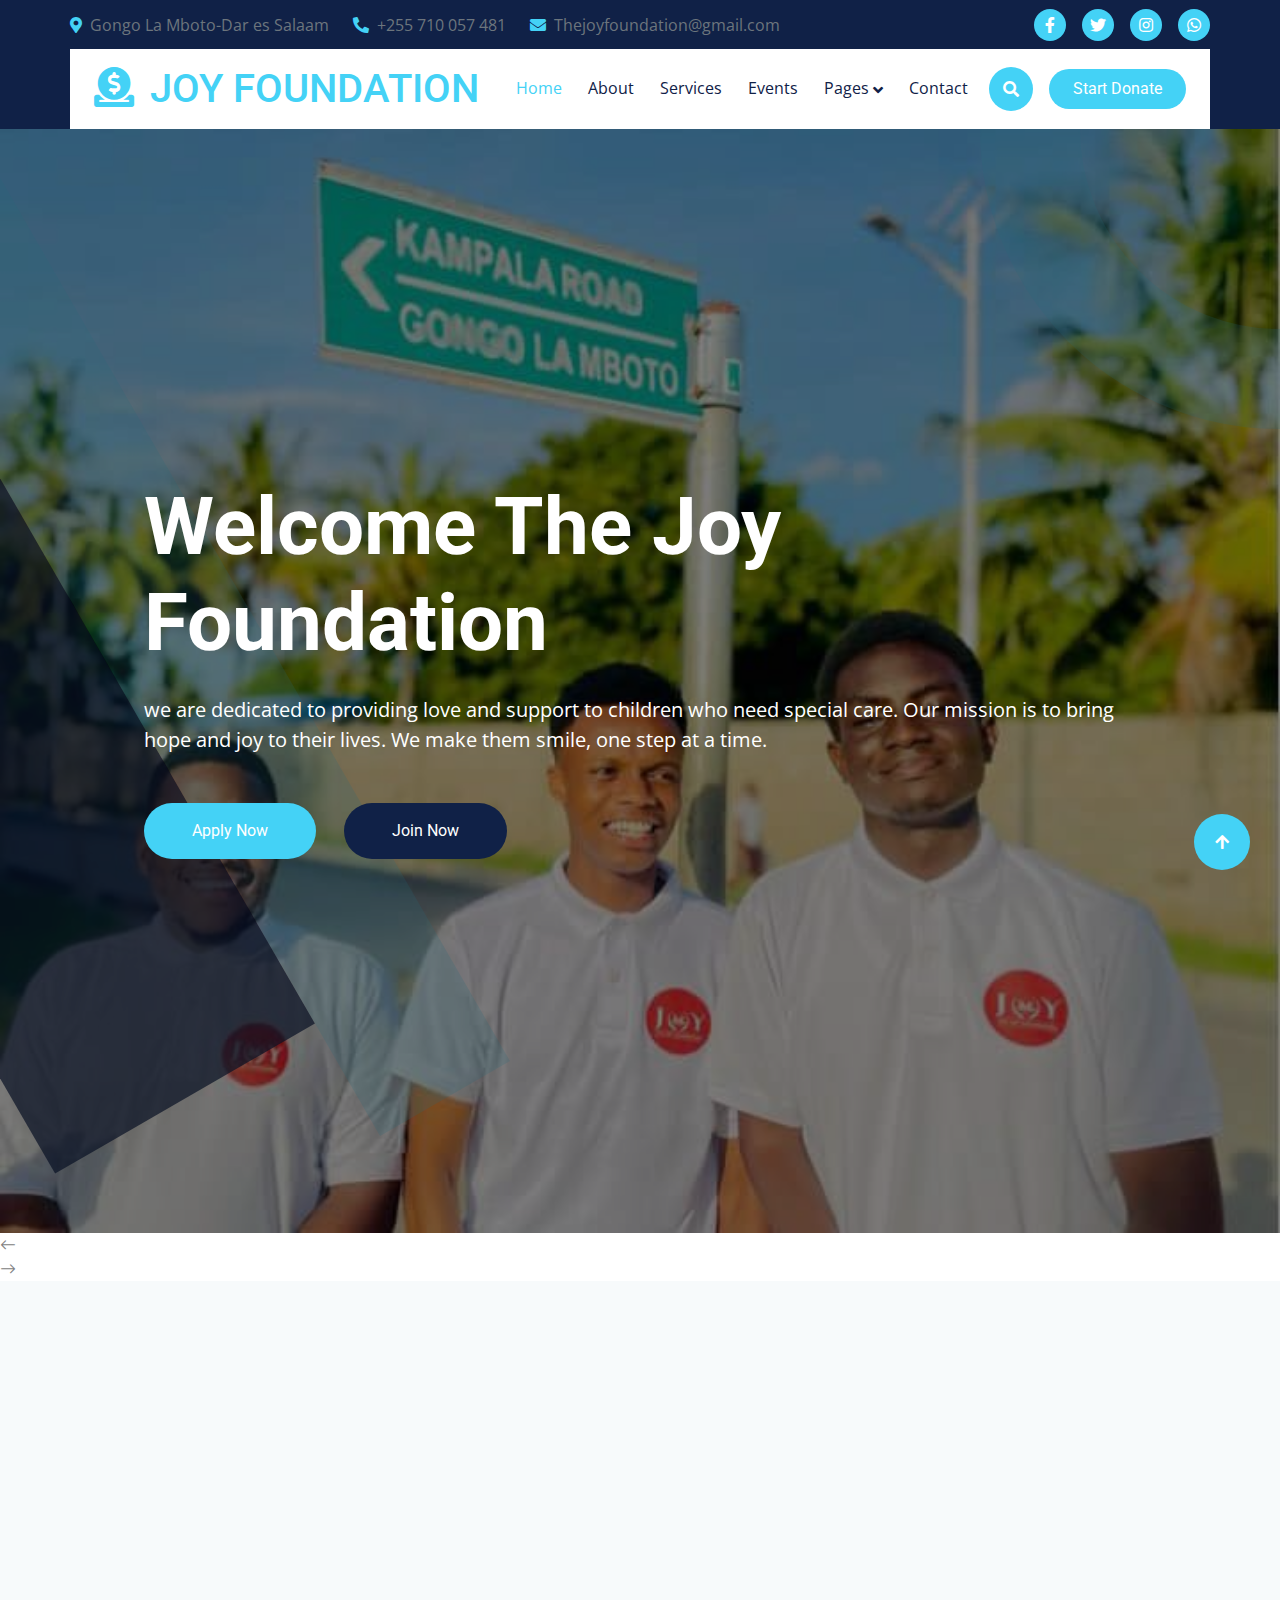
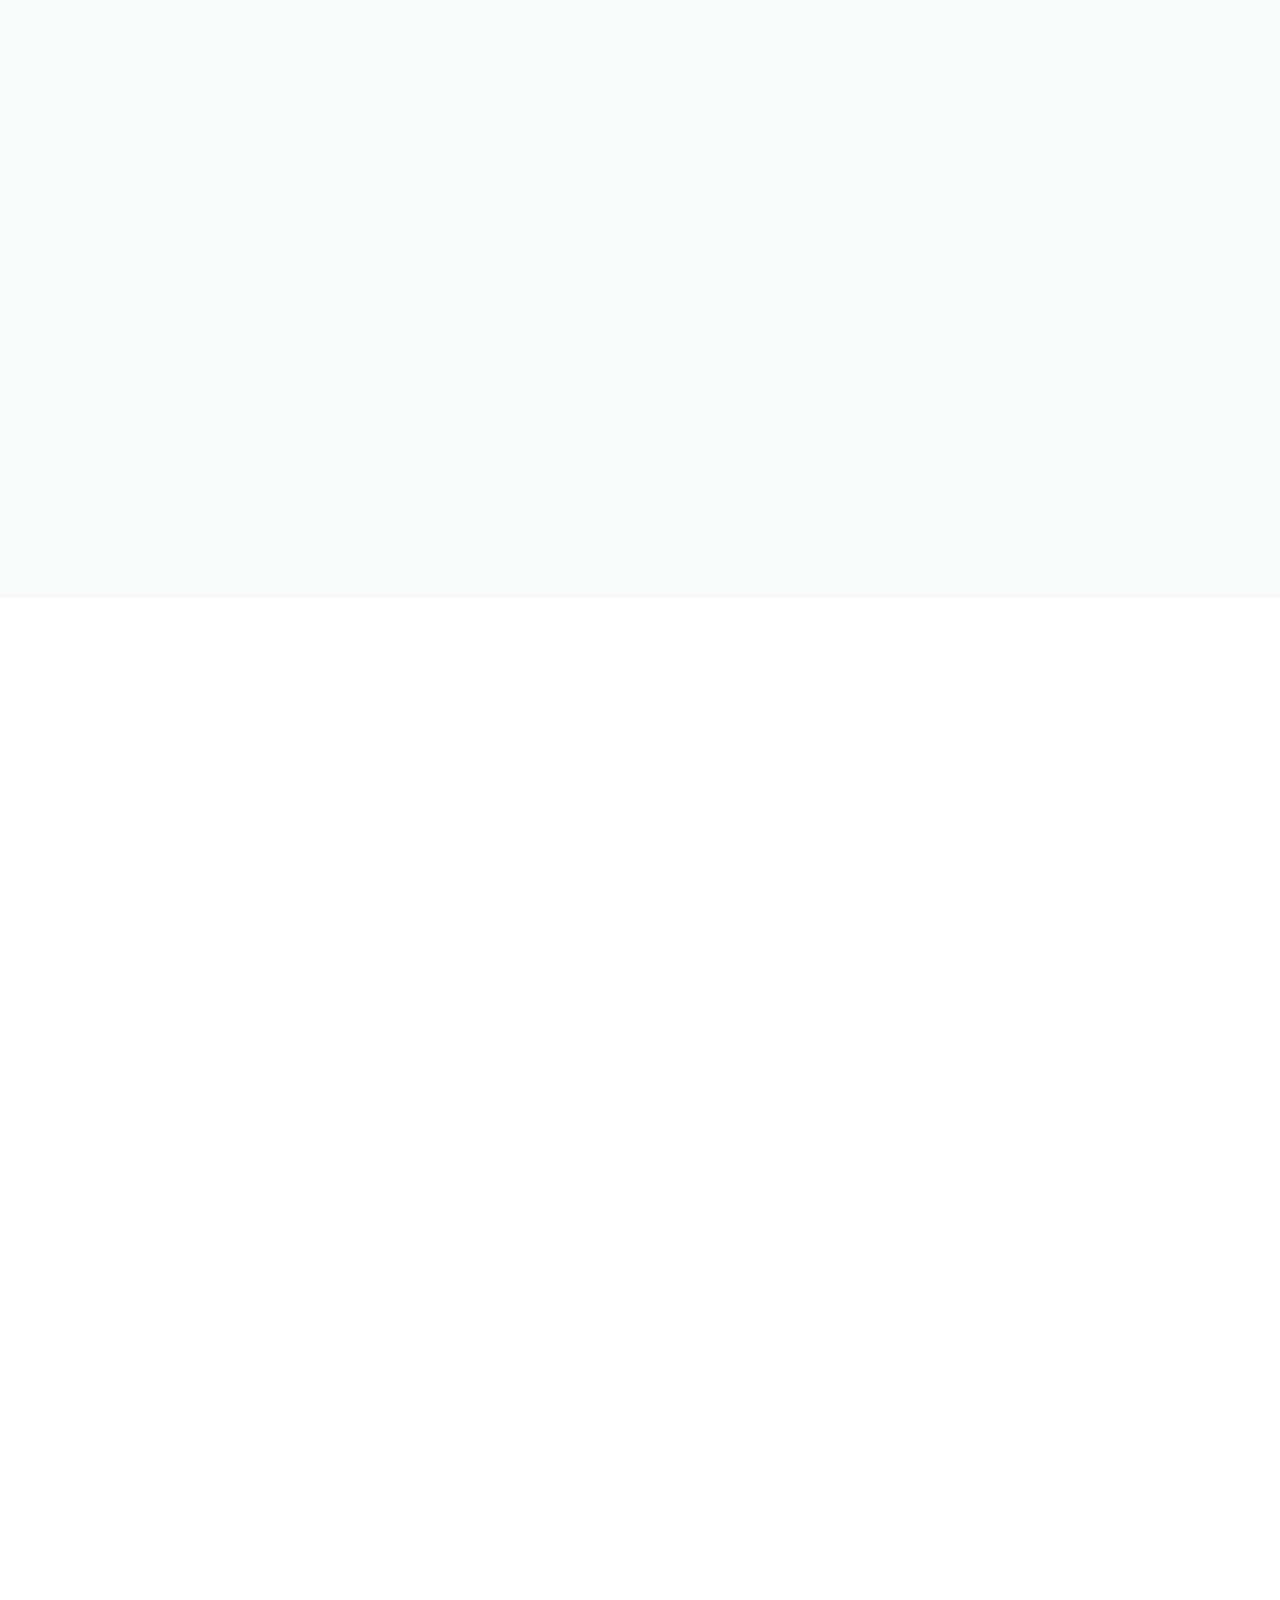
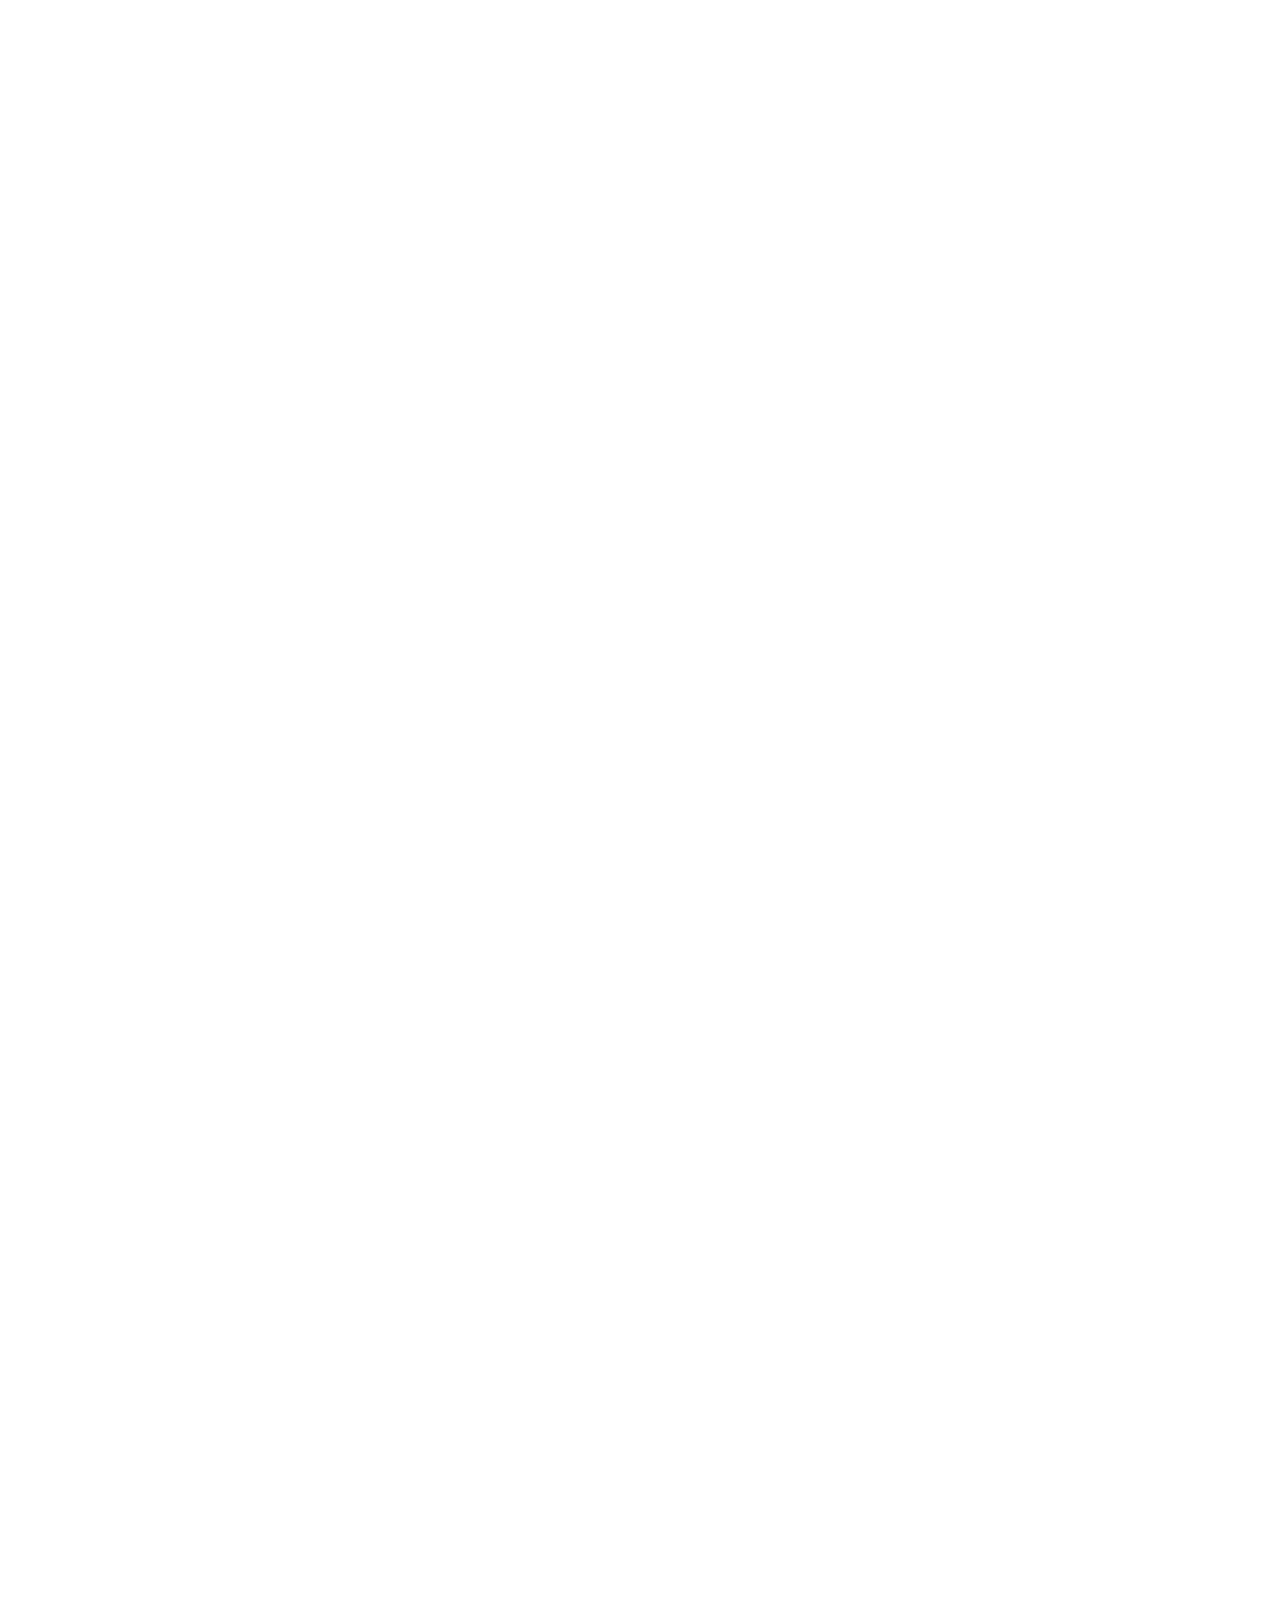
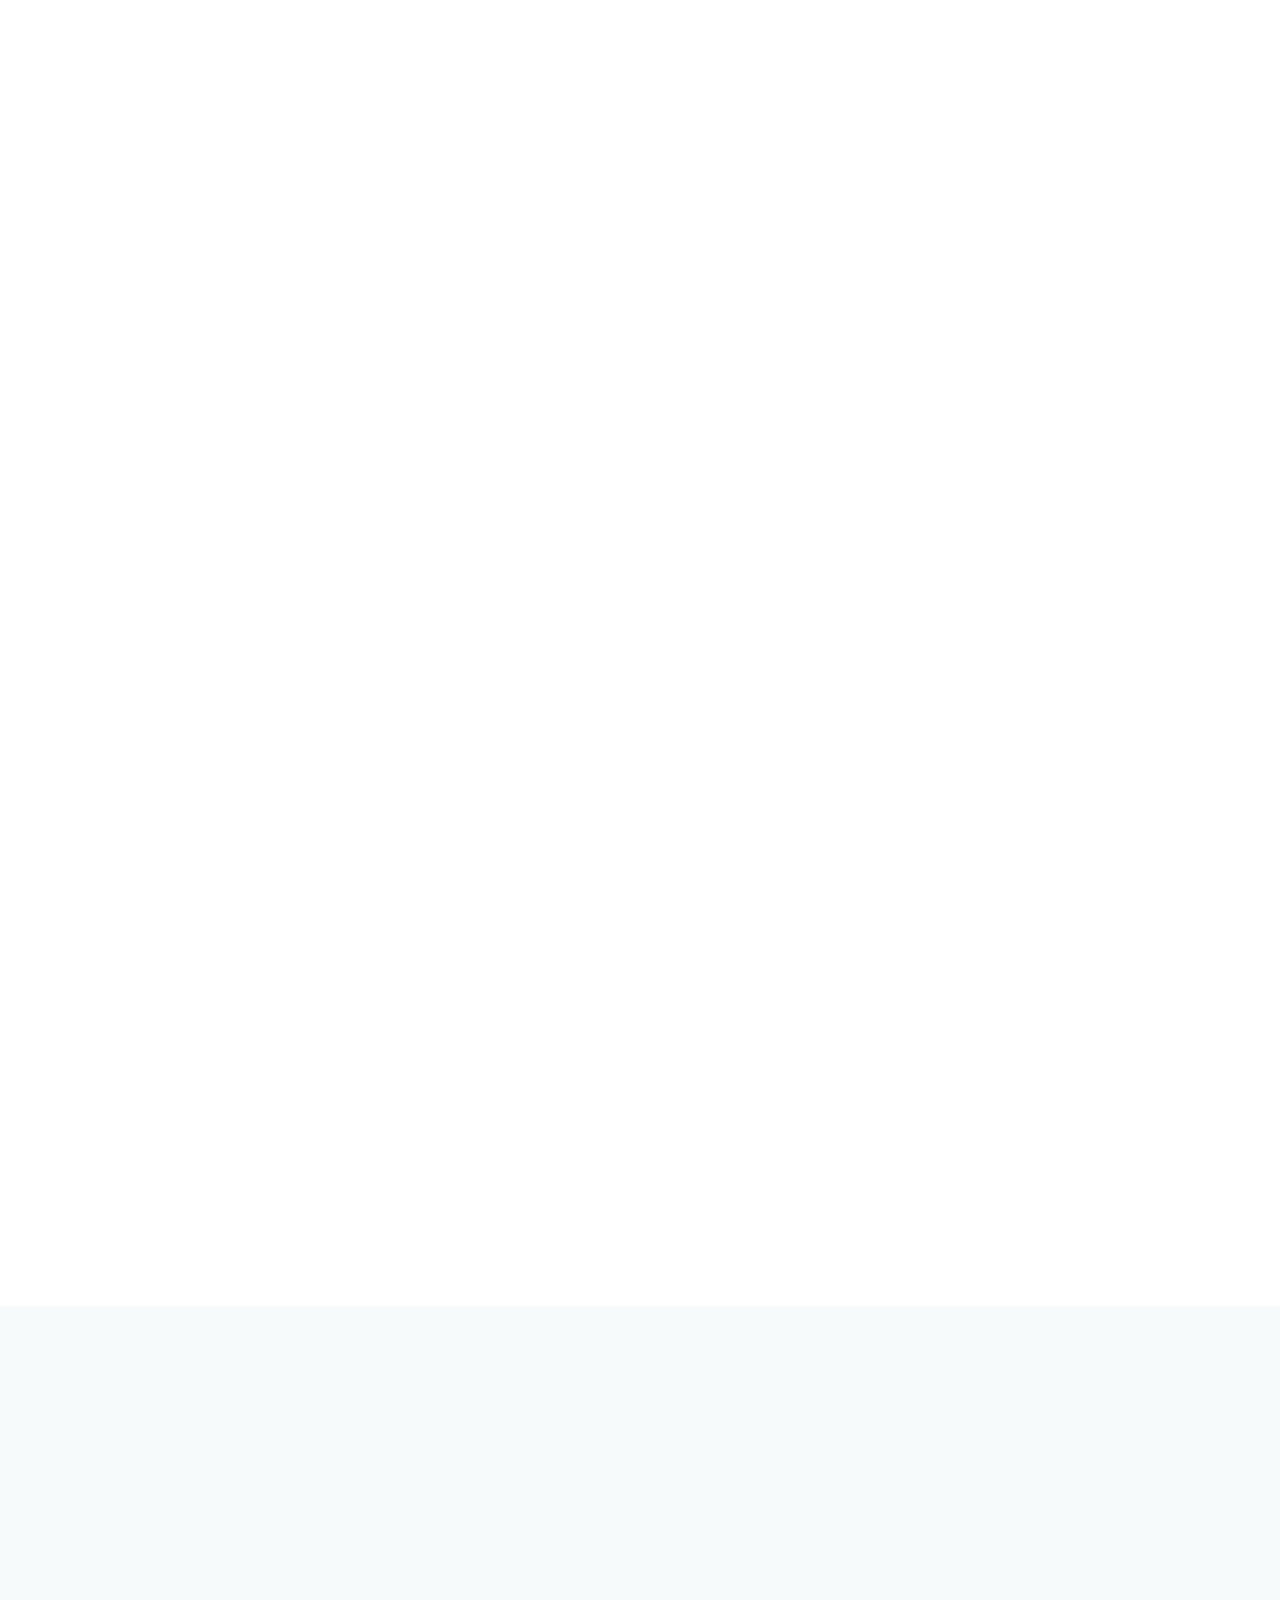
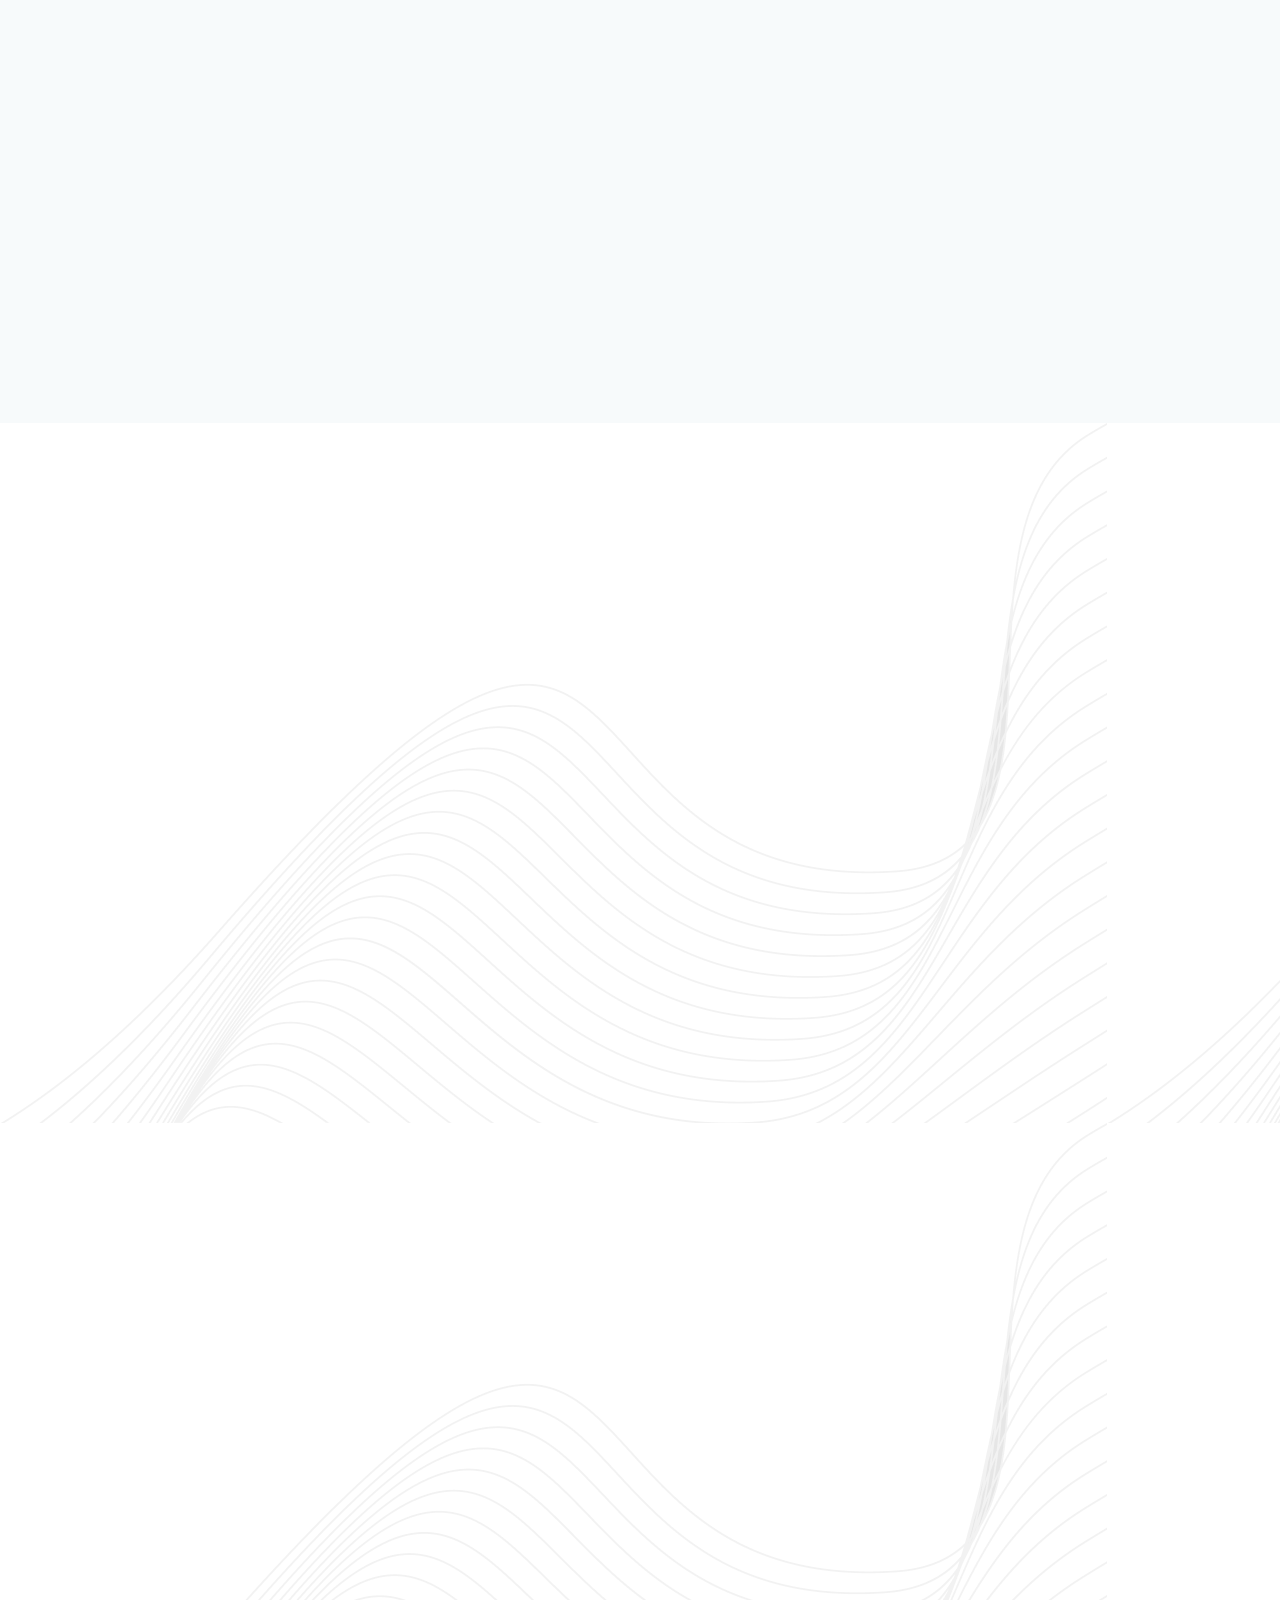
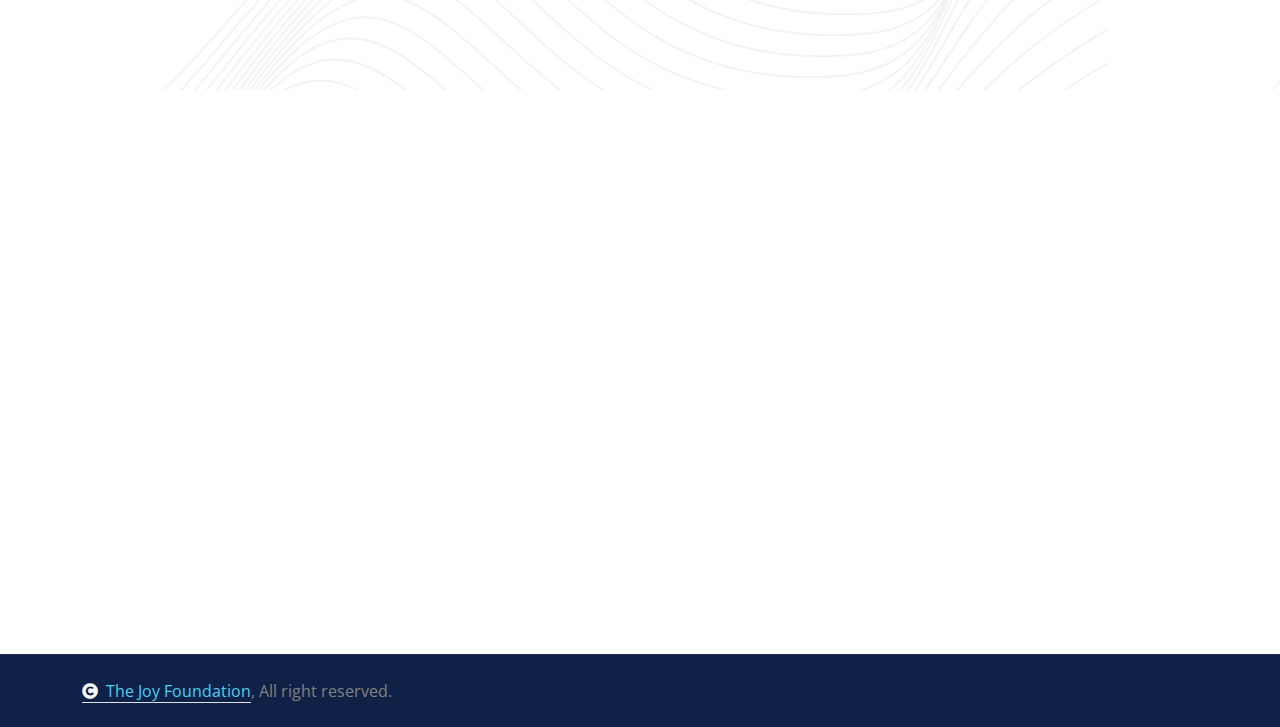
<file: index.html>
<!DOCTYPE html>
<html lang="en">

    <head>
        <meta charset="utf-8">
        <title>The Joy Foundation</title>
        <meta content="width=device-width, initial-scale=1.0" name="viewport">
        <meta content="" name="keywords">
        <meta content="" name="description">

        <!-- Google Web Fonts -->
        <link rel="preconnect" href="https://fonts.googleapis.com">
        <link rel="preconnect" href="https://fonts.gstatic.com" crossorigin>
        <link href="https://fonts.googleapis.com/css2?family=Open+Sans:wght@400;500;600;700&family=Roboto:wght@400;500;700&display=swap" rel="stylesheet"> 

        <!-- Icon Font Stylesheet -->
        <link rel="stylesheet" href="https://use.fontawesome.com/releases/v5.15.4/css/all.css"/>
        <link href="https://cdn.jsdelivr.net/npm/bootstrap-icons@1.4.1/font/bootstrap-icons.css" rel="stylesheet">

        <!-- Libraries Stylesheet -->
        <link rel="stylesheet" href="https://cdnjs.cloudflare.com/ajax/libs/animate.css/4.1.1/animate.min.css"/>
        <link href="lib/animate/animate.min.css" rel="stylesheet">
        <link href="lib/owlcarousel/assets/owl.carousel.min.css" rel="stylesheet">
        <link href="lib/lightbox/css/lightbox.min.css" rel="stylesheet">


        <!-- Customized Bootstrap Stylesheet -->
        <link href="css/bootstrap.min.css" rel="stylesheet">

        <!-- Template Stylesheet -->
        <link href="css/style.css" rel="stylesheet">
    </head>

    <body>

        <!-- Spinner Start -->
        <div id="spinner" class="show bg-white position-fixed translate-middle w-100 vh-100 top-50 start-50 d-flex align-items-center justify-content-center">
            <div class="spinner-border text-primary" style="width: 3rem; height: 3rem;" role="status">
                <span class="sr-only">Loading...</span>
            </div>
        </div>
        <!-- Spinner End -->


        <!-- Topbar Start -->
        <div class="container-fluid topbar px-0 d-none d-lg-block">
            <div class="container px-0">
                <div class="row gx-0 align-items-center" style="height: 45px;">
                    <div class="col-lg-8 text-center text-lg-start mb-lg-0">
                        <div class="d-flex flex-wrap">
                            <a href="#" class="text-muted me-4"><i class="fas fa-map-marker-alt text-primary me-2"></i>Gongo La Mboto-Dar es Salaam</a>
                            <a href="#" class="text-muted me-4"><i class="fas fa-phone-alt text-primary me-2"></i>+255 710 057 481</a>
                            <a href="#" class="text-muted me-0"><i class="fas fa-envelope text-primary me-2"></i>Thejoyfoundation@gmail.com</a>
                        </div>
                    </div>
                    <div class="col-lg-4 text-center text-lg-end">
                        <div class="d-flex align-items-center justify-content-end">
                            <a href="#" class="btn btn-primary btn-square rounded-circle nav-fill me-3"><i class="fab fa-facebook-f text-white"></i></a>
                            <a href="#" class="btn btn-primary btn-square rounded-circle nav-fill me-3"><i class="fab fa-twitter text-white"></i></a>
                            
                            <a href="#" class="btn btn-primary btn-square rounded-circle nav-fill me-3"><i class="fab fa-instagram text-white"></i></a>
                            <a href="#" class="btn btn-primary btn-square rounded-circle nav-fill me-0"><i class="fab fa-whatsapp text-white"></i></a>
                        </div>
                    </div>
                </div>
            </div>
        </div>
        <!-- Topbar End -->


        <!-- Navbar & Hero Start -->
        <div class="container-fluid sticky-top px-0">
            <div class="position-absolute bg-dark" style="left: 0; top: 0; width: 100%; height: 100%;">
            </div>
            <div class="container px-0">
                <nav class="navbar navbar-expand-lg navbar-dark bg-white py-3 px-4">
                    <a href="index.html" class="navbar-brand p-0">
                        <h1 class="text-primary m-0"><i class="fas fa-donate me-3"></i>JOY FOUNDATION</h1>
                        <!-- <img src="img/logo.png" alt="Logo"> -->
                    </a>
                    <button class="navbar-toggler" type="button" data-bs-toggle="collapse" data-bs-target="#navbarCollapse">
                        <span class="fa fa-bars"></span>
                    </button>
                    <div class="collapse navbar-collapse" id="navbarCollapse">
                        <div class="navbar-nav ms-auto py-0">
                            <a href="index.html" class="nav-item nav-link active">Home</a>
                            <a href="about.html" class="nav-item nav-link">About</a>
                            <a href="service.html" class="nav-item nav-link">Services</a>
                            <a href="project.html" class="nav-item nav-link">Events</a>
                            <div class="nav-item dropdown">
                                <a href="#" class="nav-link dropdown-toggle" data-bs-toggle="dropdown">Pages</a>
                                <div class="dropdown-menu m-0">
                                    <a href="blog.html" class="dropdown-item">Our Blog</a>
                                    <a href="team.html" class="dropdown-item">Our Team</a>
                                    <a href="testimonial.html" class="dropdown-item">Testimonial</a>
                                    <a href="faqs.html" class="dropdown-item">FAQs</a>
                                    <a href="404.html" class="dropdown-item">404 Page</a>
                                </div>
                            </div>
                            <a href="contact.html" class="nav-item nav-link">Contact</a>
                        </div>
                        <div class="d-flex align-items-center flex-nowrap pt-xl-0">
                            <button class="btn btn-primary btn-md-square mx-2" data-bs-toggle="modal" data-bs-target="#searchModal"><i class="fas fa-search"></i></button>
                            <a href="#" class="btn btn-primary rounded-pill text-white py-2 px-4 ms-2 flex-wrap flex-sm-shrink-0">Start Donate</a>
                        </div>
                    </div>
                </nav>
            </div>
        </div>
        <!-- Navbar & Hero End -->

        <!-- Modal Search Start -->
        <div class="modal fade" id="searchModal" tabindex="-1" aria-labelledby="exampleModalLabel" aria-hidden="true">
            <div class="modal-dialog modal-fullscreen">
                <div class="modal-content rounded-0">
                    <div class="modal-header">
                        <h4 class="modal-title mb-0" id="exampleModalLabel">Search by keyword</h4>
                        <button type="button" class="btn-close" data-bs-dismiss="modal" aria-label="Close"></button>
                    </div>
                    <div class="modal-body d-flex align-items-center">
                        <div class="input-group w-75 mx-auto d-flex">
                            <input type="search" class="form-control p-3" placeholder="keywords" aria-describedby="search-icon-1">
                            <span id="search-icon-1" class="input-group-text p-3"><i class="fa fa-search"></i></span>
                        </div>
                    </div>
                </div>
            </div>
        </div>
        <!-- Modal Search End -->

        <!-- Carousel Start -->
        <div class="header-carousel owl-carousel">
            <div class="header-carousel-item">
                <div class="header-carousel-item-img-1">
                    <img src="img/edd.jpg" class="img-fluid w-100" alt="Image">
                </div>
                <div class="carousel-caption">
                    <div class="carousel-caption-inner text-start p-3">
                        <h1 class="display-1 text-capitalize text-white mb-4 fadeInUp animate__animated" data-animation="fadeInUp" data-delay="1.3s" style="animation-delay: 1.3s;">Welcome The Joy Foundation</h1>
                        <p class="mb-5 fs-5 fadeInUp animate__animated" data-animation="fadeInUp" data-delay="1.5s" style="animation-delay: 1.5s;">we are dedicated to providing love and support to children who need special care. Our mission is to bring hope and joy to their lives. We make them smile, one step at a time.
                            </p>
                        <a class="btn btn-primary rounded-pill py-3 px-5 mb-4 me-4 fadeInUp animate__animated" data-animation="fadeInUp" data-delay="1.5s" style="animation-delay: 1.7s;" href="#">Apply Now</a>
                        <a class="btn btn-dark rounded-pill py-3 px-5 mb-4 fadeInUp animate__animated" data-animation="fadeInUp" data-delay="1.5s" style="animation-delay: 1.7s;" href="#">Join Now</a>
                    </div>
                </div>
            </div>
            <div class="header-carousel-item mx-auto">
                <div class="header-carousel-item-img-2">
                    <img src="img/event.jpg" class="img-fluid w-100" alt="Image">
                </div>
                <div class="carousel-caption">
                    <div class="carousel-caption-inner text-center p-3">
                        <h1 class="display-1 text-capitalize text-white mb-4">We believe in the power of community and compassion.</h1>
                        <p class="mb-5 fs-5">Our mission is to bring hope and support to those in need. We make them smile, one step at a time.</p>
                        <a class="btn btn-primary rounded-pill py-3 px-5 mb-4 me-4" href="#">Join Now</a>
                        <a class="btn btn-dark rounded-pill py-3 px-5 mb-4" href="#">Read More</a>
                    </div>
                </div>
            </div>
            <div class="header-carousel-item">
                <div class="header-carousel-item-img-3">
                    <img src="img/watoto.jpg" class="img-fluid w-100" alt="Image">
                </div>
                <div class="carousel-caption">
                    <div class="carousel-caption-inner text-end p-3">
                        <h1 class="display-1 text-capitalize text-white mb-4">Join us The Joy Foundation</h1>
                        <p class="mb-5 fs-5">we believe every child deserves a chance to thrive. We are committed to offering the care and support that children with special needs require. </p>
                        <a class="btn btn-primary rounded-pill py-3 px-5 mb-4 me-4" href="#">Join Now</a>
                        <a class="btn btn-dark rounded-pill py-3 px-5 mb-4" href="#">Read More</a>
                    </div>
                </div>
            </div>
        </div>
        <!-- Carousel End -->


        <!-- About Start -->
        <div class="container-fluid about bg-light py-5">
            <div class="container py-5">
                <div class="row g-5 align-items-center">
                    <div class="col-lg-6 col-xl-5 wow fadeInLeft" data-wow-delay="0.1s">
                        <div class="about-img">
                            <img src="img/CEOE.jpg" class="img-fluid w-100 rounded-top bg-white" alt="Image">
                            <img src="img/dono.jpg" class="img-fluid w-100 rounded-bottom" alt="Image">
                        </div>
                    </div>
                    <div class="col-lg-6 col-xl-7 wow fadeInRight" data-wow-delay="0.3s">
                        <h4 class="text-primary">About Us</h4>
                        <h1 class="display-5 mb-4">We are dedicated to making a positive impact in our community</h1>
                        <p class="text ps-4 mb-4">Our team is passionate about Charity nd we work tirelessly to support those in need.
                            Since our founding in 2022, We believe in the power of community and the difference we can make together. 
                            Join us in our mission to create a better world for everyone.
                        </p>
                        <div class="row g-4 justify-content-between mb-5">
                            <div class="col-lg-6 col-xl-5">
                                <p class="text-dark"><i class="fas fa-check-circle text-primary me-1"></i> Food Distribution</p>
                                <p class="text-dark mb-0"><i class="fas fa-check-circle text-primary me-1"></i> Environmental Clean-Up</p>
                               
                            </div>
                            <div class="col-lg-6 col-xl-7">
                                <p class="text-dark"><i class="fas fa-check-circle text-primary me-1"></i> Healthcare Initiatives</p>
                                <p class="text-dark mb-0"><i class="fas fa-check-circle text-primary me-1"></i> Blood Donation Drives</p> 
                            </div>
                        </div>
                        <div class="row g-4 justify-content-between mb-5">
                            <div class="col-xl-5"><a href="about.html" class="btn btn-primary rounded-pill py-3 px-5">Discover More</a></div>
                            <div class="col-xl-7 mb-5">
                                <div class="about-customer d-flex position-relative">
                                    <img src="img/member1.jpg" class="img-fluid btn-xl-square position-absolute" style="left: 0; top: 0;"  alt="Image">
                                    <img src="img/member3.jpg" class="img-fluid btn-xl-square position-absolute" style="left: 45px; top: 0;" alt="Image">
                                    <img src="img/member2.jpg" class="img-fluid btn-xl-square position-absolute" style="left: 90px; top: 0;" alt="Image">
                                    <img src="img/member4.jpg" class="img-fluid btn-xl-square position-absolute" style="left: 135px; top: 0;" alt="Image">
                                    <div class="position-absolute text-dark" style="left: 220px; top: 10px;">
                                        <p class="mb-0">100+ Trusted</p>
                                        <p class="mb-0">Organization Members</p>
                                    </div>
                                </div>
                            </div>
                        </div>
                        <div class="row g-4 text-center align-items-center justify-content-center">
                            <div class="col-sm-4">
                                <div class="bg-primary rounded p-4">
                                    <div class="d-flex align-items-center justify-content-center">
                                        <span class="counter-value fs-1 fw-bold text-dark" data-toggle="counter-up">32</span>
                                        <h4 class="text-dark fs-1 mb-0" style="font-weight: 600; font-size: 25px;">k+</h4>
                                    </div>
                                    <div class="w-100 d-flex align-items-center justify-content-center">
                                        <p class="text-white mb-0">Complete Charity</p>
                                    </div>
                                </div>
                            </div>
                            <div class="col-sm-4">
                                <div class="bg-dark rounded p-4">
                                    <div class="d-flex align-items-center justify-content-center">
                                        <span class="counter-value fs-1 fw-bold text-white" data-toggle="counter-up">3</span>
                                        <h4 class="text-white fs-1 mb-0" style="font-weight: 600; font-size: 25px;">+</h4>
                                    </div>
                                    <div class="w-100 d-flex align-items-center justify-content-center">
                                        <p class="mb-0">Years Of Experience</p>
                                    </div>
                                </div>
                            </div>
                            <div class="col-sm-4">
                                <div class="bg-primary rounded p-4">
                                    <div class="d-flex align-items-center justify-content-center">
                                        <span class="counter-value fs-1 fw-bold text-dark" data-toggle="counter-up">137</span>
                                        <h4 class="text-dark fs-1 mb-0" style="font-weight: 600; font-size: 25px;">+</h4>
                                    </div>
                                    <div class="w-100 d-flex align-items-center justify-content-center">
                                        <p class="text-white mb-0">Team Members</p>
                                    </div>
                                </div>
                            </div>
                        </div>
                    </div>
                </div>
            </div>
        </div>
        <!-- About End -->


        <!-- Services Start -->
        <div class="container-fluid service py-5">
            <div class="container py-5">
                <div class="text-center mx-auto pb-5 wow fadeInUp" data-wow-delay="0.1s" style="max-width: 800px;">
                    <h4 class="text-primary">Our Services</h4>
                    <h1 class="display-4"> We uplift our community through impactful services.</h1>
                </div>
                <div class="row g-4 justify-content-center text-center">
                    <div class="col-md-6 col-lg-4 col-xl-3 wow fadeInUp" data-wow-delay="0.1s">
                        <div class="service-item bg-light rounded">
                            <div class="service-img">
                                <img src="img/watoto.jpg" class="img-fluid w-100 rounded-top" alt="">
                            </div>
                            <div class="service-content text-center p-4">
                                <div class="service-content-inner">
                                    <a href="#" class="h4 mb-4 d-inline-flex text-start"><i class="fas fa-users fa-2x me-2"></i> Community Outreach Programs</a>
                                    <p class="mb-4">We organize and participate in events that bring essential resources and support directly to underserved communities.
                                         This includes food drives, health camps, and educational workshops.
                                    </p>
                                    <a class="btn btn-light rounded-pill py-2 px-4" href="servicereadmore.html">Read More</a>
                                </div>
                            </div>
                        </div>
                    </div>
                    <div class="col-md-6 col-lg-4 col-xl-3 wow fadeInUp" data-wow-delay="0.3s">
                        <div class="service-item bg-light rounded">
                            <div class="service-img">
                                <img src="img/education.jpg" class="img-fluid w-100 rounded-top" alt="">
                            </div>
                            <div class="service-content text-center p-4">
                                <div class="service-content-inner">
                                    <a href="#" class="h4 mb-4 d-inline-flex text-start"><i class="fas fa-graduation-cap fa-2x me-2"></i> Educational Support</a>
                                    <p class="mb-4">We empower through education by providing uniforms, exercise books, pens, and personalized guidance, ensuring that children and young adults have the resources and support they need to succeed academically.
                                    </p>
                                    <a class="btn btn-light rounded-pill py-2 px-4" href="servicereadmore.html">Read More</a>
                                </div>
                            </div>
                        </div>
                    </div>
                    <div class="col-md-6 col-lg-4 col-xl-3 wow fadeInUp" data-wow-delay="0.5s">
                        <div class="service-item bg-light rounded">
                            <div class="service-img">
                                <img src="img/healthy.jpg" class="img-fluid w-100 rounded-top" alt="">
                            </div>
                            <div class="service-content text-center p-4">
                                <div class="service-content-inner">
                                    <a href="#" class="h4 mb-4 d-inline-flex text-start"><i class="fas fa-heartbeat fa-2x me-2"></i> Healthcare Initiatives</a>
                                    <p class="mb-4">Access to healthcare is a fundamental right. We offer health awareness campaigns and support for chronic illnesses, ensuring necessary care. Additionally, we organize blood donation drives to promote community well-being.
                                        </p>
                                    <a class="btn btn-light rounded-pill py-2 px-4" href="servicereadmore.html">Read More</a>
                                </div>
                            </div>
                        </div>
                    </div>
                    <div class="col-md-6 col-lg-4 col-xl-3 wow fadeInUp" data-wow-delay="0.7s">
                        <div class="service-item bg-light rounded">
                            <div class="service-img">
                                <img src="img/item.jpg" class="img-fluid w-100 rounded-top" alt="">
                            </div>
                            <div class="service-content text-center p-4">
                                <div class="service-content-inner">
                                    <a href="#" class="h4 mb-4 d-inline-flex text-start"><i class="fas fa-box-open fa-2x me-2"></i>  Provision of Essential Items</a>
                                    <p class="mb-4">We support orphan centers by providing essential items such as food, soap, oil, and utensils.
                                         Our goal is to ensure that children have the necessary resources for a healthy and comfortable life.
                                        </p>
                                    <a class="btn btn-light rounded-pill py-2 px-4" href="servicereadmore.html">Read More</a>
                                </div>
                            </div>
                        </div>
                    </div>
                    <div class="col-12">
                        <a class="btn btn-primary rounded-pill py-3 px-5 wow fadeInUp" data-wow-delay="0.1s" href="servicereadmore.html">Services More</a>
                    </div>
                </div>
            </div>
        </div>
        <!-- Services End -->


        <!-- Project Start -->
        <div class="container-fluid project">
            <div class="container">
                <div class="text-center mx-auto pb-5 wow fadeInUp" data-wow-delay="0.1s" style="max-width: 800px;">
                    <h4 class="text-primary">Our Charity</h4>
                    <h1 class="display-4">Explore Our Latest Charity</h1>
                </div>
                <div class="project-carousel owl-carousel wow fadeInUp" data-wow-delay="0.1s">
                    <div class="project-item h-100 wow fadeInUp" data-wow-delay="0.1s">
                        <div class="project-img">
                            <img src="img/blodnor.jpg" class="img-fluid w-100 rounded" alt="Image">
                        </div>
                        <div class="project-content bg-light rounded p-4">
                            <div class="project-content-inner">
                                <div class="project-icon mb-3"><i class="fas fa-hand-holding-heart fa-2x me-2"></i> </div>
                                <p class="text-dark fs-5 mb-3">Blood Donation</p>
                                <a href="#" class="h4">We organize blood donation drives to our community.</a>
                                <div class="pt-4">
                                    <a class="btn btn-light rounded-pill py-3 px-5" href="project.html">Read More</a>
                                </div>
                            </div>
                        </div>
                    </div>
                    <div class="project-item h-100 wow fadeInUp" data-wow-delay="0.3s">
                        <div class="project-img">
                            <img src="img/toou.jpg" class="img-fluid w-100 rounded" alt="Image">
                        </div>
                        <div class="project-content bg-light rounded p-4">
                            <div class="project-content-inner">
                                <div class="project-icon mb-3"><i class="fa fa-car fa-2x text-primary"></i>
                                </div>
                                <p class="text-dark fs-5 mb-3">Charity Tour</p>
                                <a href="#" class="h4">Spending time with orphans provides them with emotional support and joy.



                                </a>
                                <div class="pt-4">
                                    <a class="btn btn-light rounded-pill py-3 px-5" href="project.html">Read More</a>
                                </div>
                            </div>
                        </div>
                    </div>
                    <div class="project-item h-100">
                        <div class="project-img">
                            <img src="img/food.jpg" class="img-fluid w-100 rounded" alt="Image">
                        </div>
                        <div class="project-content bg-light rounded p-4">
                            <div class="project-content-inner">
                                <div class="project-icon mb-3"><i class="fas fa-utensils fa-2x text-primary"></i>

                               </div>
                                <p class="text-dark fs-5 mb-3">Food Donation</p>
                                <a href="#" class="h4">Food Donation program ensures that surplus food reaches those orphan childrens
                                </a>
                                <div class="pt-4">
                                    <a class="btn btn-light rounded-pill py-3 px-5" href="project.html">Read More</a>
                                </div>
                            </div>
                        </div>
                    </div>
                </div>
            </div>
        </div>
        <!-- Project End -->


        <!-- Blog Start -->
        <div class="container-fluid blog pb-5">
            <div class="container pb-5">
                <div class="text-center mx-auto pb-5 wow fadeInUp" data-wow-delay="0.1s" style="max-width: 800px;">
                    <h4 class="text-primary">Our Blogs</h4>
                    <h1 class="display-4">Latest Articles & News from the Blogs</h1>
                </div>
                <div class="row g-4 justify-content-center">
                    <div class="col-md-6 col-lg-6 col-xl-4 wow fadeInUp" data-wow-delay="0.1s">
                        <div class="blog-item bg-light rounded p-4" style="background-image: url(img/bg.png);">
                            <div class="mb-4">
                                <h4 class="text-primary mb-2">Donation</h4>
                                <div class="d-flex justify-content-between">
                                    <p class="mb-0"><span class="text-dark fw-bold">On</span> Nov 24, 2024</p>
                                    <p class="mb-0"><span class="text-dark fw-bold">By</span> Noel R. Munuo</p>
                                </div>
                            </div>
                            <div class="project-img">
                                <img src="img/kamee.jpg" class="img-fluid w-100 rounded" alt="Image">
                                <div class="blog-plus-icon">
                                    <a href="img/kamee.jpg" data-lightbox="blog-1" class="btn btn-primary btn-md-square rounded-pill"><i class="fas fa-plus fa-1x"></i></a>
                                </div>
                            </div>
                            <div class="my-4">
                                <a href="#" class="h4">Revisiting Our Donation & Distribution Goals</a>
                            </div>
                            <a class="btn btn-primary rounded-pill py-2 px-4" href="articles.html">Explore More</a>
                        </div>
                    </div>
                    <div class="col-md-6 col-lg-6 col-xl-4 wow fadeInUp" data-wow-delay="0.3s">
                        <div class="blog-item bg-light rounded p-4" style="background-image: url(img/bg.png);">
                            <div class="mb-4">
                                <h4 class="text-primary mb-2">Membership</h4>
                                <div class="d-flex justify-content-between">
                                    <p class="mb-0"><span class="text-dark fw-bold">On</span> Nov 17, 2024</p>
                                    <p class="mb-0"><span class="text-dark fw-bold">By</span> Edwin Kameya</p>
                                </div>
                            </div>
                            <div class="project-img">
                                <img src="img/kamee.jpg" class="img-fluid w-100 rounded" alt="Image">
                                <div class="blog-plus-icon">
                                    <a href="img/kamee.jpg" data-lightbox="blog-2" class="btn btn-primary btn-md-square rounded-pill"><i class="fas fa-plus fa-1x"></i></a>
                                </div>
                            </div>
                            <div class="my-4">
                                <a href="#" class="h4">All Members in The Joy Foundation have to be registered</a>
                            </div>
                            <a class="btn btn-primary rounded-pill py-2 px-4" href="articles.html">Explore More</a>
                        </div>
                    </div>
                    <div class="col-md-6 col-lg-6 col-xl-4 wow fadeInUp" data-wow-delay="0.5s">
                        <div class="blog-item bg-light rounded p-4" style="background-image: url(img/bg.png);">
                            <div class="mb-4">
                                <h4 class="text-primary mb-2">Meeting</h4>
                                <div class="d-flex justify-content-between">
                                    <p class="mb-0"><span class="text-dark fw-bold">On</span> Nov 18, 2024</p>
                                    <p class="mb-0"><span class="text-dark fw-bold">By</span> Anton Chelesi</p>
                                </div>
                            </div>
                            <div class="project-img">
                                <img src="img/kamee.jpg" class="img-fluid w-100 rounded" alt="Image">
                                <div class="blog-plus-icon">
                                    <a href="img/kamee.jpg" data-lightbox="blog-3" class="btn btn-primary btn-md-square rounded-pill"><i class="fas fa-plus fa-1x"></i></a>
                                </div>
                            </div>
                            <div class="my-4">
                                <a href="#" class="h4">Ensure effective team working of Organization</a>
                            </div>
                            <a class="btn btn-primary rounded-pill py-2 px-4" href="articles.html">Explore More</a>
                        </div>
                    </div>
                </div>
            </div>
        </div>
        <!-- Blog End -->


        <!-- Team Start -->
        <div class="container-fluid team pb-5">
            <div class="container pb-5">
                <div class="text-center mx-auto pb-5 wow fadeInUp" data-wow-delay="0.1s" style="max-width: 800px;">
                    <h4 class="text-primary">Our Team</h4>
                    <h1 class="display-4">Our Joy Foundation Dedicated Team Member</h1>
                </div>
                <div class="row g-4 justify-content-center">
                    <div class="col-sm-6 col-md-6 col-lg-4 col-xl-3 wow fadeInUp" data-wow-delay="0.1s">
                        <div class="team-item rounded">
                            <div class="team-img">
                                <img src="img/kamee.jpg" class="img-fluid w-100 rounded-top" alt="Image">
                                <div class="team-icon">
                                    <a class="btn btn-primary btn-sm-square text-white rounded-circle mb-3" href=""><i class="fas fa-share-alt"></i></a>
                                    <div class="team-icon-share">
                                        <a class="btn btn-primary btn-sm-square text-white rounded-circle mb-3" href=""><i class="fab fa-facebook-f"></i></a>
                                        <a class="btn btn-primary btn-sm-square text-white rounded-circle mb-3" href=""><i class="fab fa-twitter"></i></a>
                                        <a class="btn btn-primary btn-sm-square text-white rounded-circle mb-0" href=""><i class="fab fa-instagram"></i></a>
                                    </div>
                                </div>
                            </div>
                            <div class="team-content bg-dark text-center rounded-bottom p-4">
                                <div class="team-content-inner rounded-bottom">
                                    <h4 class="text-white">Edwin B.Kameya</h4>
                                    <p class="text-muted mb-0">CEO & Founder</p>
                                </div>
                            </div>
                        </div>
                    </div>
                    <div class="col-sm-6 col-md-6 col-lg-4 col-xl-3 wow fadeInUp" data-wow-delay="0.3s">
                        <div class="team-item rounded">
                            <div class="team-img">
                                <img src="img/kamee.jpg" class="img-fluid w-100 rounded-top" alt="Image">
                                <div class="team-icon">
                                    <a class="btn btn-primary btn-sm-square text-white rounded-circle mb-3" href=""><i class="fas fa-share-alt"></i></a>
                                    <div class="team-icon-share">
                                        <a class="btn btn-primary btn-sm-square text-white rounded-circle mb-3" href=""><i class="fab fa-facebook-f"></i></a>
                                        <a class="btn btn-primary btn-sm-square text-white rounded-circle mb-3" href=""><i class="fab fa-twitter"></i></a>
                                        <a class="btn btn-primary btn-sm-square text-white rounded-circle mb-0" href=""><i class="fab fa-instagram"></i></a>
                                    </div>
                                </div>
                            </div>
                            <div class="team-content bg-dark text-center rounded-bottom p-4">
                                <div class="team-content-inner rounded-bottom">
                                    <h4 class="text-white">Noel R. Munuo</h4>
                                    <p class="text-muted mb-0">General Secretary</p>
                                </div>
                            </div>
                        </div>
                    </div>
                    <div class="col-sm-6 col-md-6 col-lg-4 col-xl-3 wow fadeInUp" data-wow-delay="0.5s">
                        <div class="team-item rounded">
                            <div class="team-img">
                                <img src="img/kamee.jpg" class="img-fluid w-100 rounded-top" alt="Image">
                                <div class="team-icon">
                                    <a class="btn btn-primary btn-sm-square text-white rounded-circle mb-3" href=""><i class="fas fa-share-alt"></i></a>
                                    <div class="team-icon-share">
                                        <a class="btn btn-primary btn-sm-square text-white rounded-circle mb-3" href=""><i class="fab fa-facebook-f"></i></a>
                                        <a class="btn btn-primary btn-sm-square text-white rounded-circle mb-3" href=""><i class="fab fa-twitter"></i></a>
                                        <a class="btn btn-primary btn-sm-square text-white rounded-circle mb-0" href=""><i class="fab fa-instagram"></i></a>
                                    </div>
                                </div>
                            </div>
                            <div class="team-content bg-dark text-center rounded-bottom p-4">
                                <div class="team-content-inner rounded-bottom">
                                    <h4 class="text-white">Ozborn Mtigogzwa</h4>
                                    <p class="text-muted mb-0">Accountant</p>
                                </div>
                            </div>
                        </div>
                    </div>
                    <div class="col-sm-6 col-md-6 col-lg-4 col-xl-3 wow fadeInUp" data-wow-delay="0.7s">
                        <div class="team-item rounded">
                            <div class="team-img">
                                <img src="img/kamee.jpg" class="img-fluid w-100 rounded-top" alt="Image">
                                <div class="team-icon">
                                    <a class="btn btn-primary btn-sm-square text-white rounded-circle mb-3" href=""><i class="fas fa-share-alt"></i></a>
                                    <div class="team-icon-share">
                                        <a class="btn btn-primary btn-sm-square text-white rounded-circle mb-3" href=""><i class="fab fa-facebook-f"></i></a>
                                        <a class="btn btn-primary btn-sm-square text-white rounded-circle mb-3" href=""><i class="fab fa-twitter"></i></a>
                                        <a class="btn btn-primary btn-sm-square text-white rounded-circle mb-0" href=""><i class="fab fa-instagram"></i></a>
                                    </div>
                                </div>
                            </div>
                            <div class="team-content bg-dark text-center rounded-bottom p-4">
                                <div class="team-content-inner rounded-bottom">
                                    <h4 class="text-white">Stanley Amani</h4>
                                    <p class="text-muted mb-0">Information & Communication</p>
                                </div>
                            </div>
                        </div>
                    </div>
                </div>
            </div>
        </div>
        <!-- Team End -->


        <!-- Testimonial Start -->
        <div class="container-fluid testimonial bg-light py-5">
            <div class="container py-5">
                <div class="row g-4 align-items-center">
                    <div class="col-xl-4 wow fadeInLeft" data-wow-delay="0.1s">
                        <div class="h-100 rounded">
                            <h4 class="text-primary">Our Feedbacks </h4>
                            <h1 class="display-4 mb-4">Our people are Talking</h1>
                            <p class="mb-4">At the Joy Foundation, we make a meaningful impact by providing essential food, clothing, health education, medical assistance, and joyful activities. Our environmental cleanups and community engagement foster belonging and empowerment. These testimonies reflect
                                 the profound difference we make, offering hope and brighter futures for all.</p>
                            <a class="btn btn-primary rounded-pill text-white py-3 px-5" href="#">Read All Reviews <i class="fas fa-arrow-right ms-2"></i></a>
                        </div>
                    </div>
                    <div class="col-xl-8">
                        <div class="testimonial-carousel owl-carousel wow fadeInUp" data-wow-delay="0.1s">
                            <div class="testimonial-item bg-white rounded p-4 wow fadeInUp" data-wow-delay="0.3s">
                                <div class="d-flex">
                                    <div><i class="fas fa-quote-left fa-3x text-dark me-3"></i></div>
                                    <p class="mt-4">The Joy Foundation has been a lifeline for our community. The health education programs and resources provided have opened doors for many children who would otherwise have no opportunities. Seeing the smiles on their faces and the hope in their eyes is a testament 
                                        to the incredible impact of this organization. We are deeply thankful for their unwavering support
                                    </p>
                                </div>
                                <div class="d-flex justify-content-end">
                                    <div class="my-auto text-end">
                                        <h5>Fatuma Shaban</h5>
                                        <p class="mb-0">Head of Orphanage</p>
                                    </div>
                                    <div class="bg-white rounded-circle ms-3">
                                        <img src="img/kamee.jpg" class="rounded-circle p-2" style="width: 80px; height: 80px; border: 1px solid; border-color: var(--bs-primary);" alt="">
                                    </div>
                                </div>
                            </div>
                            <div class="testimonial-item bg-white rounded p-4 wow fadeInUp" data-wow-delay="0.5s">
                                <div class="d-flex">
                                    <div><i class="fas fa-quote-left fa-3x text-dark me-3"></i></div>
                                    <p class="mt-4">The Joy Foundation has been a beacon of light in our darkest times
                                        . The health education programs have empowered us to take better care of ourselves and our children. The environmental cleanups and the fun activities organized by the foundation have brought joy and
                                         a sense of community. Thank you for believing in us when we couldn't believe in ourselves.
                                         </p>
                                </div>
                                <div class="d-flex justify-content-end">
                                    <div class="my-auto text-end">
                                        <h5>John Julius</h5>
                                        <p class="mb-0">Head of District</p>
                                    </div>
                                    <div class="bg-white rounded-circle ms-3">
                                        <img src="img/kamee.jpg" class="rounded-circle p-2" style="width: 80px; height: 80px; border: 1px solid; border-color: var(--bs-primary);" alt="">
                                    </div>
                                </div>
                            </div>
                            <div class="testimonial-item bg-white rounded p-4 wow fadeInUp" data-wow-delay="0.7s">
                                <div class="d-flex">
                                    <div><i class="fas fa-quote-left fa-3x text-dark me-3"></i></div>
                                    <p class="mt-4">was on the brink of giving up when I found the Joy Foundation. The compassion and care I received here have been life-changing. The medical assistance and the time spent with us have helped me regain my strength and dignity. 
                                        I am now able to look forward to a brighter future, all thanks to the incredible work of this organization.
                                        </p>
                                </div>
                                <div class="d-flex justify-content-end">
                                    <div class="my-auto text-end">
                                        <h5>Salum Bakar</h5>
                                        <p class="mb-0">Child at orphan center</p>
                                    </div>
                                    <div class="bg-white rounded-circle ms-3">
                                        <img src="img/kamee.jpg" class="rounded-circle p-2" style="width: 80px; height: 80px; border: 1px solid; border-color: var(--bs-primary);" alt="">
                                    </div>
                                </div>
                            </div>
                        </div>
                    </div>
                </div>
            </div>
        </div>
        <!-- Testimonial End -->


        <!-- FAQ Start -->
        <div class="container-fluid faq py-5">
            <div class="container py-5">
                <div class="row g-5 align-items-center">
                    <div class="col-lg-6 wow fadeInLeft" data-wow-delay="0.1s">
                        <div class="pb-5">
                            <h4 class="text-primary">FAQs</h4>
                            <h1 class="display-4">Get the Answers to Common Questions</h1>
                        </div>
                       <div class="accordion bg-light rounded p-4" id="accordionExample">
                        <div class="accordion-item border-0 mb-4">
                        </div>
                            <div class="accordion-item border-0 mb-4">
                                <h2 class="accordion-header" id="headingOne">
                                    <button class="accordion-button text-dark fs-5 fw-bold rounded-top" type="button" data-bs-toggle="collapse" data-bs-target="#collapseOne" aria-expanded="true" aria-controls="collapseTOne">
                                        What is the Origin of Joy Foundation and  what activities do?
                                    </button>
                                </h2>
                                <div id="collapseOne" class="accordion-collapse collapse show" aria-labelledby="headingOne" data-bs-parent="#accordionExample">
                                    <div class="accordion-body my-2">
                                        
                                        <p>The Joy Foundation was established on October 10, 2022, by students
                                             from Kampala International University in Tanzania. It started as a simple,
                                              non-profit organization without any national or international sponsorship
                                               or government assistance. The founding members, who are still students,
                                                were driven by a passion to give back to the community, especially to those in orphanage centers.
                                             While we began locally, we aim to expand our reach across the entire nation.
                                       </p>
                                    
                                       
                                        <p>The Joy Foundation is dedicated to supporting orphaned children by providing essential food, clothing, health education, and joyful activities. We also engage in environmental cleanups and community events to foster a sense of belonging and empowerment.</p>
                                   
                                    </div>

                                </div>
                            </div>
                            <div class="accordion-item border-0 mb-4">
                                <h2 class="accordion-header" id="headingTwo">
                                    <button class="accordion-button collapsed text-dark fs-5 fw-bold rounded-top" type="button" data-bs-toggle="collapse" data-bs-target="#collapseTwo" aria-expanded="false" aria-controls="collapseTwo">
                                        How does the Joy Foundation get its funding?
                                    </button>
                                </h2>
                                <div id="collapseTwo" class="accordion-collapse collapse" aria-labelledby="headingTwo" data-bs-parent="#accordionExample">
                                    <div class="accordion-body my-2">
                                      
                                        <p>The Joy Foundation receives funding through donations from generous individuals, grants from charitable organizations, and fundraising events. 
                                            These funds are used to support our programs and provide aid to orphanage centers.</p>
                                    </div>
                                </div>
                            </div>
                            <div class="accordion-item border-0 mb-4">
                                <h2 class="accordion-header" id="headingThree">
                                    <button class="accordion-button collapsed text-dark fs-5 fw-bold rounded-top" type="button" data-bs-toggle="collapse" data-bs-target="#collapseThree" aria-expanded="false" aria-controls="collapseThree">
                                        Can you guarantee the growth of the Joy Foundation?
                                    </button>
                                </h2>
                                <div id="collapseThree" class="accordion-collapse collapse" aria-labelledby="headingThree" data-bs-parent="#accordionExample">
                                    <div class="accordion-body my-2">
                                       
                                        <p>While we cannot guarantee growth, we are committed to transparency, effective management, and continuous improvement. Our dedicated team works tirelessly to expand 
                                            our reach and impact, ensuring that we can help more children and communities in need.</p>
                                    </div>
                                </div>
                            </div>
                            <div class="accordion-item border-0 mb-0">
                                <h2 class="accordion-header" id="headingFour">
                                    <button class="accordion-button collapsed text-dark fs-5 fw-bold rounded-top" type="button" data-bs-toggle="collapse" data-bs-target="#collapseFour" aria-expanded="false" aria-controls="collapseFour">
                                        What are the Joy Foundation's special plans or missions?
                                    </button>
                                </h2>
                                <div id="collapseFour" class="accordion-collapse collapse" aria-labelledby="headingFour" data-bs-parent="#accordionExample">
                                    <div class="accordion-body my-2">
                                       
                                        <p>The Joy Foundation aims to create a lasting impact through our health education programs,
                                             environmental initiatives, and community engagement. Our mission is to empower orphaned children and their communities, fostering a brighter future for all. We strive to attract 
                                            and collaborate with like-minded individuals and organizations to amplify our efforts and reach.</p>
                                    </div>
                                </div>
                            </div>

                          
                       </div>
                    </div>
                    <div class="col-lg-6 wow fadeInRight" data-wow-delay="0.3s">
                        <div class="faq-img RotateMoveRight rounded">
                            <img src="img/kamee.jpg" class="img-fluid rounded w-100" alt="Image">
                            <a class="faq-btn btn btn-primary rounded-pill text-white py-3 px-5" href="#">Read More Q & A <i class="fas fa-arrow-right ms-2"></i></a>
                        </div>
                    </div>
                </div>
            </div>
        </div>
        <!-- FAQ End -->

        <!-- Footer Start -->
        <div class="container-fluid footer py-5 wow fadeIn" data-wow-delay="0.2s">
            <div class="container py-5">
                <div class="row g-5">
                    <div class="col-md-6 col-lg-6 col-xl-3">
                        <div class="footer-item d-flex flex-column">
                            <div class="footer-item">
                                <h4 class="text-white mb-4">Newsletter</h4>
                                <p class="mb-3">Get the latest updates on our health programs, environmental cleanups, and community events. Read inspiring stories and see how we're making a difference. Join us in spreading joy!</p>
                                <div class="position-relative mx-auto rounded-pill">
                                    <input class="form-control rounded-pill w-100 py-3 ps-4 pe-5" type="text" placeholder="Enter your email">
                                    <button type="button" class="btn btn-primary rounded-pill position-absolute top-0 end-0 py-2 mt-2 me-2">SignUp</button>
                                </div>
                            </div>
                        </div>
                    </div>
                    <div class="col-md-6 col-lg-6 col-xl-3">
                        <div class="footer-item d-flex flex-column">
                            <h4 class="text-white mb-4">Explore</h4>
                            <a href="index.html"><i class="fas fa-angle-right me-2"></i> Home</a>
                            <a href="service.html"><i class="fas fa-angle-right me-2"></i> Services</a>
                            <a href="about.html"><i class="fas fa-angle-right me-2"></i> About Us</a>
                            <a href="project.html"><i class="fas fa-angle-right me-2"></i> Latest Events</a>
                            <a href="testimonial.html"><i class="fas fa-angle-right me-2"></i> testimonial</a>
                            <a href="team.html"><i class="fas fa-angle-right me-2"></i> Our Team</a>
                            <a href="contact.html"><i class="fas fa-angle-right me-2"></i> Contact Us</a>
                        </div>
                    </div>
                    <div class="col-md-6 col-lg-6 col-xl-3">
                        <div class="footer-item d-flex flex-column">
                            <h4 class="text-white mb-4">Contact Info</h4>
                            <a href=""><i class="fa fa-map-marker-alt me-2"></i> 9790 Gongo la mboto, Dar es salaam, TZ</a>
                            <a href=""><i class="fas fa-envelope me-2"></i> Thejoyfoundation@gmail.com</a>
                            <a href=""><i class="fas fa-envelope me-2"></i> noelmunuo01@gmail.com</a>
                            <a href=""><i class="fas fa-phone me-2"></i> +255 628 904 019</a>
                            <a href="" class="mb-3"><i class="fas fa-print me-2"></i> +255 710 057 481</a>
                            <div class="d-flex align-items-center">
                                <a class="btn btn-light btn-md-square me-2" href=""><i class="fab fa-facebook-f"></i></a>
                                <a class="btn btn-light btn-md-square me-2" href=""><i class="fab fa-twitter"></i></a>
                                <a class="btn btn-light btn-md-square me-2" href=""><i class="fab fa-instagram"></i></a>
                                <a class="btn btn-light btn-md-square me-0" href=""><i class="fab fa-linkedin-in"></i></a>
                            </div>
                        </div>
                    </div>
                    <div class="col-md-6 col-lg-6 col-xl-3">
                        <div class="footer-item-post d-flex flex-column">
                            <h4 class="text-white mb-4">Popular Post</h4>
                            <div class="d-flex flex-column mb-3">
                                <p class="text-uppercase text-primary mb-2">Latest Events</p>
                                <a href="#" class="text-body">Revisiting Our latest events & Distribution Goals</a>
                            </div>
                            <div class="d-flex flex-column mb-3">
                                <p class="text-uppercase text-primary mb-2">New Anouncements</p>
                                <a href="#" class="text-body">View all anouncements from the Organization Leadership</a>
                            </div>
                            <div class="footer-btn text-start">
                                <a href="#" class="btn btn-light rounded-pill px-4">View All Post <i class="fa fa-arrow-right ms-1"></i></a>
                            </div>
                        </div>
                    </div>
                </div>
            </div>
        </div>
        <!-- Footer End -->

        
        <!-- Copyright Start -->
        <div class="container-fluid copyright py-4">
            <div class="container">
                <div class="row g-4 align-items-center">
                    <div class="col-md-6 text-center text-md-start mb-md-0">
                        <span class="text-body"><a href="#" class="border-bottom text-primary"><i class="fas fa-copyright text-light me-2"></i>The Joy Foundation</a>, All right reserved.</span>
                    </div>
                   
                </div>
            </div>
        </div>
        <!-- Copyright End -->


        <!-- Back to Top -->
        <a href="#" class="btn btn-primary btn-lg-square back-to-top"><i class="fa fa-arrow-up"></i></a>   

        
    <!-- JavaScript Libraries -->
    <script src="https://ajax.googleapis.com/ajax/libs/jquery/3.6.4/jquery.min.js"></script>
    <script src="https://cdn.jsdelivr.net/npm/bootstrap@5.0.0/dist/js/bootstrap.bundle.min.js"></script>
    <script src="lib/wow/wow.min.js"></script>
    <script src="lib/easing/easing.min.js"></script>
    <script src="lib/waypoints/waypoints.min.js"></script>
    <script src="lib/counterup/counterup.min.js"></script>
    <script src="lib/owlcarousel/owl.carousel.min.js"></script>
    <script src="lib/lightbox/js/lightbox.min.js"></script>
    

    <!-- Template Javascript -->
    <script src="js/main.js"></script>
    </body>

</html>
</file>
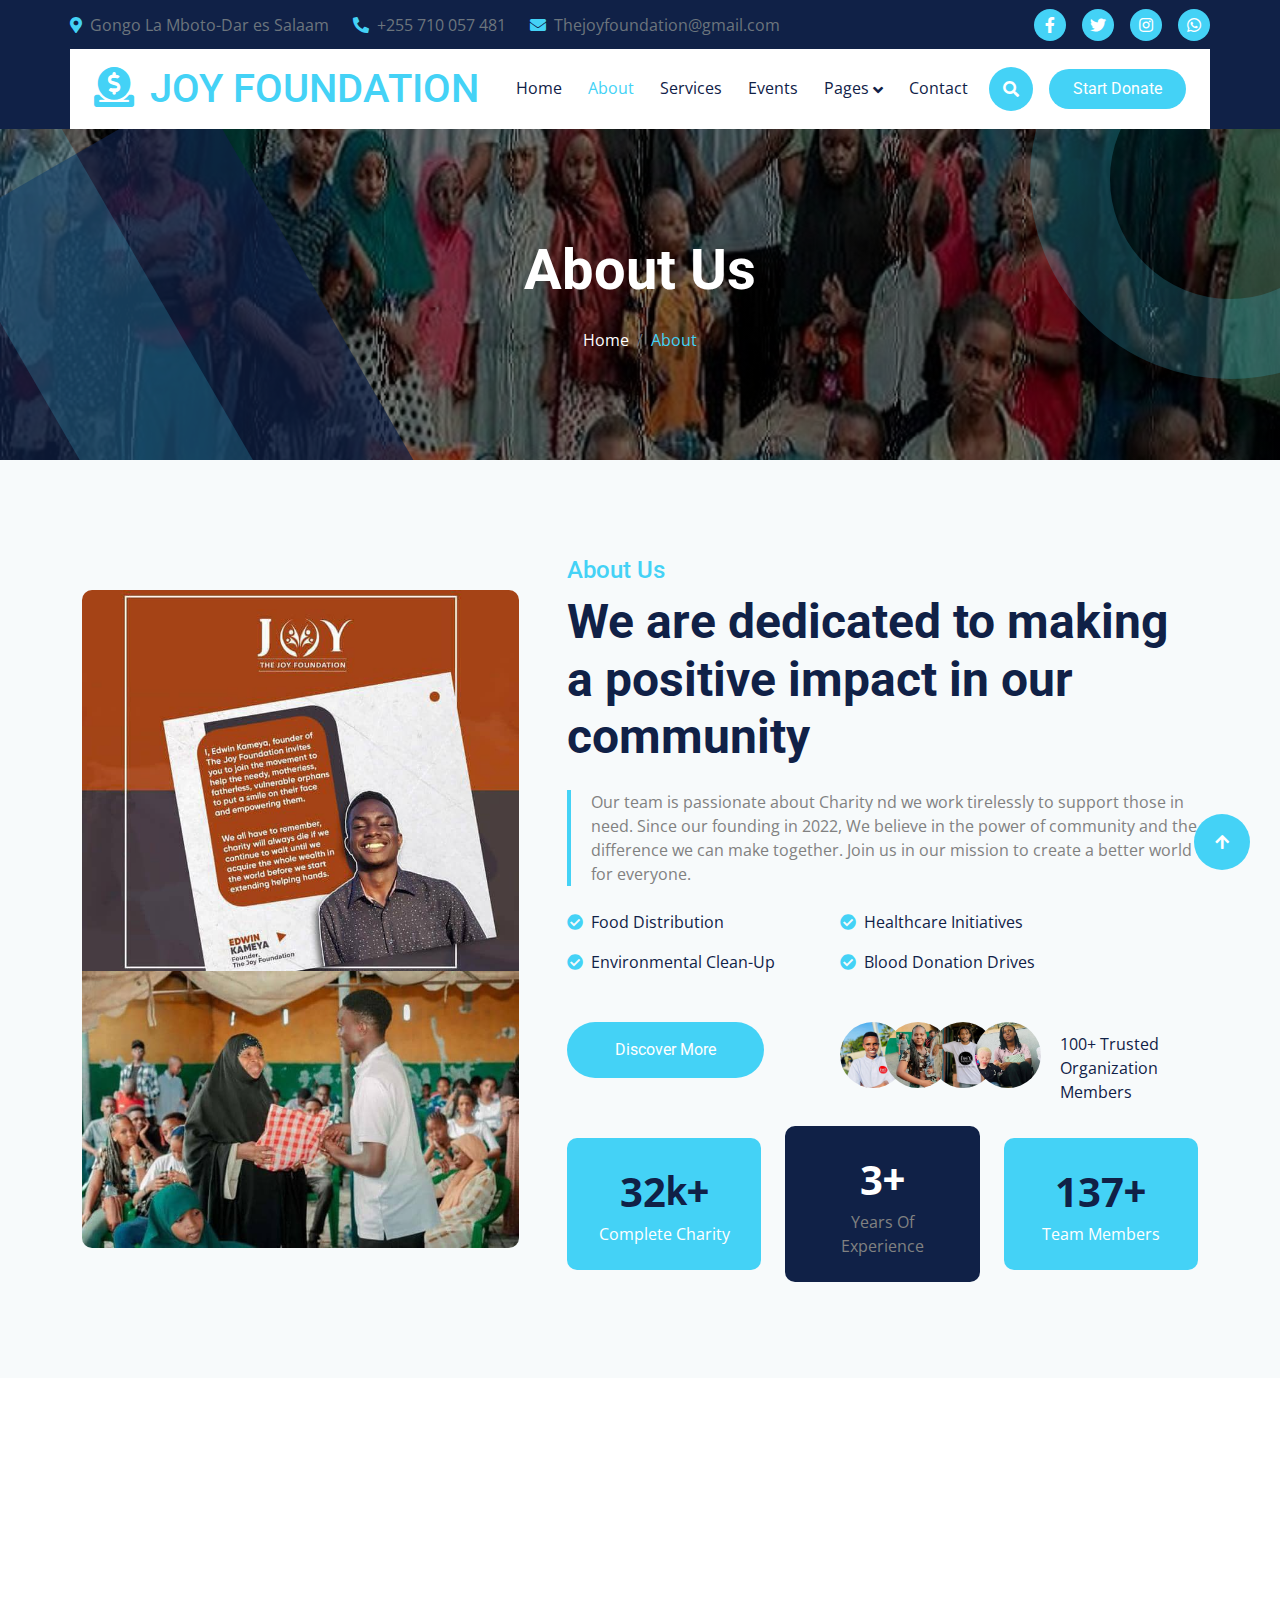
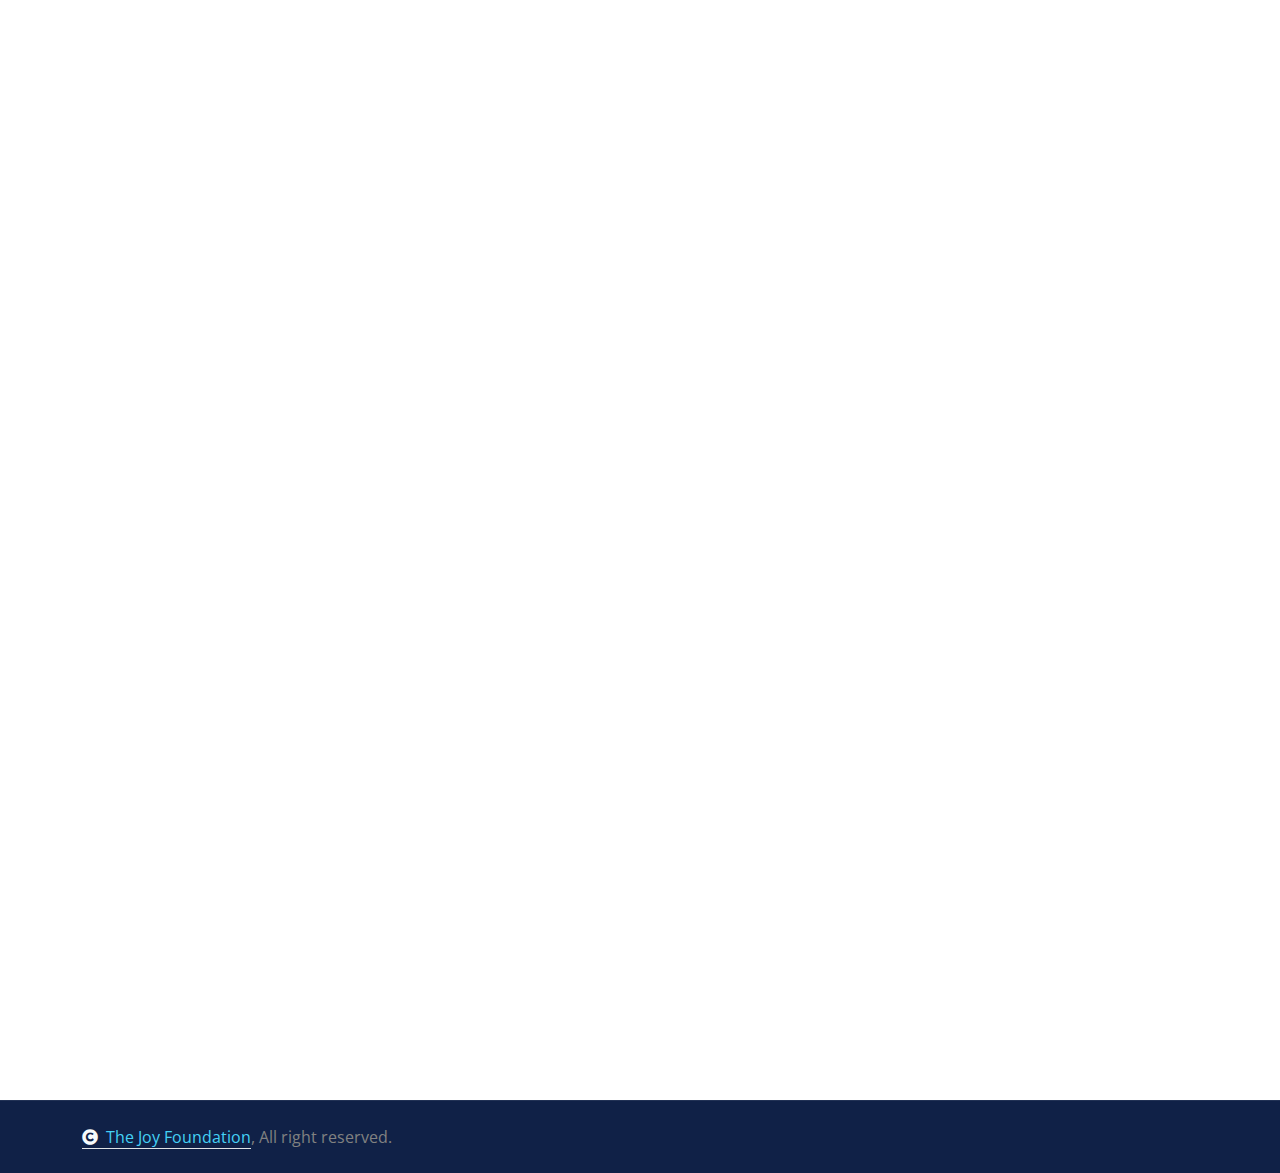
<file: about.html>
<!DOCTYPE html>
<html lang="en">

    <head>
        <meta charset="utf-8">
        <title>The Joy Foundation</title>
        <meta content="width=device-width, initial-scale=1.0" name="viewport">
        <meta content="" name="keywords">
        <meta content="" name="description">

        <!-- Google Web Fonts -->
        <link rel="preconnect" href="https://fonts.googleapis.com">
        <link rel="preconnect" href="https://fonts.gstatic.com" crossorigin>
        <link href="https://fonts.googleapis.com/css2?family=Open+Sans:wght@400;500;600;700&family=Roboto:wght@400;500;700&display=swap" rel="stylesheet"> 

        <!-- Icon Font Stylesheet -->
        <link rel="stylesheet" href="https://use.fontawesome.com/releases/v5.15.4/css/all.css"/>
        <link href="https://cdn.jsdelivr.net/npm/bootstrap-icons@1.4.1/font/bootstrap-icons.css" rel="stylesheet">

        <!-- Libraries Stylesheet -->
        <link rel="stylesheet" href="https://cdnjs.cloudflare.com/ajax/libs/animate.css/4.1.1/animate.min.css"/>
        <link href="lib/animate/animate.min.css" rel="stylesheet">
        <link href="lib/owlcarousel/assets/owl.carousel.min.css" rel="stylesheet">
        <link href="lib/lightbox/css/lightbox.min.css" rel="stylesheet">


        <!-- Customized Bootstrap Stylesheet -->
        <link href="css/bootstrap.min.css" rel="stylesheet">

        <!-- Template Stylesheet -->
        <link href="css/style.css" rel="stylesheet">
    </head>

    <body>

        <!-- Spinner Start -->
        <div id="spinner" class="show bg-white position-fixed translate-middle w-100 vh-100 top-50 start-50 d-flex align-items-center justify-content-center">
            <div class="spinner-border text-primary" style="width: 3rem; height: 3rem;" role="status">
                <span class="sr-only">Loading...</span>
            </div>
        </div>
        <!-- Spinner End -->


        <!-- Topbar Start -->
        <div class="container-fluid topbar px-0 d-none d-lg-block">
            <div class="container px-0">
                <div class="row gx-0 align-items-center" style="height: 45px;">
                    <div class="col-lg-8 text-center text-lg-start mb-lg-0">
                        <div class="d-flex flex-wrap">
                            <a href="#" class="text-muted me-4"><i class="fas fa-map-marker-alt text-primary me-2"></i>Gongo La Mboto-Dar es Salaam</a>
                            <a href="#" class="text-muted me-4"><i class="fas fa-phone-alt text-primary me-2"></i>+255 710 057 481</a>
                            <a href="#" class="text-muted me-0"><i class="fas fa-envelope text-primary me-2"></i>Thejoyfoundation@gmail.com</a>
                        </div>
                    </div>
                    <div class="col-lg-4 text-center text-lg-end">
                        <div class="d-flex align-items-center justify-content-end">
                            <a href="#" class="btn btn-primary btn-square rounded-circle nav-fill me-3"><i class="fab fa-facebook-f text-white"></i></a>
                            <a href="#" class="btn btn-primary btn-square rounded-circle nav-fill me-3"><i class="fab fa-twitter text-white"></i></a>
                            
                            <a href="#" class="btn btn-primary btn-square rounded-circle nav-fill me-3"><i class="fab fa-instagram text-white"></i></a>
                            <a href="#" class="btn btn-primary btn-square rounded-circle nav-fill me-0"><i class="fab fa-whatsapp text-white"></i></a>
                        </div>
                    </div>
                </div>
            </div>
        </div>
        <!-- Topbar End -->



        <!-- Navbar & Hero Start -->
        <div class="container-fluid sticky-top px-0">
            <div class="position-absolute bg-dark" style="left: 0; top: 0; width: 100%; height: 100%;">
            </div>
            <div class="container px-0">
                <nav class="navbar navbar-expand-lg navbar-dark bg-white py-3 px-4">
                    <a href="index.html" class="navbar-brand p-0">
                        <h1 class="text-primary m-0"><i class="fas fa-donate me-3"></i>JOY FOUNDATION</h1>
                        <!-- <img src="img/logo.png" alt="Logo"> -->
                    </a>
                    <button class="navbar-toggler" type="button" data-bs-toggle="collapse" data-bs-target="#navbarCollapse">
                        <span class="fa fa-bars"></span>
                    </button>
                    <div class="collapse navbar-collapse" id="navbarCollapse">
                        <div class="navbar-nav ms-auto py-0">
                            <a href="index.html" class="nav-item nav-link">Home</a>
                            <a href="about.html" class="nav-item nav-link active">About</a>
                            <a href="service.html" class="nav-item nav-link">Services</a>
                            <a href="project.html" class="nav-item nav-link">Events</a>
                            <div class="nav-item dropdown">
                                <a href="#" class="nav-link dropdown-toggle" data-bs-toggle="dropdown">Pages</a>
                                <div class="dropdown-menu m-0">
                                    <a href="blog.html" class="dropdown-item">Our Blog</a>
                                    <a href="team.html" class="dropdown-item">Our Team</a>
                                    <a href="testimonial.html" class="dropdown-item">Testimonial</a>
                                    <a href="faqs.html" class="dropdown-item">FAQs</a>
                                    <a href="404.html" class="dropdown-item">404 Page</a>
                                </div>
                            </div>
                            <a href="contact.html" class="nav-item nav-link">Contact</a>
                        </div>
                        <div class="d-flex align-items-center flex-nowrap pt-xl-0">
                            <button class="btn btn-primary btn-md-square mx-2" data-bs-toggle="modal" data-bs-target="#searchModal"><i class="fas fa-search"></i></button>
                            <a href="#" class="btn btn-primary rounded-pill text-white py-2 px-4 ms-2 flex-wrap flex-sm-shrink-0">Start Donate</a>
                        </div>
                    </div>
                </nav>
            </div>
        </div>
        <!-- Navbar & Hero End -->

        <!-- Modal Search Start -->
        <div class="modal fade" id="searchModal" tabindex="-1" aria-labelledby="exampleModalLabel" aria-hidden="true">
            <div class="modal-dialog modal-fullscreen">
                <div class="modal-content rounded-0">
                    <div class="modal-header">
                        <h4 class="modal-title mb-0" id="exampleModalLabel">Search by keyword</h4>
                        <button type="button" class="btn-close" data-bs-dismiss="modal" aria-label="Close"></button>
                    </div>
                    <div class="modal-body d-flex align-items-center">
                        <div class="input-group w-75 mx-auto d-flex">
                            <input type="search" class="form-control p-3" placeholder="keywords" aria-describedby="search-icon-1">
                            <span id="search-icon-1" class="input-group-text p-3"><i class="fa fa-search"></i></span>
                        </div>
                    </div>
                </div>
            </div>
        </div>
        <!-- Modal Search End -->

        <!-- Header Start -->
        <div class="container-fluid bg-breadcrumb">
            <div class="bg-breadcrumb-single"></div>
            <div class="container text-center py-5" style="max-width: 900px;">
                <h4 class="text-white display-4 mb-4 wow fadeInDown" data-wow-delay="0.1s">About Us</h4>
                <ol class="breadcrumb justify-content-center mb-0 wow fadeInDown" data-wow-delay="0.3s">
                    <li class="breadcrumb-item"><a href="index.html">Home</a></li>
                    
                    <li class="breadcrumb-item active text-primary">About</li>
                </ol>    
            </div>
        </div>
        <!-- Header End -->

        <!-- About Start -->
        <div class="container-fluid about bg-light py-5">
            <div class="container py-5">
                <div class="row g-5 align-items-center">
                    <div class="col-lg-6 col-xl-5 wow fadeInLeft" data-wow-delay="0.1s">
                        <div class="about-img">
                            <img src="img/CEOE.jpg" class="img-fluid w-100 rounded-top bg-white" alt="Image">
                            <img src="img/dono.jpg" class="img-fluid w-100 rounded-bottom" alt="Image">
                        </div>
                    </div>
                    <div class="col-lg-6 col-xl-7 wow fadeInRight" data-wow-delay="0.3s">
                        <h4 class="text-primary">About Us</h4>
                        <h1 class="display-5 mb-4">We are dedicated to making a positive impact in our community</h1>
                        <p class="text ps-4 mb-4">Our team is passionate about Charity nd we work tirelessly to support those in need.
                            Since our founding in 2022, We believe in the power of community and the difference we can make together. 
                            Join us in our mission to create a better world for everyone.
                        </p>
                        <div class="row g-4 justify-content-between mb-5">
                            <div class="col-lg-6 col-xl-5">
                                <p class="text-dark"><i class="fas fa-check-circle text-primary me-1"></i> Food Distribution</p>
                                <p class="text-dark mb-0"><i class="fas fa-check-circle text-primary me-1"></i> Environmental Clean-Up</p>
                               
                            </div>
                            <div class="col-lg-6 col-xl-7">
                                <p class="text-dark"><i class="fas fa-check-circle text-primary me-1"></i> Healthcare Initiatives</p>
                                <p class="text-dark mb-0"><i class="fas fa-check-circle text-primary me-1"></i> Blood Donation Drives</p> 
                            </div>
                        </div>
                        <div class="row g-4 justify-content-between mb-5">
                            <div class="col-xl-5"><a href="#" class="btn btn-primary rounded-pill py-3 px-5">Discover More</a></div>
                            <div class="col-xl-7 mb-5">
                                <div class="about-customer d-flex position-relative">
                                    <img src="img/member1.jpg" class="img-fluid btn-xl-square position-absolute" style="left: 0; top: 0;"  alt="Image">
                                    <img src="img/member3.jpg" class="img-fluid btn-xl-square position-absolute" style="left: 45px; top: 0;" alt="Image">
                                    <img src="img/member2.jpg" class="img-fluid btn-xl-square position-absolute" style="left: 90px; top: 0;" alt="Image">
                                    <img src="img/member4.jpg" class="img-fluid btn-xl-square position-absolute" style="left: 135px; top: 0;" alt="Image">
                                    <div class="position-absolute text-dark" style="left: 220px; top: 10px;">
                                        <p class="mb-0">100+ Trusted</p>
                                        <p class="mb-0">Organization Members</p>
                                    </div>
                                </div>
                            </div>
                        </div>
                        <div class="row g-4 text-center align-items-center justify-content-center">
                            <div class="col-sm-4">
                                <div class="bg-primary rounded p-4">
                                    <div class="d-flex align-items-center justify-content-center">
                                        <span class="counter-value fs-1 fw-bold text-dark" data-toggle="counter-up">32</span>
                                        <h4 class="text-dark fs-1 mb-0" style="font-weight: 600; font-size: 25px;">k+</h4>
                                    </div>
                                    <div class="w-100 d-flex align-items-center justify-content-center">
                                        <p class="text-white mb-0">Complete Charity</p>
                                    </div>
                                </div>
                            </div>
                            <div class="col-sm-4">
                                <div class="bg-dark rounded p-4">
                                    <div class="d-flex align-items-center justify-content-center">
                                        <span class="counter-value fs-1 fw-bold text-white" data-toggle="counter-up">3</span>
                                        <h4 class="text-white fs-1 mb-0" style="font-weight: 600; font-size: 25px;">+</h4>
                                    </div>
                                    <div class="w-100 d-flex align-items-center justify-content-center">
                                        <p class="mb-0">Years Of Experience</p>
                                    </div>
                                </div>
                            </div>
                            <div class="col-sm-4">
                                <div class="bg-primary rounded p-4">
                                    <div class="d-flex align-items-center justify-content-center">
                                        <span class="counter-value fs-1 fw-bold text-dark" data-toggle="counter-up">137</span>
                                        <h4 class="text-dark fs-1 mb-0" style="font-weight: 600; font-size: 25px;">+</h4>
                                    </div>
                                    <div class="w-100 d-flex align-items-center justify-content-center">
                                        <p class="text-white mb-0">Team Members</p>
                                    </div>
                                </div>
                            </div>
                        </div>
                    </div>
                </div>
            </div>
        </div>
        <!-- About End -->


         <!-- Team Start -->
         <div class="container-fluid team pb-5">
            <div class="container pb-5">
                <div class="text-center mx-auto pb-5 wow fadeInUp" data-wow-delay="0.1s" style="max-width: 800px;">
                    <h4 class="text-primary">Our Team</h4>
                    <h1 class="display-4">Our Joy Foundation Dedicated Team Member</h1>
                </div>
                <div class="row g-4 justify-content-center">
                    <div class="col-sm-6 col-md-6 col-lg-4 col-xl-3 wow fadeInUp" data-wow-delay="0.1s">
                        <div class="team-item rounded">
                            <div class="team-img">
                                <img src="img/kamee.jpg" class="img-fluid w-100 rounded-top" alt="Image">
                                <div class="team-icon">
                                    <a class="btn btn-primary btn-sm-square text-white rounded-circle mb-3" href=""><i class="fas fa-share-alt"></i></a>
                                    <div class="team-icon-share">
                                        <a class="btn btn-primary btn-sm-square text-white rounded-circle mb-3" href=""><i class="fab fa-facebook-f"></i></a>
                                        <a class="btn btn-primary btn-sm-square text-white rounded-circle mb-3" href=""><i class="fab fa-twitter"></i></a>
                                        <a class="btn btn-primary btn-sm-square text-white rounded-circle mb-0" href=""><i class="fab fa-instagram"></i></a>
                                    </div>
                                </div>
                            </div>
                            <div class="team-content bg-dark text-center rounded-bottom p-4">
                                <div class="team-content-inner rounded-bottom">
                                    <h4 class="text-white">Edwin B.Kameya</h4>
                                    <p class="text-muted mb-0">CEO & Founder</p>
                                </div>
                            </div>
                        </div>
                    </div>
                    <div class="col-sm-6 col-md-6 col-lg-4 col-xl-3 wow fadeInUp" data-wow-delay="0.3s">
                        <div class="team-item rounded">
                            <div class="team-img">
                                <img src="img/kamee.jpg" class="img-fluid w-100 rounded-top" alt="Image">
                                <div class="team-icon">
                                    <a class="btn btn-primary btn-sm-square text-white rounded-circle mb-3" href=""><i class="fas fa-share-alt"></i></a>
                                    <div class="team-icon-share">
                                        <a class="btn btn-primary btn-sm-square text-white rounded-circle mb-3" href=""><i class="fab fa-facebook-f"></i></a>
                                        <a class="btn btn-primary btn-sm-square text-white rounded-circle mb-3" href=""><i class="fab fa-twitter"></i></a>
                                        <a class="btn btn-primary btn-sm-square text-white rounded-circle mb-0" href=""><i class="fab fa-instagram"></i></a>
                                    </div>
                                </div>
                            </div>
                            <div class="team-content bg-dark text-center rounded-bottom p-4">
                                <div class="team-content-inner rounded-bottom">
                                    <h4 class="text-white">Noel R. Munuo</h4>
                                    <p class="text-muted mb-0">General Secretary</p>
                                </div>
                            </div>
                        </div>
                    </div>
                    <div class="col-sm-6 col-md-6 col-lg-4 col-xl-3 wow fadeInUp" data-wow-delay="0.5s">
                        <div class="team-item rounded">
                            <div class="team-img">
                                <img src="img/kamee.jpg" class="img-fluid w-100 rounded-top" alt="Image">
                                <div class="team-icon">
                                    <a class="btn btn-primary btn-sm-square text-white rounded-circle mb-3" href=""><i class="fas fa-share-alt"></i></a>
                                    <div class="team-icon-share">
                                        <a class="btn btn-primary btn-sm-square text-white rounded-circle mb-3" href=""><i class="fab fa-facebook-f"></i></a>
                                        <a class="btn btn-primary btn-sm-square text-white rounded-circle mb-3" href=""><i class="fab fa-twitter"></i></a>
                                        <a class="btn btn-primary btn-sm-square text-white rounded-circle mb-0" href=""><i class="fab fa-instagram"></i></a>
                                    </div>
                                </div>
                            </div>
                            <div class="team-content bg-dark text-center rounded-bottom p-4">
                                <div class="team-content-inner rounded-bottom">
                                    <h4 class="text-white">Ozborn Mtigogzwa</h4>
                                    <p class="text-muted mb-0">Accountant</p>
                                </div>
                            </div>
                        </div>
                    </div>
                    <div class="col-sm-6 col-md-6 col-lg-4 col-xl-3 wow fadeInUp" data-wow-delay="0.7s">
                        <div class="team-item rounded">
                            <div class="team-img">
                                <img src="img/kamee.jpg" class="img-fluid w-100 rounded-top" alt="Image">
                                <div class="team-icon">
                                    <a class="btn btn-primary btn-sm-square text-white rounded-circle mb-3" href=""><i class="fas fa-share-alt"></i></a>
                                    <div class="team-icon-share">
                                        <a class="btn btn-primary btn-sm-square text-white rounded-circle mb-3" href=""><i class="fab fa-facebook-f"></i></a>
                                        <a class="btn btn-primary btn-sm-square text-white rounded-circle mb-3" href=""><i class="fab fa-twitter"></i></a>
                                        <a class="btn btn-primary btn-sm-square text-white rounded-circle mb-0" href=""><i class="fab fa-instagram"></i></a>
                                    </div>
                                </div>
                            </div>
                            <div class="team-content bg-dark text-center rounded-bottom p-4">
                                <div class="team-content-inner rounded-bottom">
                                    <h4 class="text-white">Stanley Amani</h4>
                                    <p class="text-muted mb-0">Information & Communication</p>
                                </div>
                            </div>
                        </div>
                    </div>
                </div>
            </div>
        </div>
        <!-- Team End -->


         <!-- Footer Start -->
         <div class="container-fluid footer py-5 wow fadeIn" data-wow-delay="0.2s">
            <div class="container py-5">
                <div class="row g-5">
                    <div class="col-md-6 col-lg-6 col-xl-3">
                        <div class="footer-item d-flex flex-column">
                            <div class="footer-item">
                                <h4 class="text-white mb-4">Newsletter</h4>
                                <p class="mb-3">Get the latest updates on our health programs, environmental cleanups, and community events. Read inspiring stories and see how we're making a difference. Join us in spreading joy!</p>
                                <div class="position-relative mx-auto rounded-pill">
                                    <input class="form-control rounded-pill w-100 py-3 ps-4 pe-5" type="text" placeholder="Enter your email">
                                    <button type="button" class="btn btn-primary rounded-pill position-absolute top-0 end-0 py-2 mt-2 me-2">SignUp</button>
                                </div>
                            </div>
                        </div>
                    </div>
                    <div class="col-md-6 col-lg-6 col-xl-3">
                        <div class="footer-item d-flex flex-column">
                            <h4 class="text-white mb-4">Explore</h4>
                            <a href="index.html"><i class="fas fa-angle-right me-2"></i> Home</a>
                            <a href="service.html"><i class="fas fa-angle-right me-2"></i> Services</a>
                            <a href="about.html"><i class="fas fa-angle-right me-2"></i> About Us</a>
                            <a href="project.html"><i class="fas fa-angle-right me-2"></i> Latest Events</a>
                            <a href="testimonial.html"><i class="fas fa-angle-right me-2"></i> testimonial</a>
                            <a href="team.html"><i class="fas fa-angle-right me-2"></i> Our Team</a>
                            <a href="contact.html"><i class="fas fa-angle-right me-2"></i> Contact Us</a>
                        </div>
                    </div>
                    <div class="col-md-6 col-lg-6 col-xl-3">
                        <div class="footer-item d-flex flex-column">
                            <h4 class="text-white mb-4">Contact Info</h4>
                            <a href=""><i class="fa fa-map-marker-alt me-2"></i> 9790 Gongo la mboto, Dar es salaam, TZ</a>
                            <a href=""><i class="fas fa-envelope me-2"></i> Thejoyfoundation@gmail.com</a>
                            <a href=""><i class="fas fa-envelope me-2"></i> noelmunuo01@gmail.com</a>
                            <a href=""><i class="fas fa-phone me-2"></i> +255 628 904 019</a>
                            <a href="" class="mb-3"><i class="fas fa-print me-2"></i> +255 710 057 481</a>
                            <div class="d-flex align-items-center">
                                <a class="btn btn-light btn-md-square me-2" href=""><i class="fab fa-facebook-f"></i></a>
                                <a class="btn btn-light btn-md-square me-2" href=""><i class="fab fa-twitter"></i></a>
                                <a class="btn btn-light btn-md-square me-2" href=""><i class="fab fa-instagram"></i></a>
                                <a class="btn btn-light btn-md-square me-0" href=""><i class="fab fa-linkedin-in"></i></a>
                            </div>
                        </div>
                    </div>
                    <div class="col-md-6 col-lg-6 col-xl-3">
                        <div class="footer-item-post d-flex flex-column">
                            <h4 class="text-white mb-4">Popular Post</h4>
                            <div class="d-flex flex-column mb-3">
                                <p class="text-uppercase text-primary mb-2">Latest Events</p>
                                <a href="#" class="text-body">Revisiting Our latest events & Distribution Goals</a>
                            </div>
                            <div class="d-flex flex-column mb-3">
                                <p class="text-uppercase text-primary mb-2">New Anouncements</p>
                                <a href="#" class="text-body">View all anouncements from the Organization Leadership</a>
                            </div>
                            <div class="footer-btn text-start">
                                <a href="#" class="btn btn-light rounded-pill px-4">View All Post <i class="fa fa-arrow-right ms-1"></i></a>
                            </div>
                        </div>
                    </div>
                </div>
            </div>
        </div>
        <!-- Footer End -->

        
        <!-- Copyright Start -->
        <div class="container-fluid copyright py-4">
            <div class="container">
                <div class="row g-4 align-items-center">
                    <div class="col-md-6 text-center text-md-start mb-md-0">
                        <span class="text-body"><a href="#" class="border-bottom text-primary"><i class="fas fa-copyright text-light me-2"></i>The Joy Foundation</a>, All right reserved.</span>
                    </div>
                   
                </div>
            </div>
        </div>
        <!-- Copyright End -->




        <!-- Back to Top -->
        <a href="#" class="btn btn-primary btn-lg-square back-to-top"><i class="fa fa-arrow-up"></i></a>   

        
    <!-- JavaScript Libraries -->
    <script src="https://ajax.googleapis.com/ajax/libs/jquery/3.6.4/jquery.min.js"></script>
    <script src="https://cdn.jsdelivr.net/npm/bootstrap@5.0.0/dist/js/bootstrap.bundle.min.js"></script>
    <script src="lib/wow/wow.min.js"></script>
    <script src="lib/easing/easing.min.js"></script>
    <script src="lib/waypoints/waypoints.min.js"></script>
    <script src="lib/counterup/counterup.min.js"></script>
    <script src="lib/owlcarousel/owl.carousel.min.js"></script>
    <script src="lib/lightbox/js/lightbox.min.js"></script>
    

    <!-- Template Javascript -->
    <script src="js/main.js"></script>
    </body>

</html>
</file>
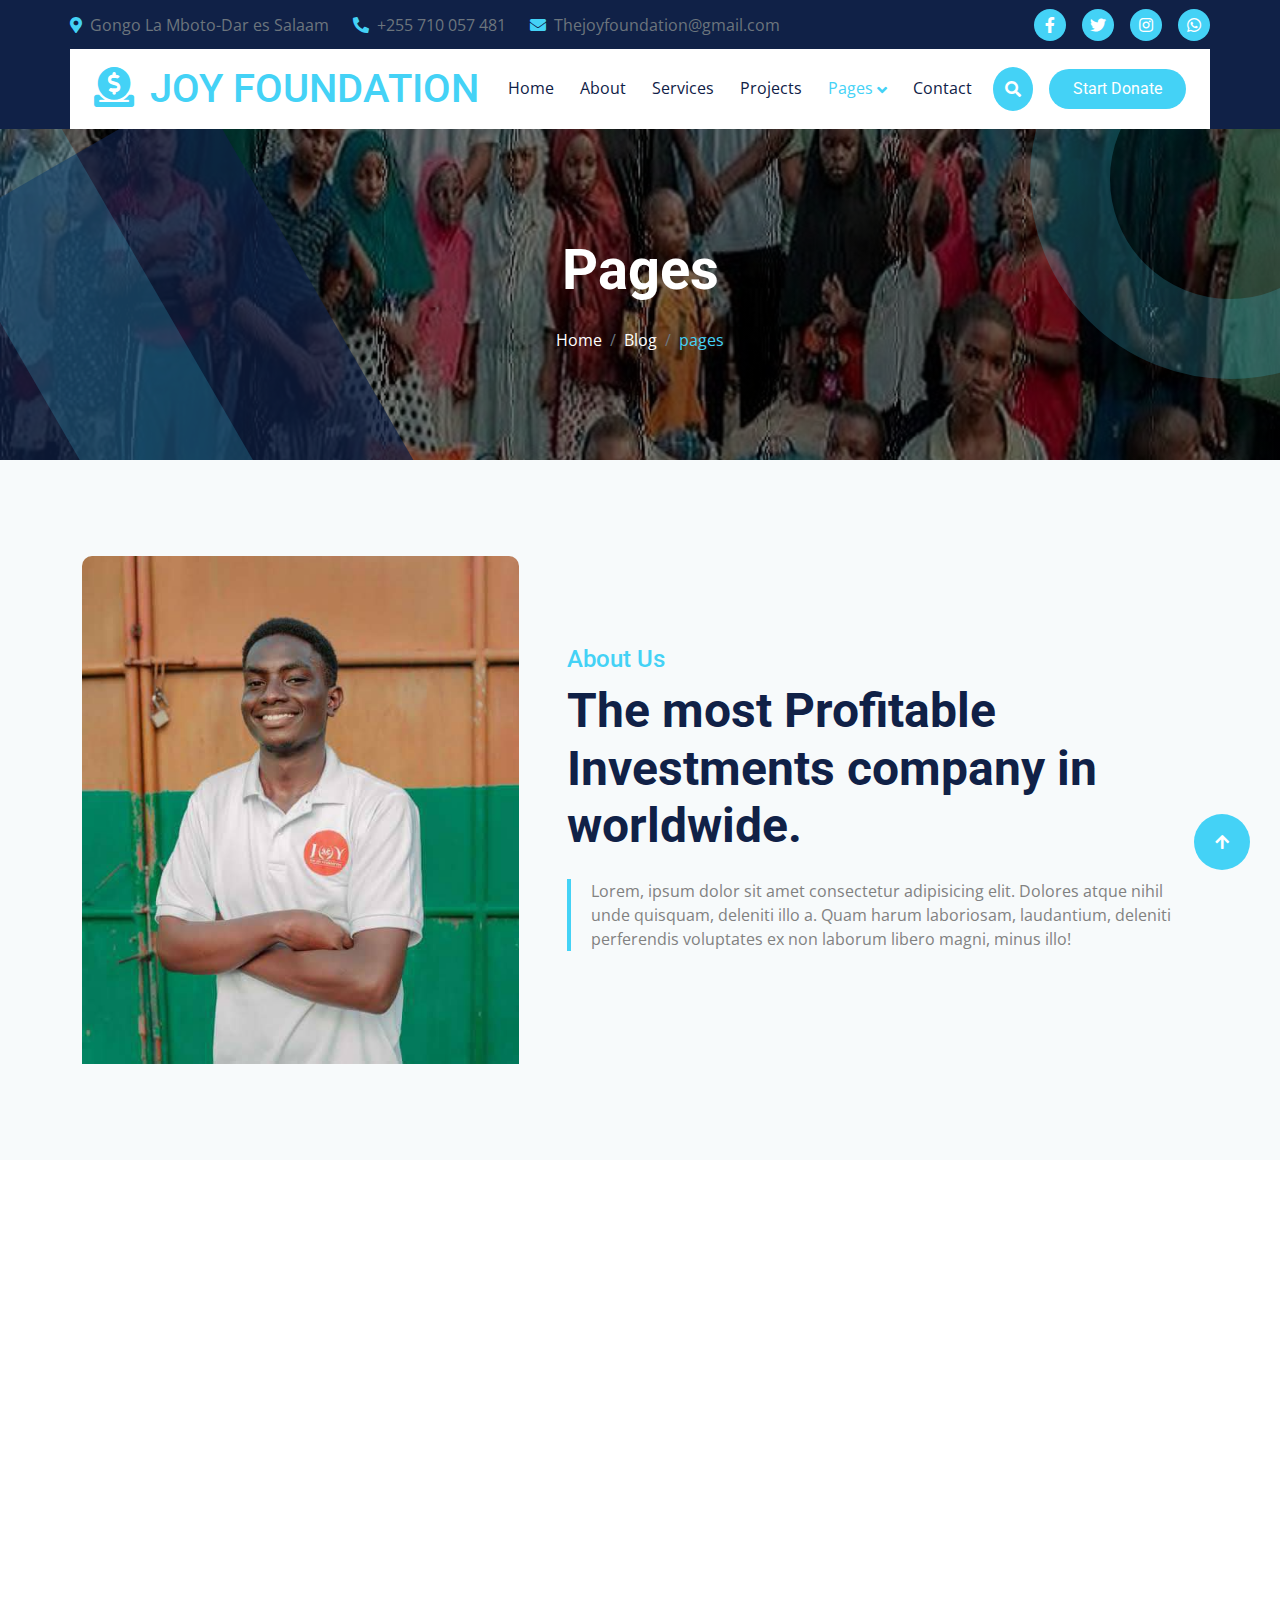
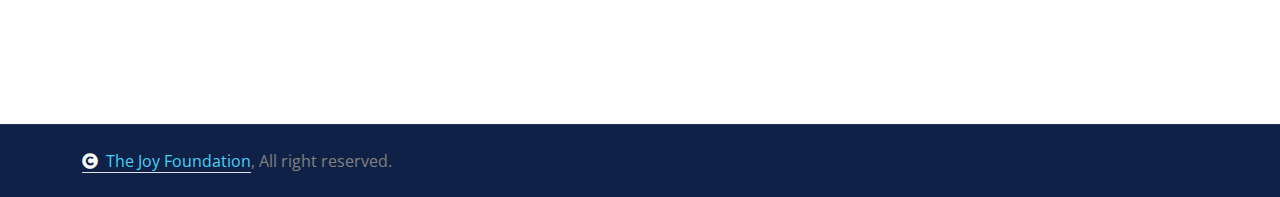
<file: articles.html>
<!DOCTYPE html>
<html lang="en">

   
<head>
    <meta charset="utf-8">
    <title>The Joy Foundation</title>
    <meta content="width=device-width, initial-scale=1.0" name="viewport">
    <meta content="" name="keywords">
    <meta content="" name="description">

    <!-- Google Web Fonts -->
    <link rel="preconnect" href="https://fonts.googleapis.com">
    <link rel="preconnect" href="https://fonts.gstatic.com" crossorigin>
    <link href="https://fonts.googleapis.com/css2?family=Open+Sans:wght@400;500;600;700&family=Roboto:wght@400;500;700&display=swap" rel="stylesheet"> 

    <!-- Icon Font Stylesheet -->
    <link rel="stylesheet" href="https://use.fontawesome.com/releases/v5.15.4/css/all.css"/>
    <link href="https://cdn.jsdelivr.net/npm/bootstrap-icons@1.4.1/font/bootstrap-icons.css" rel="stylesheet">

    <!-- Libraries Stylesheet -->
    <link rel="stylesheet" href="https://cdnjs.cloudflare.com/ajax/libs/animate.css/4.1.1/animate.min.css"/>
    <link href="lib/animate/animate.min.css" rel="stylesheet">
    <link href="lib/owlcarousel/assets/owl.carousel.min.css" rel="stylesheet">
    <link href="lib/lightbox/css/lightbox.min.css" rel="stylesheet">


    <!-- Customized Bootstrap Stylesheet -->
    <link href="css/bootstrap.min.css" rel="stylesheet">

    <!-- Template Stylesheet -->
    <link href="css/style.css" rel="stylesheet">
</head>
    <body>

        <!-- Spinner Start -->
        <div id="spinner" class="show bg-white position-fixed translate-middle w-100 vh-100 top-50 start-50 d-flex align-items-center justify-content-center">
            <div class="spinner-border text-primary" style="width: 3rem; height: 3rem;" role="status">
                <span class="sr-only">Loading...</span>
            </div>
        </div>
        <!-- Spinner End -->


       <!-- Topbar Start -->
       <div class="container-fluid topbar px-0 d-none d-lg-block">
        <div class="container px-0">
            <div class="row gx-0 align-items-center" style="height: 45px;">
                <div class="col-lg-8 text-center text-lg-start mb-lg-0">
                    <div class="d-flex flex-wrap">
                        <a href="#" class="text-muted me-4"><i class="fas fa-map-marker-alt text-primary me-2"></i>Gongo La Mboto-Dar es Salaam</a>
                        <a href="#" class="text-muted me-4"><i class="fas fa-phone-alt text-primary me-2"></i>+255 710 057 481</a>
                        <a href="#" class="text-muted me-0"><i class="fas fa-envelope text-primary me-2"></i>Thejoyfoundation@gmail.com</a>
                    </div>
                </div>
                <div class="col-lg-4 text-center text-lg-end">
                    <div class="d-flex align-items-center justify-content-end">
                        <a href="#" class="btn btn-primary btn-square rounded-circle nav-fill me-3"><i class="fab fa-facebook-f text-white"></i></a>
                        <a href="#" class="btn btn-primary btn-square rounded-circle nav-fill me-3"><i class="fab fa-twitter text-white"></i></a>
                        
                        <a href="#" class="btn btn-primary btn-square rounded-circle nav-fill me-3"><i class="fab fa-instagram text-white"></i></a>
                        <a href="#" class="btn btn-primary btn-square rounded-circle nav-fill me-0"><i class="fab fa-whatsapp text-white"></i></a>
                    </div>
                </div>
            </div>
        </div>
    </div>
    <!-- Topbar End -->



       <!-- Navbar & Hero Start -->
       <div class="container-fluid sticky-top px-0">
        <div class="position-absolute bg-dark" style="left: 0; top: 0; width: 100%; height: 100%;">
        </div>
        <div class="container px-0">
            <nav class="navbar navbar-expand-lg navbar-dark bg-white py-3 px-4">
                <a href="index.html" class="navbar-brand p-0">
                    <h1 class="text-primary m-0"><i class="fas fa-donate me-3"></i>JOY FOUNDATION</h1>
                    <!-- <img src="img/logo.png" alt="Logo"> -->
                </a>
                <button class="navbar-toggler" type="button" data-bs-toggle="collapse" data-bs-target="#navbarCollapse">
                    <span class="fa fa-bars"></span>
                </button>
                <div class="collapse navbar-collapse" id="navbarCollapse">
                    <div class="navbar-nav ms-auto py-0">
                        <a href="index.html" class="nav-item nav-link">Home</a>
                        <a href="about.html" class="nav-item nav-link">About</a>
                        <a href="service.html" class="nav-item nav-link">Services</a>
                        <a href="project.html" class="nav-item nav-link">Projects</a>
                        <div class="nav-item dropdown active">
                            <a href="#" class="nav-link dropdown-toggle active" data-bs-toggle="dropdown">Pages</a>
                            <div class="dropdown-menu m-0">
                                <a href="blog.html" class="dropdown-item active">Our Blog</a>
                                <a href="team.html" class="dropdown-item">Our Team</a>
                                <a href="testimonial.html" class="dropdown-item">Testimonial</a>
                                <a href="faqs.html" class="dropdown-item">FAQs</a>
                                <a href="404.html" class="dropdown-item">404 Page</a>
                            </div>
                        </div>
                        <a href="contact.html" class="nav-item nav-link">Contact</a>
                    </div>
                    <div class="d-flex align-items-center flex-nowrap pt-xl-0">
                        <button class="btn btn-primary btn-md-square mx-2" data-bs-toggle="modal" data-bs-target="#searchModal"><i class="fas fa-search"></i></button>
                        <a href="#" class="btn btn-primary rounded-pill text-white py-2 px-4 ms-2 flex-wrap flex-sm-shrink-0">Start Donate</a>
                    </div>
                </div>
            </nav>
        </div>
    </div>
    <!-- Navbar & Hero End -->

        <!-- Modal Search Start -->
        <div class="modal fade" id="searchModal" tabindex="-1" aria-labelledby="exampleModalLabel" aria-hidden="true">
            <div class="modal-dialog modal-fullscreen">
                <div class="modal-content rounded-0">
                    <div class="modal-header">
                        <h4 class="modal-title mb-0" id="exampleModalLabel">Search by keyword</h4>
                        <button type="button" class="btn-close" data-bs-dismiss="modal" aria-label="Close"></button>
                    </div>
                    <div class="modal-body d-flex align-items-center">
                        <div class="input-group w-75 mx-auto d-flex">
                            <input type="search" class="form-control p-3" placeholder="keywords" aria-describedby="search-icon-1">
                            <span id="search-icon-1" class="input-group-text p-3"><i class="fa fa-search"></i></span>
                        </div>
                    </div>
                </div>
            </div>
        </div>
        <!-- Modal Search End -->

        <!-- Header Start -->
        <div class="container-fluid bg-breadcrumb">
            <div class="bg-breadcrumb-single"></div>
            <div class="container text-center py-5" style="max-width: 900px;">
                <h4 class="text-white display-4 mb-4 wow fadeInDown" data-wow-delay="0.1s">Pages</h4>
                <ol class="breadcrumb justify-content-center mb-0 wow fadeInDown" data-wow-delay="0.3s">
                    <li class="breadcrumb-item"><a href="index.html">Home</a></li>
                    <li class="breadcrumb-item"><a href="blog.html">Blog</a></li>
                    <li class="breadcrumb-item active text-primary">pages</li>
                </ol>    
            </div>
        </div>
        <!-- Header End -->

        <!-- About Start -->
        <div class="container-fluid about bg-light py-5">
            <div class="container py-5">
                <div class="row g-5 align-items-center">
                    <div class="col-lg-6 col-xl-5 wow fadeInLeft" data-wow-delay="0.1s">
                        <div class="about-img">
                            <img src="img/kamee.jpg" class="img-fluid w-100 rounded-top bg-white" alt="Image">
                        </div>
                    </div>
                    <div class="col-lg-6 col-xl-7 wow fadeInRight" data-wow-delay="0.3s">
                        <h4 class="text-primary">About Us</h4>
                        <h1 class="display-5 mb-4">The most Profitable Investments company in worldwide.</h1>
                        <p class="text ps-4 mb-4">Lorem, ipsum dolor sit amet consectetur adipisicing elit. Dolores atque nihil unde quisquam, deleniti illo a. Quam harum laboriosam, laudantium, deleniti perferendis voluptates ex non laborum libero magni, minus illo!
                        </p>
                    </div>
                </div>
            </div>
        </div>
        <!-- About End -->
       
         <!-- Footer Start -->
         <div class="container-fluid footer py-5 wow fadeIn" data-wow-delay="0.2s">
            <div class="container py-5">
                <div class="row g-5">
                    <div class="col-md-6 col-lg-6 col-xl-3">
                        <div class="footer-item d-flex flex-column">
                            <div class="footer-item">
                                <h4 class="text-white mb-4">Newsletter</h4>
                                <p class="mb-3">Get the latest updates on our health programs, environmental cleanups, and community events. Read inspiring stories and see how we're making a difference. Join us in spreading joy!</p>
                                <div class="position-relative mx-auto rounded-pill">
                                    <input class="form-control rounded-pill w-100 py-3 ps-4 pe-5" type="text" placeholder="Enter your email">
                                    <button type="button" class="btn btn-primary rounded-pill position-absolute top-0 end-0 py-2 mt-2 me-2">SignUp</button>
                                </div>
                            </div>
                        </div>
                    </div>
                    <div class="col-md-6 col-lg-6 col-xl-3">
                        <div class="footer-item d-flex flex-column">
                            <h4 class="text-white mb-4">Explore</h4>
                            <a href="index.html"><i class="fas fa-angle-right me-2"></i> Home</a>
                            <a href="service.html"><i class="fas fa-angle-right me-2"></i> Services</a>
                            <a href="about.html"><i class="fas fa-angle-right me-2"></i> About Us</a>
                            <a href="project.html"><i class="fas fa-angle-right me-2"></i> Latest Events</a>
                            <a href="testimonial.html"><i class="fas fa-angle-right me-2"></i> testimonial</a>
                            <a href="team.html"><i class="fas fa-angle-right me-2"></i> Our Team</a>
                            <a href="contact.html"><i class="fas fa-angle-right me-2"></i> Contact Us</a>
                        </div>
                    </div>
                    <div class="col-md-6 col-lg-6 col-xl-3">
                        <div class="footer-item d-flex flex-column">
                            <h4 class="text-white mb-4">Contact Info</h4>
                            <a href=""><i class="fa fa-map-marker-alt me-2"></i> 9790 Gongo la mboto, Dar es salaam, TZ</a>
                            <a href=""><i class="fas fa-envelope me-2"></i> Thejoyfoundation@gmail.com</a>
                            <a href=""><i class="fas fa-envelope me-2"></i> noelmunuo01@gmail.com</a>
                            <a href=""><i class="fas fa-phone me-2"></i> +255 628 904 019</a>
                            <a href="" class="mb-3"><i class="fas fa-print me-2"></i> +255 710 057 481</a>
                            <div class="d-flex align-items-center">
                                <a class="btn btn-light btn-md-square me-2" href=""><i class="fab fa-facebook-f"></i></a>
                                <a class="btn btn-light btn-md-square me-2" href=""><i class="fab fa-twitter"></i></a>
                                <a class="btn btn-light btn-md-square me-2" href=""><i class="fab fa-instagram"></i></a>
                                <a class="btn btn-light btn-md-square me-0" href=""><i class="fab fa-linkedin-in"></i></a>
                            </div>
                        </div>
                    </div>
                    <div class="col-md-6 col-lg-6 col-xl-3">
                        <div class="footer-item-post d-flex flex-column">
                            <h4 class="text-white mb-4">Popular Post</h4>
                            <div class="d-flex flex-column mb-3">
                                <p class="text-uppercase text-primary mb-2">Latest Events</p>
                                <a href="#" class="text-body">Revisiting Our latest events & Distribution Goals</a>
                            </div>
                            <div class="d-flex flex-column mb-3">
                                <p class="text-uppercase text-primary mb-2">New Anouncements</p>
                                <a href="#" class="text-body">View all anouncements from the Organization Leadership</a>
                            </div>
                            <div class="footer-btn text-start">
                                <a href="#" class="btn btn-light rounded-pill px-4">View All Post <i class="fa fa-arrow-right ms-1"></i></a>
                            </div>
                        </div>
                    </div>
                </div>
            </div>
        </div>
        <!-- Footer End -->

        
        <!-- Copyright Start -->
        <div class="container-fluid copyright py-4">
            <div class="container">
                <div class="row g-4 align-items-center">
                    <div class="col-md-6 text-center text-md-start mb-md-0">
                        <span class="text-body"><a href="#" class="border-bottom text-primary"><i class="fas fa-copyright text-light me-2"></i>The Joy Foundation</a>, All right reserved.</span>
                    </div>
                   
                </div>
            </div>
        </div>
        <!-- Copyright End -->



        <!-- Back to Top -->
        <a href="#" class="btn btn-primary btn-lg-square back-to-top"><i class="fa fa-arrow-up"></i></a>   

        
    <!-- JavaScript Libraries -->
    <script src="https://ajax.googleapis.com/ajax/libs/jquery/3.6.4/jquery.min.js"></script>
    <script src="https://cdn.jsdelivr.net/npm/bootstrap@5.0.0/dist/js/bootstrap.bundle.min.js"></script>
    <script src="lib/wow/wow.min.js"></script>
    <script src="lib/easing/easing.min.js"></script>
    <script src="lib/waypoints/waypoints.min.js"></script>
    <script src="lib/counterup/counterup.min.js"></script>
    <script src="lib/owlcarousel/owl.carousel.min.js"></script>
    <script src="lib/lightbox/js/lightbox.min.js"></script>
    

    <!-- Template Javascript -->
    <script src="js/main.js"></script>
    </body>

</html>
</file>
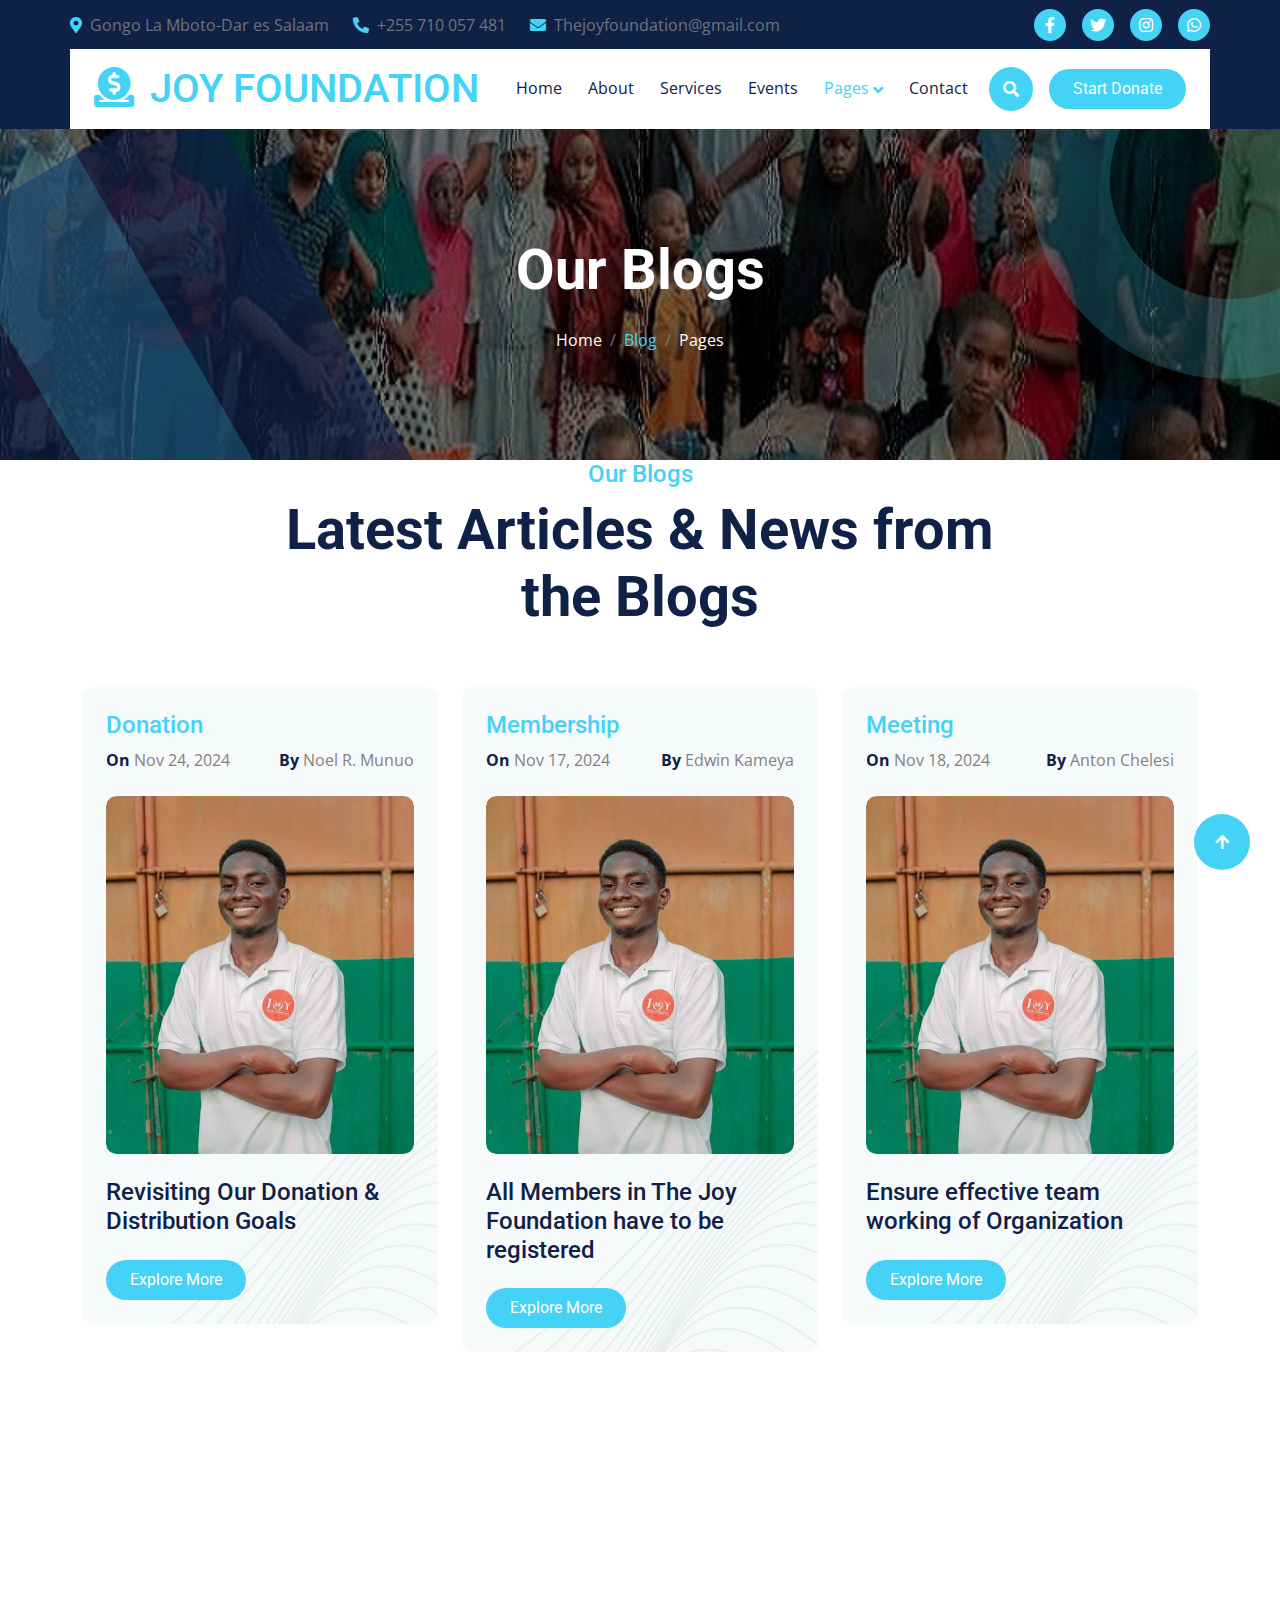
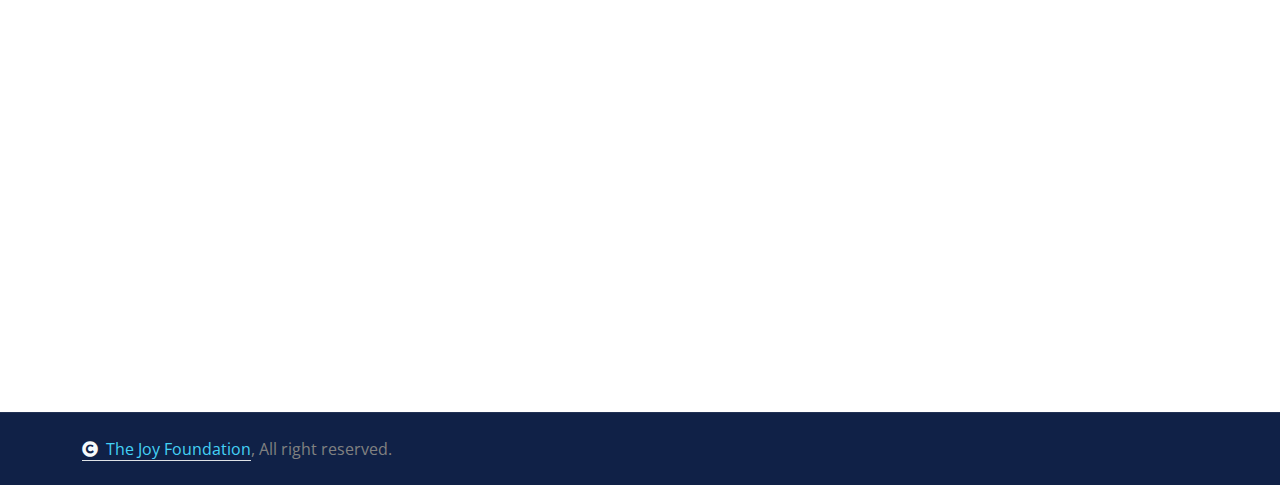
<file: blog.html>
<!DOCTYPE html>
<html lang="en">

    <head>
        <meta charset="utf-8">
        <title>The Joy Foundation</title>
        <meta content="width=device-width, initial-scale=1.0" name="viewport">
        <meta content="" name="keywords">
        <meta content="" name="description">

        <!-- Google Web Fonts -->
        <link rel="preconnect" href="https://fonts.googleapis.com">
        <link rel="preconnect" href="https://fonts.gstatic.com" crossorigin>
        <link href="https://fonts.googleapis.com/css2?family=Open+Sans:wght@400;500;600;700&family=Roboto:wght@400;500;700&display=swap" rel="stylesheet"> 

        <!-- Icon Font Stylesheet -->
        <link rel="stylesheet" href="https://use.fontawesome.com/releases/v5.15.4/css/all.css"/>
        <link href="https://cdn.jsdelivr.net/npm/bootstrap-icons@1.4.1/font/bootstrap-icons.css" rel="stylesheet">

        <!-- Libraries Stylesheet -->
        <link rel="stylesheet" href="https://cdnjs.cloudflare.com/ajax/libs/animate.css/4.1.1/animate.min.css"/>
        <link href="lib/animate/animate.min.css" rel="stylesheet">
        <link href="lib/owlcarousel/assets/owl.carousel.min.css" rel="stylesheet">
        <link href="lib/lightbox/css/lightbox.min.css" rel="stylesheet">


        <!-- Customized Bootstrap Stylesheet -->
        <link href="css/bootstrap.min.css" rel="stylesheet">

        <!-- Template Stylesheet -->
        <link href="css/style.css" rel="stylesheet">
    </head>

    <body>

        <!-- Spinner Start -->
        <div id="spinner" class="show bg-white position-fixed translate-middle w-100 vh-100 top-50 start-50 d-flex align-items-center justify-content-center">
            <div class="spinner-border text-primary" style="width: 3rem; height: 3rem;" role="status">
                <span class="sr-only">Loading...</span>
            </div>
        </div>
        <!-- Spinner End -->


<!-- Topbar Start -->
<div class="container-fluid topbar px-0 d-none d-lg-block">
    <div class="container px-0">
        <div class="row gx-0 align-items-center" style="height: 45px;">
            <div class="col-lg-8 text-center text-lg-start mb-lg-0">
                <div class="d-flex flex-wrap">
                    <a href="#" class="text-muted me-4"><i class="fas fa-map-marker-alt text-primary me-2"></i>Gongo La Mboto-Dar es Salaam</a>
                    <a href="#" class="text-muted me-4"><i class="fas fa-phone-alt text-primary me-2"></i>+255 710 057 481</a>
                    <a href="#" class="text-muted me-0"><i class="fas fa-envelope text-primary me-2"></i>Thejoyfoundation@gmail.com</a>
                </div>
            </div>
            <div class="col-lg-4 text-center text-lg-end">
                <div class="d-flex align-items-center justify-content-end">
                    <a href="#" class="btn btn-primary btn-square rounded-circle nav-fill me-3"><i class="fab fa-facebook-f text-white"></i></a>
                    <a href="#" class="btn btn-primary btn-square rounded-circle nav-fill me-3"><i class="fab fa-twitter text-white"></i></a>
                    
                    <a href="#" class="btn btn-primary btn-square rounded-circle nav-fill me-3"><i class="fab fa-instagram text-white"></i></a>
                    <a href="#" class="btn btn-primary btn-square rounded-circle nav-fill me-0"><i class="fab fa-whatsapp text-white"></i></a>
                </div>
            </div>
        </div>
    </div>
</div>
<!-- Topbar End -->



        <!-- Navbar & Hero Start -->
        <div class="container-fluid sticky-top px-0">
            <div class="position-absolute bg-dark" style="left: 0; top: 0; width: 100%; height: 100%;">
            </div>
            <div class="container px-0">
                <nav class="navbar navbar-expand-lg navbar-dark bg-white py-3 px-4">
                    <a href="index.html" class="navbar-brand p-0">
                        <h1 class="text-primary m-0"><i class="fas fa-donate me-3"></i>JOY FOUNDATION</h1>
                        <!-- <img src="img/logo.png" alt="Logo"> -->
                    </a>
                    <button class="navbar-toggler" type="button" data-bs-toggle="collapse" data-bs-target="#navbarCollapse">
                        <span class="fa fa-bars"></span>
                    </button>
                    <div class="collapse navbar-collapse" id="navbarCollapse">
                        <div class="navbar-nav ms-auto py-0">
                            <a href="index.html" class="nav-item nav-link">Home</a>
                            <a href="about.html" class="nav-item nav-link">About</a>
                            <a href="service.html" class="nav-item nav-link">Services</a>
                            <a href="project.html" class="nav-item nav-link">Events</a>
                            <div class="nav-item dropdown active">
                                <a href="#" class="nav-link dropdown-toggle active" data-bs-toggle="dropdown">Pages</a>
                                <div class="dropdown-menu m-0">
                                    <a href="blog.html" class="dropdown-item active">Our Blog</a>
                                    <a href="team.html" class="dropdown-item">Our Team</a>
                                    <a href="testimonial.html" class="dropdown-item">Testimonial</a>
                                    <a href="faqs.html" class="dropdown-item">FAQs</a>
                                    <a href="404.html" class="dropdown-item">404 Page</a>
                                </div>
                            </div>
                            <a href="contact.html" class="nav-item nav-link">Contact</a>
                        </div>
                        <div class="d-flex align-items-center flex-nowrap pt-xl-0">
                            <button class="btn btn-primary btn-md-square mx-2" data-bs-toggle="modal" data-bs-target="#searchModal"><i class="fas fa-search"></i></button>
                            <a href="#" class="btn btn-primary rounded-pill text-white py-2 px-4 ms-2 flex-wrap flex-sm-shrink-0">Start Donate</a>
                        </div>
                    </div>
                </nav>
            </div>
        </div>
        <!-- Navbar & Hero End -->

        <!-- Modal Search Start -->
        <div class="modal fade" id="searchModal" tabindex="-1" aria-labelledby="exampleModalLabel" aria-hidden="true">
            <div class="modal-dialog modal-fullscreen">
                <div class="modal-content rounded-0">
                    <div class="modal-header">
                        <h4 class="modal-title mb-0" id="exampleModalLabel">Search by keyword</h4>
                        <button type="button" class="btn-close" data-bs-dismiss="modal" aria-label="Close"></button>
                    </div>
                    <div class="modal-body d-flex align-items-center">
                        <div class="input-group w-75 mx-auto d-flex">
                            <input type="search" class="form-control p-3" placeholder="keywords" aria-describedby="search-icon-1">
                            <span id="search-icon-1" class="input-group-text p-3"><i class="fa fa-search"></i></span>
                        </div>
                    </div>
                </div>
            </div>
        </div>
        <!-- Modal Search End -->

        <!-- Header Start -->
        <div class="container-fluid bg-breadcrumb">
            <div class="bg-breadcrumb-single"></div>
            <div class="container text-center py-5" style="max-width: 900px;">
                <h4 class="text-white display-4 mb-4 wow fadeInDown" data-wow-delay="0.1s">Our Blogs</h4>
                <ol class="breadcrumb justify-content-center mb-0 wow fadeInDown" data-wow-delay="0.3s">
                    <li class="breadcrumb-item"><a href="index.html">Home</a></li>
                    <li class="breadcrumb-item active text-primary"> Blog</li>
                    <li class="breadcrumb-item"><a href="articles.html">Pages</a></li>
                    
                </ol>    
            </div>
        </div>
        <!-- Header End -->

                <!-- Blog Start -->
        <div class="container-fluid blog pb-5">
            <div class="container pb-5">
                <div class="text-center mx-auto pb-5 wow fadeInUp" data-wow-delay="0.1s" style="max-width: 800px;">
                    <h4 class="text-primary">Our Blogs</h4>
                    <h1 class="display-4">Latest Articles & News from the Blogs</h1>
                </div>
                <div class="row g-4 justify-content-center">
                    <div class="col-md-6 col-lg-6 col-xl-4 wow fadeInUp" data-wow-delay="0.1s">
                        <div class="blog-item bg-light rounded p-4" style="background-image: url(img/bg.png);">
                            <div class="mb-4">
                                <h4 class="text-primary mb-2">Donation</h4>
                                <div class="d-flex justify-content-between">
                                    <p class="mb-0"><span class="text-dark fw-bold">On</span> Nov 24, 2024</p>
                                    <p class="mb-0"><span class="text-dark fw-bold">By</span> Noel R. Munuo</p>
                                </div>
                            </div>
                            <div class="project-img">
                                <img src="img/kamee.jpg" class="img-fluid w-100 rounded" alt="Image">
                                <div class="blog-plus-icon">
                                    <a href="img/kamee.jpg" data-lightbox="blog-1" class="btn btn-primary btn-md-square rounded-pill"><i class="fas fa-plus fa-1x"></i></a>
                                </div>
                            </div>
                            <div class="my-4">
                                <a href="#" class="h4">Revisiting Our Donation & Distribution Goals</a>
                            </div>
                            <a class="btn btn-primary rounded-pill py-2 px-4" href="articles.html">Explore More</a>
                        </div>
                    </div>
                    <div class="col-md-6 col-lg-6 col-xl-4 wow fadeInUp" data-wow-delay="0.3s">
                        <div class="blog-item bg-light rounded p-4" style="background-image: url(img/bg.png);">
                            <div class="mb-4">
                                <h4 class="text-primary mb-2">Membership</h4>
                                <div class="d-flex justify-content-between">
                                    <p class="mb-0"><span class="text-dark fw-bold">On</span> Nov 17, 2024</p>
                                    <p class="mb-0"><span class="text-dark fw-bold">By</span> Edwin Kameya</p>
                                </div>
                            </div>
                            <div class="project-img">
                                <img src="img/kamee.jpg" class="img-fluid w-100 rounded" alt="Image">
                                <div class="blog-plus-icon">
                                    <a href="img/kamee.jpg" data-lightbox="blog-2" class="btn btn-primary btn-md-square rounded-pill"><i class="fas fa-plus fa-1x"></i></a>
                                </div>
                            </div>
                            <div class="my-4">
                                <a href="#" class="h4">All Members in The Joy Foundation have to be registered</a>
                            </div>
                            <a class="btn btn-primary rounded-pill py-2 px-4" href="articles.html">Explore More</a>
                        </div>
                    </div>
                    <div class="col-md-6 col-lg-6 col-xl-4 wow fadeInUp" data-wow-delay="0.5s">
                        <div class="blog-item bg-light rounded p-4" style="background-image: url(img/bg.png);">
                            <div class="mb-4">
                                <h4 class="text-primary mb-2">Meeting</h4>
                                <div class="d-flex justify-content-between">
                                    <p class="mb-0"><span class="text-dark fw-bold">On</span> Nov 18, 2024</p>
                                    <p class="mb-0"><span class="text-dark fw-bold">By</span> Anton Chelesi</p>
                                </div>
                            </div>
                            <div class="project-img">
                                <img src="img/kamee.jpg" class="img-fluid w-100 rounded" alt="Image">
                                <div class="blog-plus-icon">
                                    <a href="img/kamee.jpg" data-lightbox="blog-3" class="btn btn-primary btn-md-square rounded-pill"><i class="fas fa-plus fa-1x"></i></a>
                                </div>
                            </div>
                            <div class="my-4">
                                <a href="#" class="h4">Ensure effective team working of Organization</a>
                            </div>
                            <a class="btn btn-primary rounded-pill py-2 px-4" href="articles.html">Explore More</a>
                        </div>
                    </div>
                </div>
            </div>
        </div>
        <!-- Blog End -->

         <!-- Footer Start -->
         <div class="container-fluid footer py-5 wow fadeIn" data-wow-delay="0.2s">
            <div class="container py-5">
                <div class="row g-5">
                    <div class="col-md-6 col-lg-6 col-xl-3">
                        <div class="footer-item d-flex flex-column">
                            <div class="footer-item">
                                <h4 class="text-white mb-4">Newsletter</h4>
                                <p class="mb-3">Get the latest updates on our health programs, environmental cleanups, and community events. Read inspiring stories and see how we're making a difference. Join us in spreading joy!</p>
                                <div class="position-relative mx-auto rounded-pill">
                                    <input class="form-control rounded-pill w-100 py-3 ps-4 pe-5" type="text" placeholder="Enter your email">
                                    <button type="button" class="btn btn-primary rounded-pill position-absolute top-0 end-0 py-2 mt-2 me-2">SignUp</button>
                                </div>
                            </div>
                        </div>
                    </div>
                    <div class="col-md-6 col-lg-6 col-xl-3">
                        <div class="footer-item d-flex flex-column">
                            <h4 class="text-white mb-4">Explore</h4>
                            <a href="index.html"><i class="fas fa-angle-right me-2"></i> Home</a>
                            <a href="service.html"><i class="fas fa-angle-right me-2"></i> Services</a>
                            <a href="about.html"><i class="fas fa-angle-right me-2"></i> About Us</a>
                            <a href="project.html"><i class="fas fa-angle-right me-2"></i> Latest Events</a>
                            <a href="testimonial.html"><i class="fas fa-angle-right me-2"></i> testimonial</a>
                            <a href="team.html"><i class="fas fa-angle-right me-2"></i> Our Team</a>
                            <a href="contact.html"><i class="fas fa-angle-right me-2"></i> Contact Us</a>
                        </div>
                    </div>
                    <div class="col-md-6 col-lg-6 col-xl-3">
                        <div class="footer-item d-flex flex-column">
                            <h4 class="text-white mb-4">Contact Info</h4>
                            <a href=""><i class="fa fa-map-marker-alt me-2"></i> 9790 Gongo la mboto, Dar es salaam, TZ</a>
                            <a href=""><i class="fas fa-envelope me-2"></i> Thejoyfoundation@gmail.com</a>
                            <a href=""><i class="fas fa-envelope me-2"></i> noelmunuo01@gmail.com</a>
                            <a href=""><i class="fas fa-phone me-2"></i> +255 628 904 019</a>
                            <a href="" class="mb-3"><i class="fas fa-print me-2"></i> +255 710 057 481</a>
                            <div class="d-flex align-items-center">
                                <a class="btn btn-light btn-md-square me-2" href=""><i class="fab fa-facebook-f"></i></a>
                                <a class="btn btn-light btn-md-square me-2" href=""><i class="fab fa-twitter"></i></a>
                                <a class="btn btn-light btn-md-square me-2" href=""><i class="fab fa-instagram"></i></a>
                                <a class="btn btn-light btn-md-square me-0" href=""><i class="fab fa-linkedin-in"></i></a>
                            </div>
                        </div>
                    </div>
                    <div class="col-md-6 col-lg-6 col-xl-3">
                        <div class="footer-item-post d-flex flex-column">
                            <h4 class="text-white mb-4">Popular Post</h4>
                            <div class="d-flex flex-column mb-3">
                                <p class="text-uppercase text-primary mb-2">Latest Events</p>
                                <a href="#" class="text-body">Revisiting Our latest events & Distribution Goals</a>
                            </div>
                            <div class="d-flex flex-column mb-3">
                                <p class="text-uppercase text-primary mb-2">New Anouncements</p>
                                <a href="#" class="text-body">View all anouncements from the Organization Leadership</a>
                            </div>
                            <div class="footer-btn text-start">
                                <a href="#" class="btn btn-light rounded-pill px-4">View All Post <i class="fa fa-arrow-right ms-1"></i></a>
                            </div>
                        </div>
                    </div>
                </div>
            </div>
        </div>
        <!-- Footer End -->

        
        <!-- Copyright Start -->
        <div class="container-fluid copyright py-4">
            <div class="container">
                <div class="row g-4 align-items-center">
                    <div class="col-md-6 text-center text-md-start mb-md-0">
                        <span class="text-body"><a href="#" class="border-bottom text-primary"><i class="fas fa-copyright text-light me-2"></i>The Joy Foundation</a>, All right reserved.</span>
                    </div>
                   
                </div>
            </div>
        </div>
        <!-- Copyright End -->




        <!-- Back to Top -->
        <a href="#" class="btn btn-primary btn-lg-square back-to-top"><i class="fa fa-arrow-up"></i></a>   

        
    <!-- JavaScript Libraries -->
    <script src="https://ajax.googleapis.com/ajax/libs/jquery/3.6.4/jquery.min.js"></script>
    <script src="https://cdn.jsdelivr.net/npm/bootstrap@5.0.0/dist/js/bootstrap.bundle.min.js"></script>
    <script src="lib/wow/wow.min.js"></script>
    <script src="lib/easing/easing.min.js"></script>
    <script src="lib/waypoints/waypoints.min.js"></script>
    <script src="lib/counterup/counterup.min.js"></script>
    <script src="lib/owlcarousel/owl.carousel.min.js"></script>
    <script src="lib/lightbox/js/lightbox.min.js"></script>
    

    <!-- Template Javascript -->
    <script src="js/main.js"></script>
    </body>

</html>
</file>
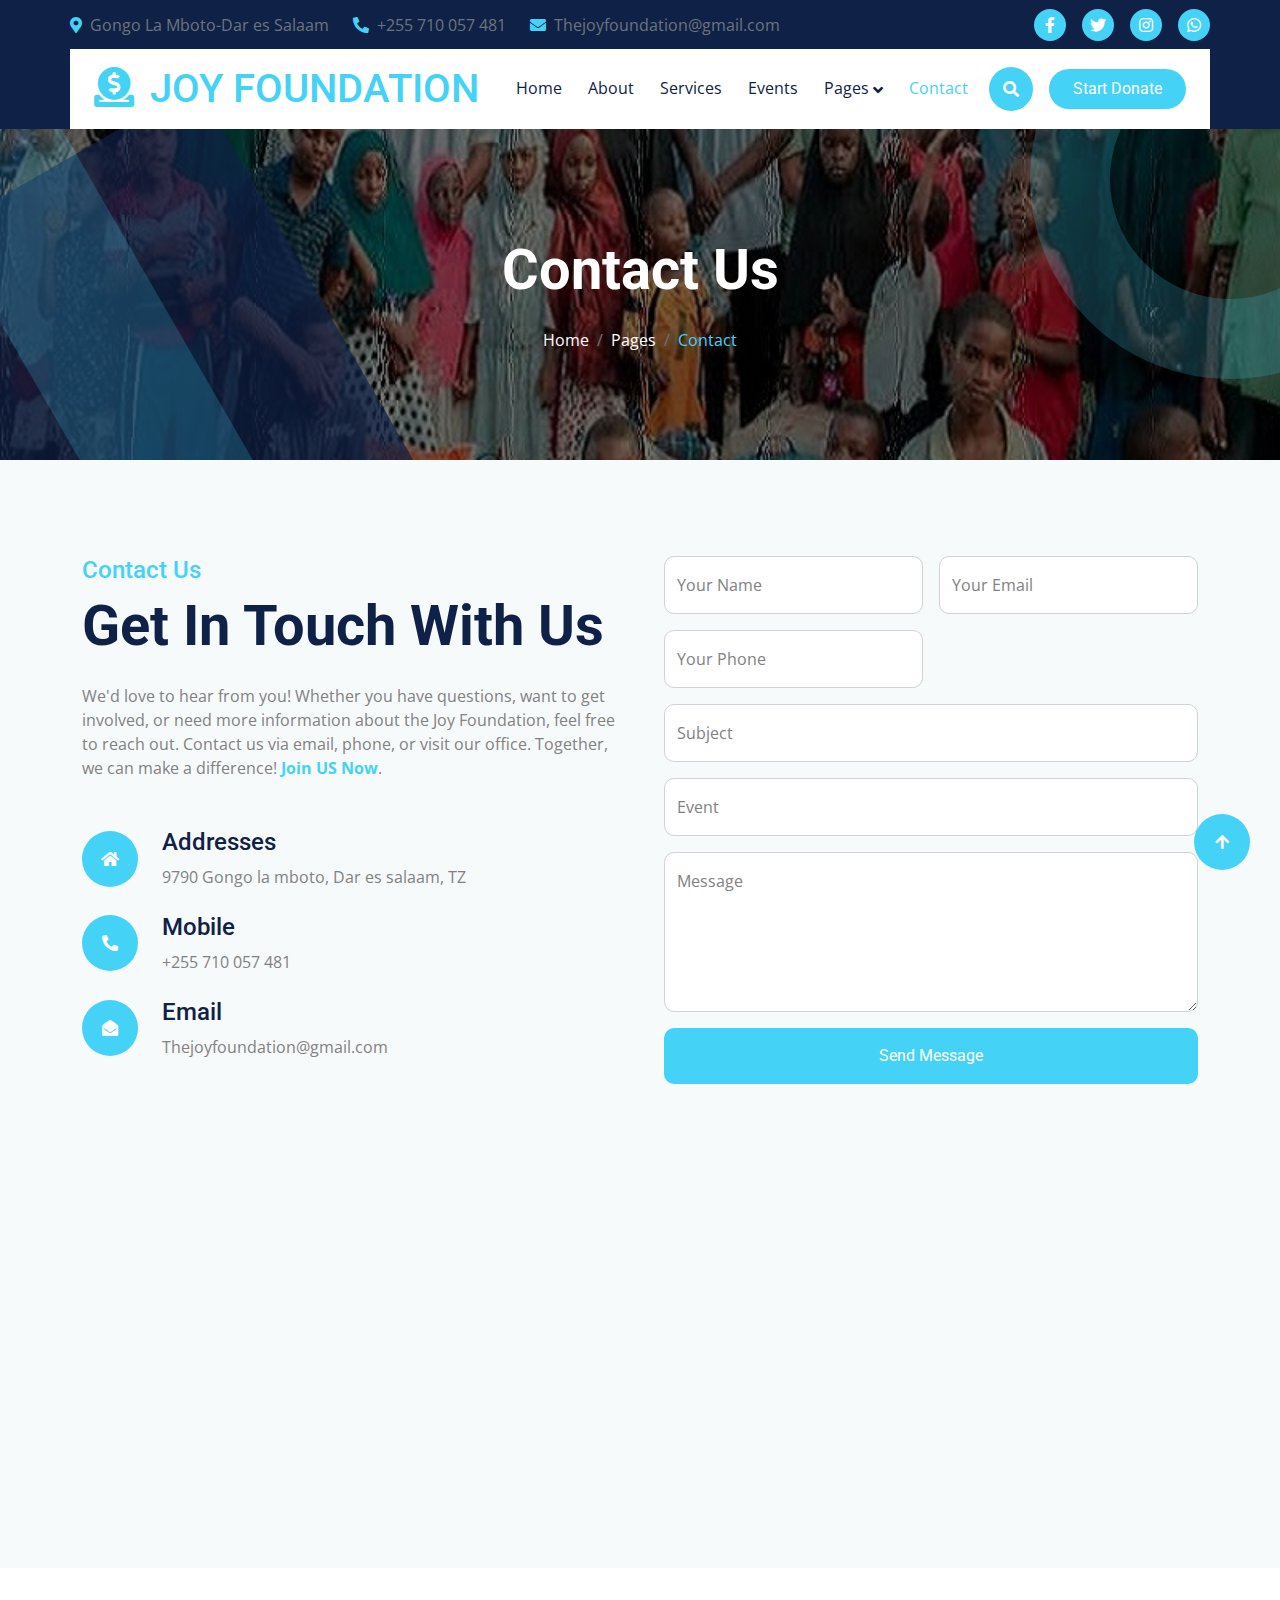
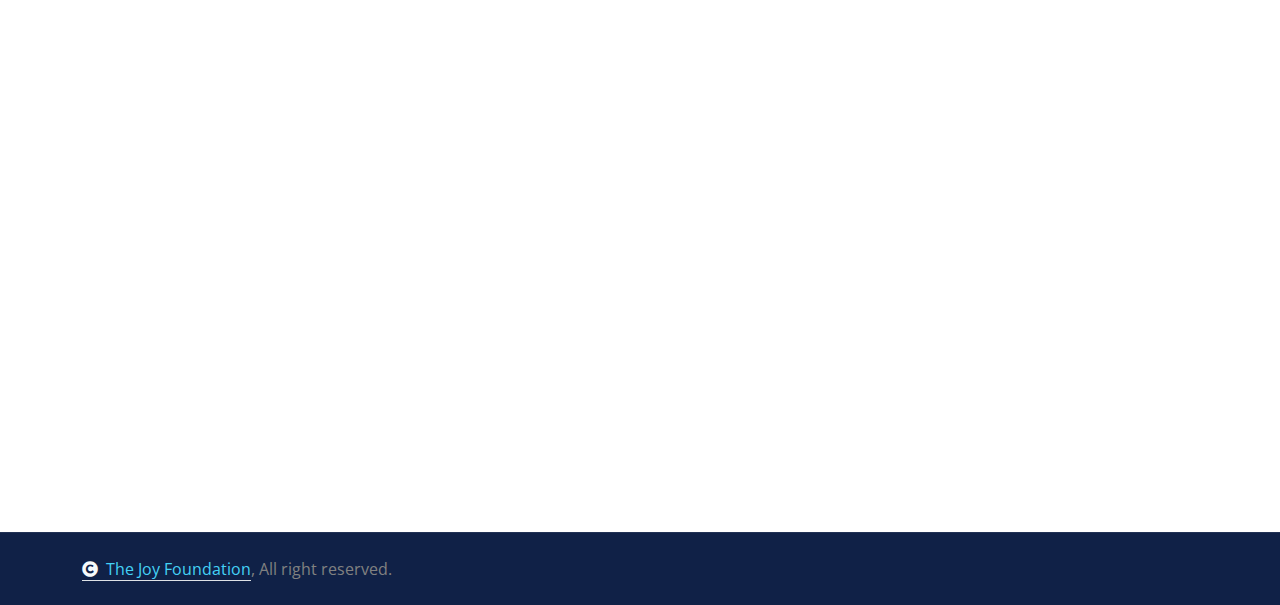
<file: contact.html>
<!DOCTYPE html>
<html lang="en">

    <head>
        <meta charset="utf-8">
        <title>The Joy Foundation</title>
        <meta content="width=device-width, initial-scale=1.0" name="viewport">
        <meta content="" name="keywords">
        <meta content="" name="description">

        <!-- Google Web Fonts -->
        <link rel="preconnect" href="https://fonts.googleapis.com">
        <link rel="preconnect" href="https://fonts.gstatic.com" crossorigin>
        <link href="https://fonts.googleapis.com/css2?family=Open+Sans:wght@400;500;600;700&family=Roboto:wght@400;500;700&display=swap" rel="stylesheet"> 

        <!-- Icon Font Stylesheet -->
        <link rel="stylesheet" href="https://use.fontawesome.com/releases/v5.15.4/css/all.css"/>
        <link href="https://cdn.jsdelivr.net/npm/bootstrap-icons@1.4.1/font/bootstrap-icons.css" rel="stylesheet">

        <!-- Libraries Stylesheet -->
        <link rel="stylesheet" href="https://cdnjs.cloudflare.com/ajax/libs/animate.css/4.1.1/animate.min.css"/>
        <link href="lib/animate/animate.min.css" rel="stylesheet">
        <link href="lib/owlcarousel/assets/owl.carousel.min.css" rel="stylesheet">
        <link href="lib/lightbox/css/lightbox.min.css" rel="stylesheet">


        <!-- Customized Bootstrap Stylesheet -->
        <link href="css/bootstrap.min.css" rel="stylesheet">

        <!-- Template Stylesheet -->
        <link href="css/style.css" rel="stylesheet">
    </head>

    <body>

        <!-- Spinner Start -->
        <div id="spinner" class="show bg-white position-fixed translate-middle w-100 vh-100 top-50 start-50 d-flex align-items-center justify-content-center">
            <div class="spinner-border text-primary" style="width: 3rem; height: 3rem;" role="status">
                <span class="sr-only">Loading...</span>
            </div>
        </div>
        <!-- Spinner End -->


         <!-- Topbar Start -->
         <div class="container-fluid topbar px-0 d-none d-lg-block">
            <div class="container px-0">
                <div class="row gx-0 align-items-center" style="height: 45px;">
                    <div class="col-lg-8 text-center text-lg-start mb-lg-0">
                        <div class="d-flex flex-wrap">
                            <a href="#" class="text-muted me-4"><i class="fas fa-map-marker-alt text-primary me-2"></i>Gongo La Mboto-Dar es Salaam</a>
                            <a href="#" class="text-muted me-4"><i class="fas fa-phone-alt text-primary me-2"></i>+255 710 057 481</a>
                            <a href="#" class="text-muted me-0"><i class="fas fa-envelope text-primary me-2"></i>Thejoyfoundation@gmail.com</a>
                        </div>
                    </div>
                    <div class="col-lg-4 text-center text-lg-end">
                        <div class="d-flex align-items-center justify-content-end">
                            <a href="#" class="btn btn-primary btn-square rounded-circle nav-fill me-3"><i class="fab fa-facebook-f text-white"></i></a>
                            <a href="#" class="btn btn-primary btn-square rounded-circle nav-fill me-3"><i class="fab fa-twitter text-white"></i></a>
                            
                            <a href="#" class="btn btn-primary btn-square rounded-circle nav-fill me-3"><i class="fab fa-instagram text-white"></i></a>
                            <a href="#" class="btn btn-primary btn-square rounded-circle nav-fill me-0"><i class="fab fa-whatsapp text-white"></i></a>
                        </div>
                    </div>
                </div>
            </div>
        </div>
        <!-- Topbar End -->


        <!-- Navbar & Hero Start -->
        <div class="container-fluid sticky-top px-0">
            <div class="position-absolute bg-dark" style="left: 0; top: 0; width: 100%; height: 100%;">
            </div>
            <div class="container px-0">
                <nav class="navbar navbar-expand-lg navbar-dark bg-white py-3 px-4">
                    <a href="index.html" class="navbar-brand p-0">
                        <h1 class="text-primary m-0"><i class="fas fa-donate me-3"></i>JOY FOUNDATION</h1>
                      <!--<img src="img/logo.png" alt="Logo">-->
                    </a>
                    <button class="navbar-toggler" type="button" data-bs-toggle="collapse" data-bs-target="#navbarCollapse">
                        <span class="fa fa-bars"></span>
                    </button>
                    <div class="collapse navbar-collapse" id="navbarCollapse">
                        <div class="navbar-nav ms-auto py-0">
                            <a href="index.html" class="nav-item nav-link">Home</a>
                            <a href="about.html" class="nav-item nav-link">About</a>
                            <a href="service.html" class="nav-item nav-link">Services</a>
                            <a href="project.html" class="nav-item nav-link">Events</a>
                            <div class="nav-item dropdown">
                                <a href="#" class="nav-link dropdown-toggle" data-bs-toggle="dropdown">Pages</a>
                                <div class="dropdown-menu m-0">
                                    <a href="blog.html" class="dropdown-item">Our Blog</a>
                                    <a href="team.html" class="dropdown-item">Our Team</a>
                                    <a href="testimonial.html" class="dropdown-item">Testimonial</a>
                                    <a href="faqs.html" class="dropdown-item">FAQs</a>
                                    <a href="404.html" class="dropdown-item">404 Page</a>
                                </div>
                            </div>
                            <a href="contact.html" class="nav-item nav-link active">Contact</a>
                        </div>
                        <div class="d-flex align-items-center flex-nowrap pt-xl-0">
                            <button class="btn btn-primary btn-md-square mx-2" data-bs-toggle="modal" data-bs-target="#searchModal"><i class="fas fa-search"></i></button>
                            <a href="#" class="btn btn-primary rounded-pill text-white py-2 px-4 ms-2 flex-wrap flex-sm-shrink-0">Start Donate</a>
                        </div>
                    </div>
                </nav>
            </div>
        </div>
        <!-- Navbar & Hero End -->

        <!-- Modal Search Start -->
        <div class="modal fade" id="searchModal" tabindex="-1" aria-labelledby="exampleModalLabel" aria-hidden="true">
            <div class="modal-dialog modal-fullscreen">
                <div class="modal-content rounded-0">
                    <div class="modal-header">
                        <h4 class="modal-title mb-0" id="exampleModalLabel">Search by keyword</h4>
                        <button type="button" class="btn-close" data-bs-dismiss="modal" aria-label="Close"></button>
                    </div>
                    <div class="modal-body d-flex align-items-center">
                        <div class="input-group w-75 mx-auto d-flex">
                            <input type="search" class="form-control p-3" placeholder="keywords" aria-describedby="search-icon-1">
                            <span id="search-icon-1" class="input-group-text p-3"><i class="fa fa-search"></i></span>
                        </div>
                    </div>
                </div>
            </div>
        </div>
        <!-- Modal Search End -->

        <!-- Header Start -->
        <div class="container-fluid bg-breadcrumb">
            <div class="bg-breadcrumb-single"></div>
            <div class="container text-center py-5" style="max-width: 900px;">
                <h4 class="text-white display-4 mb-4 wow fadeInDown" data-wow-delay="0.1s">Contact Us</h4>
                <ol class="breadcrumb justify-content-center mb-0 wow fadeInDown" data-wow-delay="0.3s">
                    <li class="breadcrumb-item"><a href="index.html">Home</a></li>
                    <li class="breadcrumb-item"><a href="#">Pages</a></li>
                    <li class="breadcrumb-item active text-primary">Contact</li>
                </ol>    
            </div>
        </div>
        <!-- Header End -->

        <!-- Contact Start -->
        <div class="container-fluid contact bg-light py-5">
            <div class="container py-5">
                <div class="row g-5">
                    <div class="col-lg-6 wow fadeInLeft" data-wow-delay="0.1s">
                        <div class="contact-item">
                            <div class="pb-5">
                                <h4 class="text-primary">Contact Us</h4>
                                <h1 class="display-4 mb-4">Get In Touch With Us</h1>
                                <p class="mb-0">We'd love to hear from you! Whether you have questions, 
                                    want to get involved, or need more information about the Joy Foundation,
                                     feel free to reach out. Contact us via email, phone, or visit our office. Together, we can make a difference! <a class="text-primary fw-bold" href="#">Join US Now</a>.</p>
                            </div>
                            <div class="d-flex align-items-center mb-4">
                                <div class="bg-primary btn-lg-square rounded-circle p-4"><i class="fa fa-home text-white"></i></div>
                                <div class="ms-4">
                                    <h4>Addresses</h4>
                                    <p class="mb-0">9790 Gongo la mboto, Dar es salaam, TZ</p>
                                </div>
                            </div>
                            <div class="d-flex align-items-center mb-4">
                                <div class="bg-primary btn-lg-square rounded-circle p-2"><i class="fa fa-phone-alt text-white"></i></div>
                                <div class="ms-4">
                                    <h4>Mobile</h4>
                                    <p class="mb-0"> +255 710 057 481</p>
                                   
                                </div>
                            </div>
                            <div class="d-flex align-items-center mb-4">
                                <div class="bg-primary btn-lg-square rounded-circle p-2"><i class="fa fa-envelope-open text-white"></i></div>
                                <div class="ms-4">
                                    <h4>Email</h4>
                                    <p class="mb-0">Thejoyfoundation@gmail.com</p>
                                    
                                </div>
                            </div>
                        </div>
                    </div>
                    <div class="col-lg-6 wow fadeInRight" data-wow-delay="0.3s">
                        <form>
                            <div class="row g-3">
                                <div class="col-lg-12 col-xl-6">
                                    <div class="form-floating">
                                        <input type="text" class="form-control" id="name" placeholder="Your Name">
                                        <label for="name">Your Name</label>
                                    </div>
                                </div>
                                <div class="col-lg-12 col-xl-6">
                                    <div class="form-floating">
                                        <input type="email" class="form-control" id="email" placeholder="Your Email">
                                        <label for="email">Your Email</label>
                                    </div>
                                </div>
                                <div class="col-lg-12 col-xl-6">
                                    <div class="form-floating">
                                        <input type="phone" class="form-control" id="phone" placeholder="Phone">
                                        <label for="phone">Your Phone</label>
                                    </div>
                                </div>

                                <div class="col-12">
                                    <div class="form-floating">
                                        <input type="text" class="form-control" id="subject" placeholder="Subject">
                                        <label for="subject">Subject</label>
                                    </div>
                                </div>
                                
                                
                                <div class="col-12">
                                    <div class="form-floating">
                                        <input type="text" class="form-control" id="project" placeholder="Subject">
                                        <label for="subject">Event</label>
                                    </div>
                                </div>
                                <div class="col-12">
                                    <div class="form-floating">
                                        <textarea class="form-control" placeholder="Leave a message here" id="message" style="height: 160px"></textarea>
                                        <label for="message">Message</label>
                                    </div>
                                </div>
                                <div class="col-12">
                                    <button class="btn btn-primary w-100 py-3">Send Message</button>
                                </div>
                            </div>
                        </form>
                    </div>


                    <div class="col-12 wow fadeInUp" data-wow-delay="0.1s">
                        <div class="rounded h-100">
                            <iframe class="rounded-top w-100" 
                            style="height: 340px; margin-bottom: -6px;"src="https://www.google.com/maps/embed?pb=!1m18!1m12!1m3!1d3961.228346881067!2d39.205161155158514!3d-6.8632153187652865!2m3!1f0!2f0!3f0!3m2!1i1024!2i768!4f13.1!3m3!1m2!1s0x185c37f5d4dd8981%3A0xbb051746b026d171!2sKampala%20International%20University%20in%20Tanzania!5e0!3m2!1sen!2stz!4v1726310964097!5m2!1sen!2stz"
                           loading="lazy" referrerpolicy="no-referrer-when-downgrade"></iframe>
                            
                        </div>
                    </div>
                </div>
            </div>
        </div>
        <!-- Contact End -->

        <!-- Footer Start -->
          <!-- Footer Start -->
          <div class="container-fluid footer py-5 wow fadeIn" data-wow-delay="0.2s">
            <div class="container py-5">
                <div class="row g-5">
                    <div class="col-md-6 col-lg-6 col-xl-3">
                        <div class="footer-item d-flex flex-column">
                            <div class="footer-item">
                                <h4 class="text-white mb-4">Newsletter</h4>
                                <p class="mb-3">Get the latest updates on our health programs, environmental cleanups, and community events. Read inspiring stories and see how we're making a difference. Join us in spreading joy!</p>
                                <div class="position-relative mx-auto rounded-pill">
                                    <input class="form-control rounded-pill w-100 py-3 ps-4 pe-5" type="text" placeholder="Enter your email">
                                    <button type="button" class="btn btn-primary rounded-pill position-absolute top-0 end-0 py-2 mt-2 me-2">SignUp</button>
                                </div>
                            </div>
                        </div>
                    </div>
                    <div class="col-md-6 col-lg-6 col-xl-3">
                        <div class="footer-item d-flex flex-column">
                            <h4 class="text-white mb-4">Explore</h4>
                            <a href="index.html"><i class="fas fa-angle-right me-2"></i> Home</a>
                            <a href="service.html"><i class="fas fa-angle-right me-2"></i> Services</a>
                            <a href="about.html"><i class="fas fa-angle-right me-2"></i> About Us</a>
                            <a href="project.html"><i class="fas fa-angle-right me-2"></i> Latest Events</a>
                            <a href="testimonial.html"><i class="fas fa-angle-right me-2"></i> testimonial</a>
                            <a href="team.html"><i class="fas fa-angle-right me-2"></i> Our Team</a>
                            <a href="contact.html"><i class="fas fa-angle-right me-2"></i> Contact Us</a>
                        </div>
                    </div>
                    <div class="col-md-6 col-lg-6 col-xl-3">
                        <div class="footer-item d-flex flex-column">
                            <h4 class="text-white mb-4">Contact Info</h4>
                            <a href=""><i class="fa fa-map-marker-alt me-2"></i> 9790 Gongo la mboto, Dar es salaam, TZ</a>
                            <a href=""><i class="fas fa-envelope me-2"></i> Thejoyfoundation@gmail.com</a>
                            <a href=""><i class="fas fa-envelope me-2"></i> noelmunuo01@gmail.com</a>
                            <a href=""><i class="fas fa-phone me-2"></i> +255 628 904 019</a>
                            <a href="" class="mb-3"><i class="fas fa-print me-2"></i> +255 710 057 481</a>
                            <div class="d-flex align-items-center">
                                <a class="btn btn-light btn-md-square me-2" href=""><i class="fab fa-facebook-f"></i></a>
                                <a class="btn btn-light btn-md-square me-2" href=""><i class="fab fa-twitter"></i></a>
                                <a class="btn btn-light btn-md-square me-2" href=""><i class="fab fa-instagram"></i></a>
                                <a class="btn btn-light btn-md-square me-0" href=""><i class="fab fa-linkedin-in"></i></a>
                            </div>
                        </div>
                    </div>
                    <div class="col-md-6 col-lg-6 col-xl-3">
                        <div class="footer-item-post d-flex flex-column">
                            <h4 class="text-white mb-4">Popular Post</h4>
                            <div class="d-flex flex-column mb-3">
                                <p class="text-uppercase text-primary mb-2">Latest Events</p>
                                <a href="#" class="text-body">Revisiting Our latest events & Distribution Goals</a>
                            </div>
                            <div class="d-flex flex-column mb-3">
                                <p class="text-uppercase text-primary mb-2">New Anouncements</p>
                                <a href="#" class="text-body">View all anouncements from the Organization Leadership</a>
                            </div>
                            <div class="footer-btn text-start">
                                <a href="#" class="btn btn-light rounded-pill px-4">View All Post <i class="fa fa-arrow-right ms-1"></i></a>
                            </div>
                        </div>
                    </div>
                </div>
            </div>
        </div>
        <!-- Footer End -->

        
        <!-- Copyright Start -->
        <div class="container-fluid copyright py-4">
            <div class="container">
                <div class="row g-4 align-items-center">
                    <div class="col-md-6 text-center text-md-start mb-md-0">
                        <span class="text-body"><a href="#" class="border-bottom text-primary"><i class="fas fa-copyright text-light me-2"></i>The Joy Foundation</a>, All right reserved.</span>
                    </div>
                   
                </div>
            </div>
        </div>
        <!-- Copyright End -->




        <!-- Back to Top -->
        <a href="#" class="btn btn-primary btn-lg-square back-to-top"><i class="fa fa-arrow-up"></i></a>   

        
    <!-- JavaScript Libraries -->
    <script src="https://ajax.googleapis.com/ajax/libs/jquery/3.6.4/jquery.min.js"></script>
    <script src="https://cdn.jsdelivr.net/npm/bootstrap@5.0.0/dist/js/bootstrap.bundle.min.js"></script>
    <script src="lib/wow/wow.min.js"></script>
    <script src="lib/easing/easing.min.js"></script>
    <script src="lib/waypoints/waypoints.min.js"></script>
    <script src="lib/counterup/counterup.min.js"></script>
    <script src="lib/owlcarousel/owl.carousel.min.js"></script>
    <script src="lib/lightbox/js/lightbox.min.js"></script>
    

    <!-- Template Javascript -->
    <script src="js/main.js"></script>
    </body>

</html>
</file>
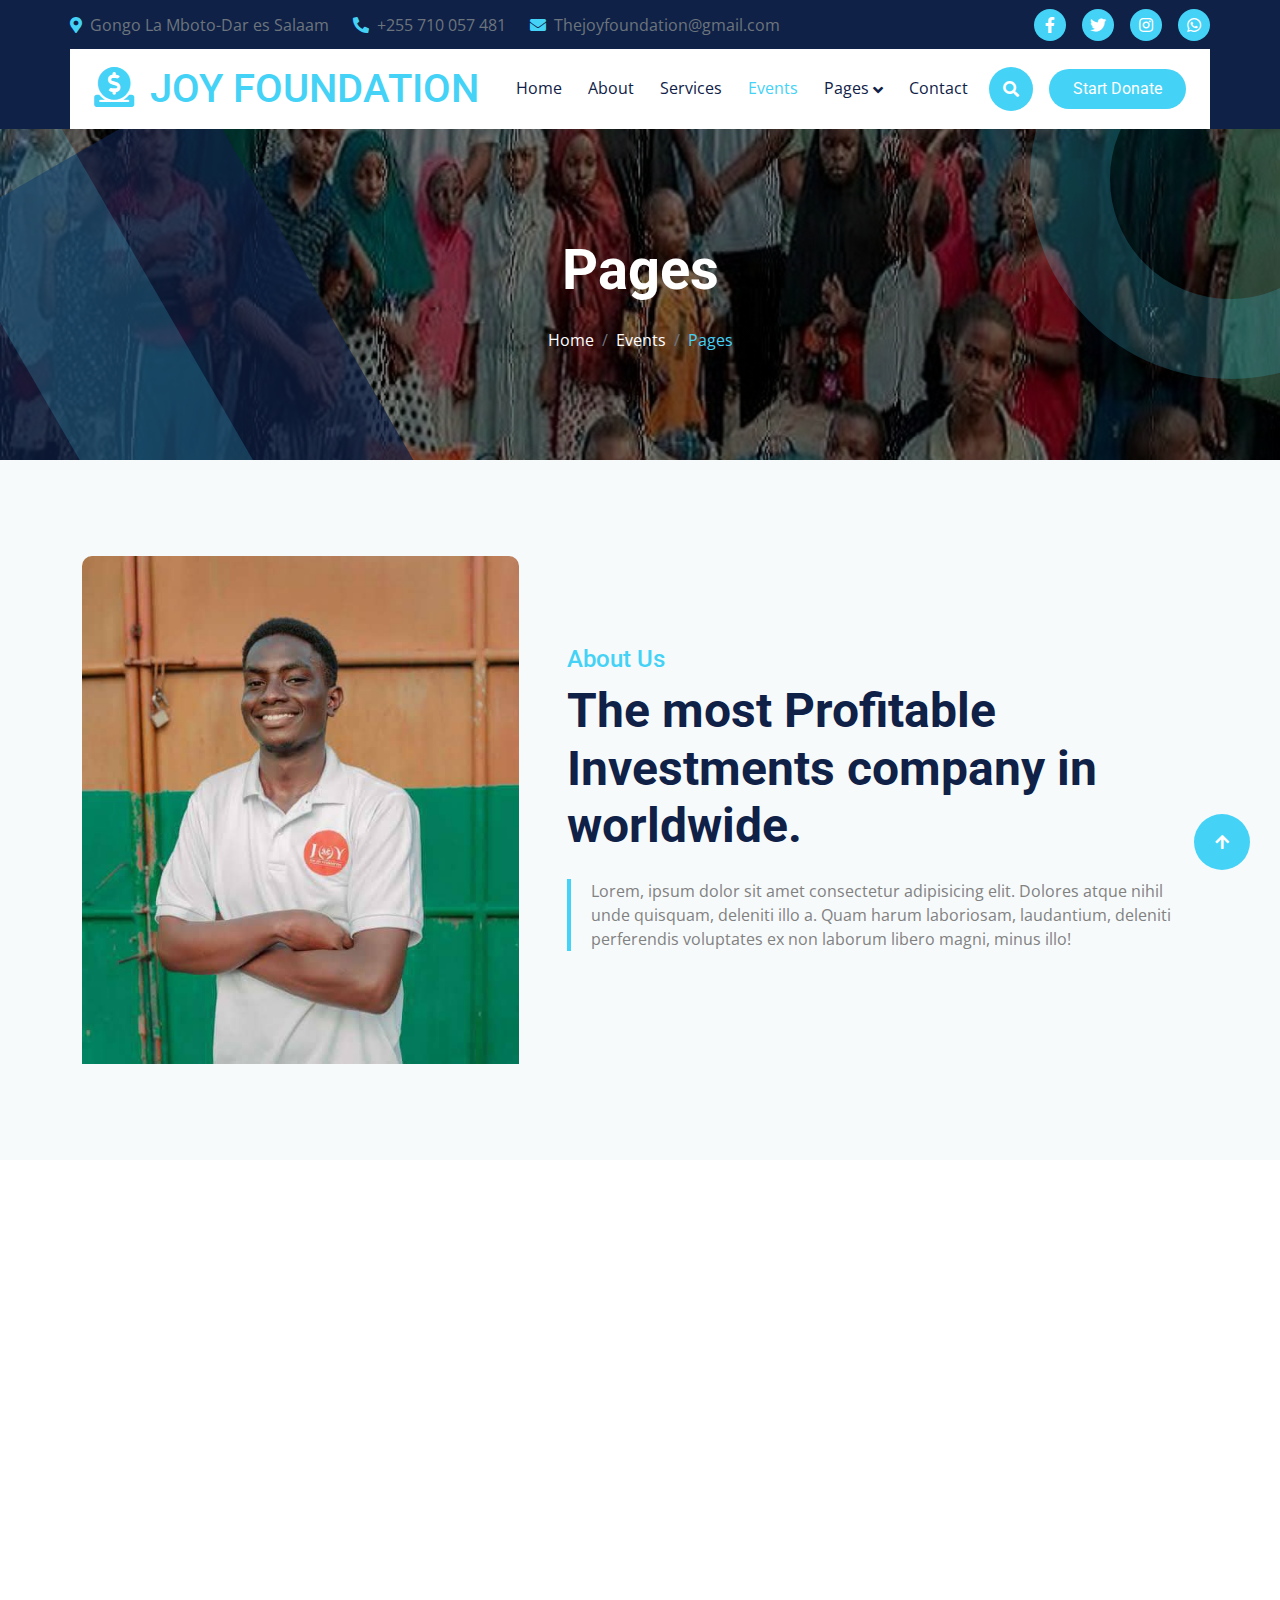
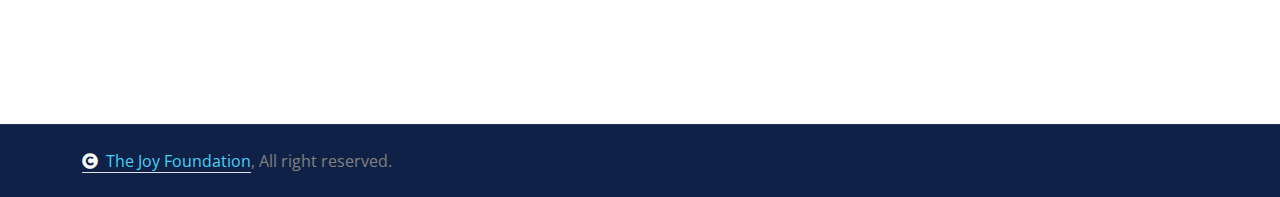
<file: eventsreadmore.html>
<!DOCTYPE html>
<html lang="en">

    <head>
        <meta charset="utf-8">
        <title>The Joy Foundation</title>
        <meta content="width=device-width, initial-scale=1.0" name="viewport">
        <meta content="" name="keywords">
        <meta content="" name="description">

        <!-- Google Web Fonts -->
        <link rel="preconnect" href="https://fonts.googleapis.com">
        <link rel="preconnect" href="https://fonts.gstatic.com" crossorigin>
        <link href="https://fonts.googleapis.com/css2?family=Open+Sans:wght@400;500;600;700&family=Roboto:wght@400;500;700&display=swap" rel="stylesheet"> 

        <!-- Icon Font Stylesheet -->
        <link rel="stylesheet" href="https://use.fontawesome.com/releases/v5.15.4/css/all.css"/>
        <link href="https://cdn.jsdelivr.net/npm/bootstrap-icons@1.4.1/font/bootstrap-icons.css" rel="stylesheet">

        <!-- Libraries Stylesheet -->
        <link rel="stylesheet" href="https://cdnjs.cloudflare.com/ajax/libs/animate.css/4.1.1/animate.min.css"/>
        <link href="lib/animate/animate.min.css" rel="stylesheet">
        <link href="lib/owlcarousel/assets/owl.carousel.min.css" rel="stylesheet">
        <link href="lib/lightbox/css/lightbox.min.css" rel="stylesheet">


        <!-- Customized Bootstrap Stylesheet -->
        <link href="css/bootstrap.min.css" rel="stylesheet">

        <!-- Template Stylesheet -->
        <link href="css/style.css" rel="stylesheet">
    </head>

    <body>

        <!-- Spinner Start -->
        <div id="spinner" class="show bg-white position-fixed translate-middle w-100 vh-100 top-50 start-50 d-flex align-items-center justify-content-center">
            <div class="spinner-border text-primary" style="width: 3rem; height: 3rem;" role="status">
                <span class="sr-only">Loading...</span>
            </div>
        </div>
        <!-- Spinner End -->


        <!-- Topbar Start -->
        <div class="container-fluid topbar px-0 d-none d-lg-block">
            <div class="container px-0">
                <div class="row gx-0 align-items-center" style="height: 45px;">
                    <div class="col-lg-8 text-center text-lg-start mb-lg-0">
                        <div class="d-flex flex-wrap">
                            <a href="#" class="text-muted me-4"><i class="fas fa-map-marker-alt text-primary me-2"></i>Gongo La Mboto-Dar es Salaam</a>
                            <a href="#" class="text-muted me-4"><i class="fas fa-phone-alt text-primary me-2"></i>+255 710 057 481</a>
                            <a href="#" class="text-muted me-0"><i class="fas fa-envelope text-primary me-2"></i>Thejoyfoundation@gmail.com</a>
                        </div>
                    </div>
                    <div class="col-lg-4 text-center text-lg-end">
                        <div class="d-flex align-items-center justify-content-end">
                            <a href="#" class="btn btn-primary btn-square rounded-circle nav-fill me-3"><i class="fab fa-facebook-f text-white"></i></a>
                            <a href="#" class="btn btn-primary btn-square rounded-circle nav-fill me-3"><i class="fab fa-twitter text-white"></i></a>
                            
                            <a href="#" class="btn btn-primary btn-square rounded-circle nav-fill me-3"><i class="fab fa-instagram text-white"></i></a>
                            <a href="#" class="btn btn-primary btn-square rounded-circle nav-fill me-0"><i class="fab fa-whatsapp text-white"></i></a>
                        </div>
                    </div>
                </div>
            </div>
        </div>
        <!-- Topbar End -->


       <!-- Navbar & Hero Start -->
       <div class="container-fluid sticky-top px-0">
        <div class="position-absolute bg-dark" style="left: 0; top: 0; width: 100%; height: 100%;">
        </div>
        <div class="container px-0">
            <nav class="navbar navbar-expand-lg navbar-dark bg-white py-3 px-4">
                <a href="index.html" class="navbar-brand p-0">
                    <h1 class="text-primary m-0"><i class="fas fa-donate me-3"></i>JOY FOUNDATION</h1>
                    <!-- <img src="img/logo.png" alt="Logo"> -->
                </a>
                <button class="navbar-toggler" type="button" data-bs-toggle="collapse" data-bs-target="#navbarCollapse">
                    <span class="fa fa-bars"></span>
                </button>
                <div class="collapse navbar-collapse" id="navbarCollapse">
                    <div class="navbar-nav ms-auto py-0">
                        <a href="index.html" class="nav-item nav-link">Home</a>
                        <a href="about.html" class="nav-item nav-link">About</a>
                        <a href="service.html" class="nav-item nav-link ">Services</a>
                        <a href="project.html" class="nav-item nav-link active">Events</a>
                        <div class="nav-item dropdown">
                            <a href="#" class="nav-link dropdown-toggle" data-bs-toggle="dropdown">Pages</a>
                            <div class="dropdown-menu m-0">
                                <a href="blog.html" class="dropdown-item ">Our Blog</a>
                                <a href="team.html" class="dropdown-item">Our Team</a>
                                <a href="testimonial.html" class="dropdown-item">Testimonial</a>
                                <a href="faqs.html" class="dropdown-item">FAQs</a>
                                <a href="404.html" class="dropdown-item">404 Page</a>
                            </div>
                        </div>
                        <a href="contact.html" class="nav-item nav-link">Contact</a>
                    </div>
                    <div class="d-flex align-items-center flex-nowrap pt-xl-0">
                        <button class="btn btn-primary btn-md-square mx-2" data-bs-toggle="modal" data-bs-target="#searchModal"><i class="fas fa-search"></i></button>
                        <a href="#" class="btn btn-primary rounded-pill text-white py-2 px-4 ms-2 flex-wrap flex-sm-shrink-0">Start Donate</a>
                    </div>
                </div>
            </nav>
        </div>
    </div>
    <!-- Navbar & Hero End -->

        <!-- Modal Search Start -->
        <div class="modal fade" id="searchModal" tabindex="-1" aria-labelledby="exampleModalLabel" aria-hidden="true">
            <div class="modal-dialog modal-fullscreen">
                <div class="modal-content rounded-0">
                    <div class="modal-header">
                        <h4 class="modal-title mb-0" id="exampleModalLabel">Search by keyword</h4>
                        <button type="button" class="btn-close" data-bs-dismiss="modal" aria-label="Close"></button>
                    </div>
                    <div class="modal-body d-flex align-items-center">
                        <div class="input-group w-75 mx-auto d-flex">
                            <input type="search" class="form-control p-3" placeholder="keywords" aria-describedby="search-icon-1">
                            <span id="search-icon-1" class="input-group-text p-3"><i class="fa fa-search"></i></span>
                        </div>
                    </div>
                </div>
            </div>
        </div>
        <!-- Modal Search End -->

       <!-- Header Start -->
       <div class="container-fluid bg-breadcrumb">
        <div class="bg-breadcrumb-single"></div>
        <div class="container text-center py-5" style="max-width: 900px;">
            <h4 class="text-white display-4 mb-4 wow fadeInDown" data-wow-delay="0.1s">Pages</h4>
            <ol class="breadcrumb justify-content-center mb-0 wow fadeInDown" data-wow-delay="0.3s">
                <li class="breadcrumb-item"><a href="index.html">Home</a></li>
                
                <li class="breadcrumb-item "><a href="project.html">Events</a></li>
                <li class="breadcrumb-item active text-primary">Pages</li>
            </ol>    
        </div>
    </div>
    <!-- Header End -->

        <!-- About Start -->
        <div class="container-fluid about bg-light py-5">
            <div class="container py-5">
                <div class="row g-5 align-items-center">
                    <div class="col-lg-6 col-xl-5 wow fadeInLeft" data-wow-delay="0.1s">
                        <div class="about-img">
                            <img src="img/kamee.jpg" class="img-fluid w-100 rounded-top bg-white" alt="Image">
                        </div>
                    </div>
                    <div class="col-lg-6 col-xl-7 wow fadeInRight" data-wow-delay="0.3s">
                        <h4 class="text-primary">About Us</h4>
                        <h1 class="display-5 mb-4">The most Profitable Investments company in worldwide.</h1>
                        <p class="text ps-4 mb-4">Lorem, ipsum dolor sit amet consectetur adipisicing elit. Dolores atque nihil unde quisquam, deleniti illo a. Quam harum laboriosam, laudantium, deleniti perferendis voluptates ex non laborum libero magni, minus illo!
                        </p>
                    </div>
                </div>
            </div>
        </div>
        <!-- About End -->
       
         <!-- Footer Start -->
         <div class="container-fluid footer py-5 wow fadeIn" data-wow-delay="0.2s">
            <div class="container py-5">
                <div class="row g-5">
                    <div class="col-md-6 col-lg-6 col-xl-3">
                        <div class="footer-item d-flex flex-column">
                            <div class="footer-item">
                                <h4 class="text-white mb-4">Newsletter</h4>
                                <p class="mb-3">Get the latest updates on our health programs, environmental cleanups, and community events. Read inspiring stories and see how we're making a difference. Join us in spreading joy!</p>
                                <div class="position-relative mx-auto rounded-pill">
                                    <input class="form-control rounded-pill w-100 py-3 ps-4 pe-5" type="text" placeholder="Enter your email">
                                    <button type="button" class="btn btn-primary rounded-pill position-absolute top-0 end-0 py-2 mt-2 me-2">SignUp</button>
                                </div>
                            </div>
                        </div>
                    </div>
                    <div class="col-md-6 col-lg-6 col-xl-3">
                        <div class="footer-item d-flex flex-column">
                            <h4 class="text-white mb-4">Explore</h4>
                            <a href="index.html"><i class="fas fa-angle-right me-2"></i> Home</a>
                            <a href="service.html"><i class="fas fa-angle-right me-2"></i> Services</a>
                            <a href="about.html"><i class="fas fa-angle-right me-2"></i> About Us</a>
                            <a href="project.html"><i class="fas fa-angle-right me-2"></i> Latest Events</a>
                            <a href="testimonial.html"><i class="fas fa-angle-right me-2"></i> testimonial</a>
                            <a href="team.html"><i class="fas fa-angle-right me-2"></i> Our Team</a>
                            <a href="contact.html"><i class="fas fa-angle-right me-2"></i> Contact Us</a>
                        </div>
                    </div>
                    <div class="col-md-6 col-lg-6 col-xl-3">
                        <div class="footer-item d-flex flex-column">
                            <h4 class="text-white mb-4">Contact Info</h4>
                            <a href=""><i class="fa fa-map-marker-alt me-2"></i> 9790 Gongo la mboto, Dar es salaam, TZ</a>
                            <a href=""><i class="fas fa-envelope me-2"></i> Thejoyfoundation@gmail.com</a>
                            <a href=""><i class="fas fa-envelope me-2"></i> noelmunuo01@gmail.com</a>
                            <a href=""><i class="fas fa-phone me-2"></i> +255 628 904 019</a>
                            <a href="" class="mb-3"><i class="fas fa-print me-2"></i> +255 710 057 481</a>
                            <div class="d-flex align-items-center">
                                <a class="btn btn-light btn-md-square me-2" href=""><i class="fab fa-facebook-f"></i></a>
                                <a class="btn btn-light btn-md-square me-2" href=""><i class="fab fa-twitter"></i></a>
                                <a class="btn btn-light btn-md-square me-2" href=""><i class="fab fa-instagram"></i></a>
                                <a class="btn btn-light btn-md-square me-0" href=""><i class="fab fa-linkedin-in"></i></a>
                            </div>
                        </div>
                    </div>
                    <div class="col-md-6 col-lg-6 col-xl-3">
                        <div class="footer-item-post d-flex flex-column">
                            <h4 class="text-white mb-4">Popular Post</h4>
                            <div class="d-flex flex-column mb-3">
                                <p class="text-uppercase text-primary mb-2">Latest Events</p>
                                <a href="#" class="text-body">Revisiting Our latest events & Distribution Goals</a>
                            </div>
                            <div class="d-flex flex-column mb-3">
                                <p class="text-uppercase text-primary mb-2">New Anouncements</p>
                                <a href="#" class="text-body">View all anouncements from the Organization Leadership</a>
                            </div>
                            <div class="footer-btn text-start">
                                <a href="#" class="btn btn-light rounded-pill px-4">View All Post <i class="fa fa-arrow-right ms-1"></i></a>
                            </div>
                        </div>
                    </div>
                </div>
            </div>
        </div>
        <!-- Footer End -->

        
        <!-- Copyright Start -->
        <div class="container-fluid copyright py-4">
            <div class="container">
                <div class="row g-4 align-items-center">
                    <div class="col-md-6 text-center text-md-start mb-md-0">
                        <span class="text-body"><a href="#" class="border-bottom text-primary"><i class="fas fa-copyright text-light me-2"></i>The Joy Foundation</a>, All right reserved.</span>
                    </div>
                   
                </div>
            </div>
        </div>
        <!-- Copyright End -->




        <!-- Back to Top -->
        <a href="#" class="btn btn-primary btn-lg-square back-to-top"><i class="fa fa-arrow-up"></i></a>   

        
    <!-- JavaScript Libraries -->
    <script src="https://ajax.googleapis.com/ajax/libs/jquery/3.6.4/jquery.min.js"></script>
    <script src="https://cdn.jsdelivr.net/npm/bootstrap@5.0.0/dist/js/bootstrap.bundle.min.js"></script>
    <script src="lib/wow/wow.min.js"></script>
    <script src="lib/easing/easing.min.js"></script>
    <script src="lib/waypoints/waypoints.min.js"></script>
    <script src="lib/counterup/counterup.min.js"></script>
    <script src="lib/owlcarousel/owl.carousel.min.js"></script>
    <script src="lib/lightbox/js/lightbox.min.js"></script>
    

    <!-- Template Javascript -->
    <script src="js/main.js"></script>
    </body>

</html>
</file>
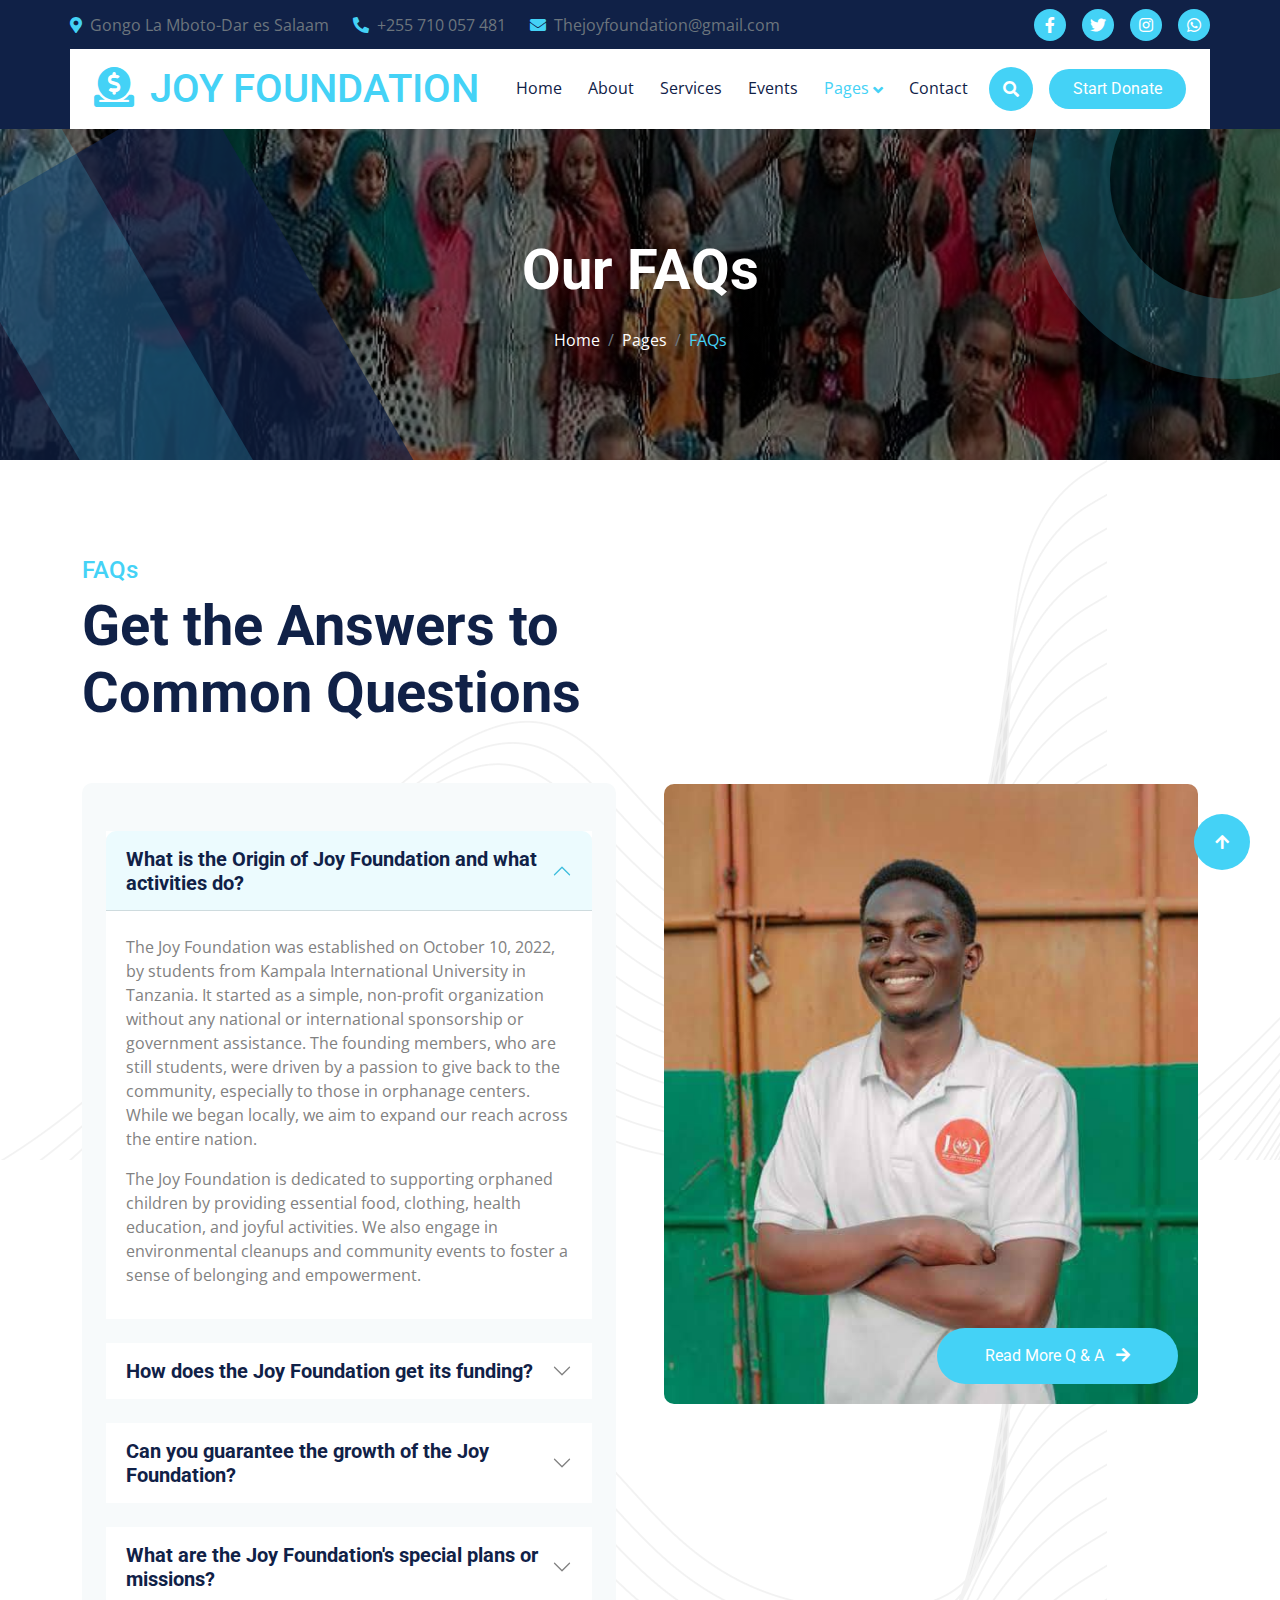
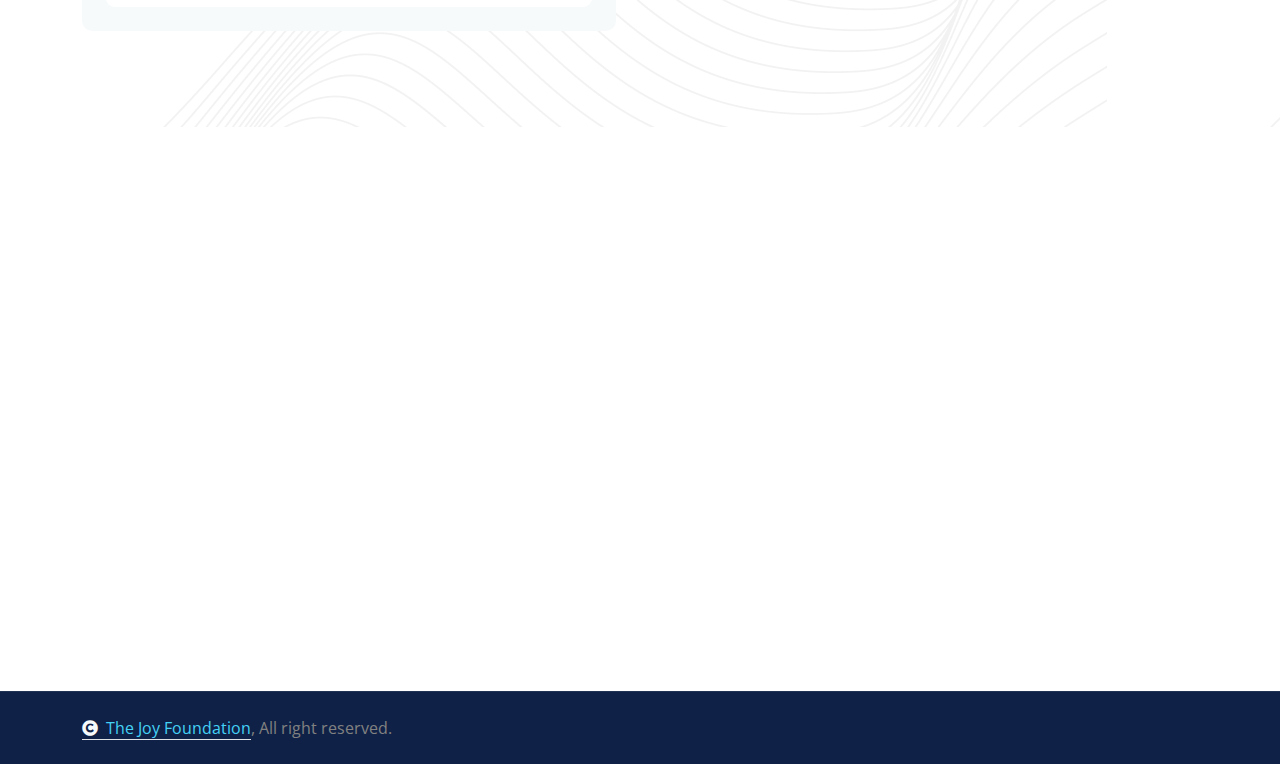
<file: faqs.html>
<!DOCTYPE html>
<html lang="en">

    <head>
        <meta charset="utf-8">
        <title>The Joy Foundation</title>
        <meta content="width=device-width, initial-scale=1.0" name="viewport">
        <meta content="" name="keywords">
        <meta content="" name="description">

        <!-- Google Web Fonts -->
        <link rel="preconnect" href="https://fonts.googleapis.com">
        <link rel="preconnect" href="https://fonts.gstatic.com" crossorigin>
        <link href="https://fonts.googleapis.com/css2?family=Open+Sans:wght@400;500;600;700&family=Roboto:wght@400;500;700&display=swap" rel="stylesheet"> 

        <!-- Icon Font Stylesheet -->
        <link rel="stylesheet" href="https://use.fontawesome.com/releases/v5.15.4/css/all.css"/>
        <link href="https://cdn.jsdelivr.net/npm/bootstrap-icons@1.4.1/font/bootstrap-icons.css" rel="stylesheet">

        <!-- Libraries Stylesheet -->
        <link rel="stylesheet" href="https://cdnjs.cloudflare.com/ajax/libs/animate.css/4.1.1/animate.min.css"/>
        <link href="lib/animate/animate.min.css" rel="stylesheet">
        <link href="lib/owlcarousel/assets/owl.carousel.min.css" rel="stylesheet">
        <link href="lib/lightbox/css/lightbox.min.css" rel="stylesheet">


        <!-- Customized Bootstrap Stylesheet -->
        <link href="css/bootstrap.min.css" rel="stylesheet">

        <!-- Template Stylesheet -->
        <link href="css/style.css" rel="stylesheet">
    </head>

    <body>

        <!-- Spinner Start -->
        <div id="spinner" class="show bg-white position-fixed translate-middle w-100 vh-100 top-50 start-50 d-flex align-items-center justify-content-center">
            <div class="spinner-border text-primary" style="width: 3rem; height: 3rem;" role="status">
                <span class="sr-only">Loading...</span>
            </div>
        </div>
        <!-- Spinner End -->


       <!-- Topbar Start -->
       <div class="container-fluid topbar px-0 d-none d-lg-block">
        <div class="container px-0">
            <div class="row gx-0 align-items-center" style="height: 45px;">
                <div class="col-lg-8 text-center text-lg-start mb-lg-0">
                    <div class="d-flex flex-wrap">
                        <a href="#" class="text-muted me-4"><i class="fas fa-map-marker-alt text-primary me-2"></i>Gongo La Mboto-Dar es Salaam</a>
                        <a href="#" class="text-muted me-4"><i class="fas fa-phone-alt text-primary me-2"></i>+255 710 057 481</a>
                        <a href="#" class="text-muted me-0"><i class="fas fa-envelope text-primary me-2"></i>Thejoyfoundation@gmail.com</a>
                    </div>
                </div>
                <div class="col-lg-4 text-center text-lg-end">
                    <div class="d-flex align-items-center justify-content-end">
                        <a href="#" class="btn btn-primary btn-square rounded-circle nav-fill me-3"><i class="fab fa-facebook-f text-white"></i></a>
                        <a href="#" class="btn btn-primary btn-square rounded-circle nav-fill me-3"><i class="fab fa-twitter text-white"></i></a>
                        
                        <a href="#" class="btn btn-primary btn-square rounded-circle nav-fill me-3"><i class="fab fa-instagram text-white"></i></a>
                        <a href="#" class="btn btn-primary btn-square rounded-circle nav-fill me-0"><i class="fab fa-whatsapp text-white"></i></a>
                    </div>
                </div>
            </div>
        </div>
    </div>
    <!-- Topbar End -->



        <!-- Navbar & Hero Start -->
        <div class="container-fluid sticky-top px-0">
            <div class="position-absolute bg-dark" style="left: 0; top: 0; width: 100%; height: 100%;">
            </div>
            <div class="container px-0">
                <nav class="navbar navbar-expand-lg navbar-dark bg-white py-3 px-4">
                    <a href="index.html" class="navbar-brand p-0">
                        <h1 class="text-primary m-0"><i class="fas fa-donate me-3"></i>JOY FOUNDATION</h1>
                        <!-- <img src="img/logo.png" alt="Logo"> -->
                    </a>
                    <button class="navbar-toggler" type="button" data-bs-toggle="collapse" data-bs-target="#navbarCollapse">
                        <span class="fa fa-bars"></span>
                    </button>
                    <div class="collapse navbar-collapse" id="navbarCollapse">
                        <div class="navbar-nav ms-auto py-0">
                            <a href="index.html" class="nav-item nav-link">Home</a>
                            <a href="about.html" class="nav-item nav-link">About</a>
                            <a href="service.html" class="nav-item nav-link">Services</a>
                            <a href="project.html" class="nav-item nav-link">Events</a>
                            <div class="nav-item dropdown active">
                                <a href="#" class="nav-link dropdown-toggle active" data-bs-toggle="dropdown">Pages</a>
                                <div class="dropdown-menu m-0">
                                    <a href="blog.html" class="dropdown-item">Our Blog</a>
                                    <a href="team.html" class="dropdown-item">Our Team</a>
                                    <a href="testimonial.html" class="dropdown-item">Testimonial</a>
                                    <a href="faqs.html" class="dropdown-item active">FAQs</a>
                                    <a href="404.html" class="dropdown-item">404 Page</a>
                                </div>
                            </div>
                            <a href="contact.html" class="nav-item nav-link">Contact</a>
                        </div>
                        <div class="d-flex align-items-center flex-nowrap pt-xl-0">
                            <button class="btn btn-primary btn-md-square mx-2" data-bs-toggle="modal" data-bs-target="#searchModal"><i class="fas fa-search"></i></button>
                            <a href="#" class="btn btn-primary rounded-pill text-white py-2 px-4 ms-2 flex-wrap flex-sm-shrink-0">Start Donate</a>
                        </div>
                    </div>
                </nav>
            </div>
        </div>
        <!-- Navbar & Hero End -->

        <!-- Modal Search Start -->
        <div class="modal fade" id="searchModal" tabindex="-1" aria-labelledby="exampleModalLabel" aria-hidden="true">
            <div class="modal-dialog modal-fullscreen">
                <div class="modal-content rounded-0">
                    <div class="modal-header">
                        <h4 class="modal-title mb-0" id="exampleModalLabel">Search by keyword</h4>
                        <button type="button" class="btn-close" data-bs-dismiss="modal" aria-label="Close"></button>
                    </div>
                    <div class="modal-body d-flex align-items-center">
                        <div class="input-group w-75 mx-auto d-flex">
                            <input type="search" class="form-control p-3" placeholder="keywords" aria-describedby="search-icon-1">
                            <span id="search-icon-1" class="input-group-text p-3"><i class="fa fa-search"></i></span>
                        </div>
                    </div>
                </div>
            </div>
        </div>
        <!-- Modal Search End -->

        <!-- Header Start -->
        <div class="container-fluid bg-breadcrumb">
            <div class="bg-breadcrumb-single"></div>
            <div class="container text-center py-5" style="max-width: 900px;">
                <h4 class="text-white display-4 mb-4 wow fadeInDown" data-wow-delay="0.1s">Our FAQs</h4>
                <ol class="breadcrumb justify-content-center mb-0 wow fadeInDown" data-wow-delay="0.3s">
                    <li class="breadcrumb-item"><a href="index.html">Home</a></li>
                    <li class="breadcrumb-item"><a href="#">Pages</a></li>
                    <li class="breadcrumb-item active text-primary">FAQs</li>
                </ol>    
            </div>
        </div>
        <!-- Header End -->

         <!-- FAQ Start -->
         <div class="container-fluid faq py-5">
            <div class="container py-5">
                <div class="row g-5 align-items-center">
                    <div class="col-lg-6 wow fadeInLeft" data-wow-delay="0.1s">
                        <div class="pb-5">
                            <h4 class="text-primary">FAQs</h4>
                            <h1 class="display-4">Get the Answers to Common Questions</h1>
                        </div>
                       <div class="accordion bg-light rounded p-4" id="accordionExample">
                        <div class="accordion-item border-0 mb-4">
                        </div>
                            <div class="accordion-item border-0 mb-4">
                                <h2 class="accordion-header" id="headingOne">
                                    <button class="accordion-button text-dark fs-5 fw-bold rounded-top" type="button" data-bs-toggle="collapse" data-bs-target="#collapseOne" aria-expanded="true" aria-controls="collapseTOne">
                                        What is the Origin of Joy Foundation and  what activities do?
                                    </button>
                                </h2>
                                <div id="collapseOne" class="accordion-collapse collapse show" aria-labelledby="headingOne" data-bs-parent="#accordionExample">
                                    <div class="accordion-body my-2">
                                        
                                        <p>The Joy Foundation was established on October 10, 2022, by students
                                             from Kampala International University in Tanzania. It started as a simple,
                                              non-profit organization without any national or international sponsorship
                                               or government assistance. The founding members, who are still students,
                                                were driven by a passion to give back to the community, especially to those in orphanage centers.
                                             While we began locally, we aim to expand our reach across the entire nation.
                                       </p>
                                    
                                       
                                        <p>The Joy Foundation is dedicated to supporting orphaned children by providing essential food, clothing, health education, and joyful activities. We also engage in environmental cleanups and community events to foster a sense of belonging and empowerment.</p>
                                   
                                    </div>

                                </div>
                            </div>
                            <div class="accordion-item border-0 mb-4">
                                <h2 class="accordion-header" id="headingTwo">
                                    <button class="accordion-button collapsed text-dark fs-5 fw-bold rounded-top" type="button" data-bs-toggle="collapse" data-bs-target="#collapseTwo" aria-expanded="false" aria-controls="collapseTwo">
                                        How does the Joy Foundation get its funding?
                                    </button>
                                </h2>
                                <div id="collapseTwo" class="accordion-collapse collapse" aria-labelledby="headingTwo" data-bs-parent="#accordionExample">
                                    <div class="accordion-body my-2">
                                      
                                        <p>The Joy Foundation receives funding through donations from generous individuals, grants from charitable organizations, and fundraising events. 
                                            These funds are used to support our programs and provide aid to orphanage centers.</p>
                                    </div>
                                </div>
                            </div>
                            <div class="accordion-item border-0 mb-4">
                                <h2 class="accordion-header" id="headingThree">
                                    <button class="accordion-button collapsed text-dark fs-5 fw-bold rounded-top" type="button" data-bs-toggle="collapse" data-bs-target="#collapseThree" aria-expanded="false" aria-controls="collapseThree">
                                        Can you guarantee the growth of the Joy Foundation?
                                    </button>
                                </h2>
                                <div id="collapseThree" class="accordion-collapse collapse" aria-labelledby="headingThree" data-bs-parent="#accordionExample">
                                    <div class="accordion-body my-2">
                                       
                                        <p>While we cannot guarantee growth, we are committed to transparency, effective management, and continuous improvement. Our dedicated team works tirelessly to expand 
                                            our reach and impact, ensuring that we can help more children and communities in need.</p>
                                    </div>
                                </div>
                            </div>
                            <div class="accordion-item border-0 mb-0">
                                <h2 class="accordion-header" id="headingFour">
                                    <button class="accordion-button collapsed text-dark fs-5 fw-bold rounded-top" type="button" data-bs-toggle="collapse" data-bs-target="#collapseFour" aria-expanded="false" aria-controls="collapseFour">
                                        What are the Joy Foundation's special plans or missions?
                                    </button>
                                </h2>
                                <div id="collapseFour" class="accordion-collapse collapse" aria-labelledby="headingFour" data-bs-parent="#accordionExample">
                                    <div class="accordion-body my-2">
                                       
                                        <p>The Joy Foundation aims to create a lasting impact through our health education programs,
                                             environmental initiatives, and community engagement. Our mission is to empower orphaned children and their communities, fostering a brighter future for all. We strive to attract 
                                            and collaborate with like-minded individuals and organizations to amplify our efforts and reach.</p>
                                    </div>
                                </div>
                            </div>

                          
                       </div>
                    </div>
                    <div class="col-lg-6 wow fadeInRight" data-wow-delay="0.3s">
                        <div class="faq-img RotateMoveRight rounded">
                            <img src="img/kamee.jpg" class="img-fluid rounded w-100" alt="Image">
                            <a class="faq-btn btn btn-primary rounded-pill text-white py-3 px-5" href="#">Read More Q & A <i class="fas fa-arrow-right ms-2"></i></a>
                        </div>
                    </div>
                </div>
            </div>
        </div>
        <!-- FAQ End -->


        <!-- Footer Start -->
        <div class="container-fluid footer py-5 wow fadeIn" data-wow-delay="0.2s">
            <div class="container py-5">
                <div class="row g-5">
                    <div class="col-md-6 col-lg-6 col-xl-3">
                        <div class="footer-item d-flex flex-column">
                            <div class="footer-item">
                                <h4 class="text-white mb-4">Newsletter</h4>
                                <p class="mb-3">Get the latest updates on our health programs, environmental cleanups, and community events. Read inspiring stories and see how we're making a difference. Join us in spreading joy!</p>
                                <div class="position-relative mx-auto rounded-pill">
                                    <input class="form-control rounded-pill w-100 py-3 ps-4 pe-5" type="text" placeholder="Enter your email">
                                    <button type="button" class="btn btn-primary rounded-pill position-absolute top-0 end-0 py-2 mt-2 me-2">SignUp</button>
                                </div>
                            </div>
                        </div>
                    </div>
                    <div class="col-md-6 col-lg-6 col-xl-3">
                        <div class="footer-item d-flex flex-column">
                            <h4 class="text-white mb-4">Explore</h4>
                            <a href="index.html"><i class="fas fa-angle-right me-2"></i> Home</a>
                            <a href="service.html"><i class="fas fa-angle-right me-2"></i> Services</a>
                            <a href="about.html"><i class="fas fa-angle-right me-2"></i> About Us</a>
                            <a href="project.html"><i class="fas fa-angle-right me-2"></i> Latest Events</a>
                            <a href="testimonial.html"><i class="fas fa-angle-right me-2"></i> testimonial</a>
                            <a href="team.html"><i class="fas fa-angle-right me-2"></i> Our Team</a>
                            <a href="contact.html"><i class="fas fa-angle-right me-2"></i> Contact Us</a>
                        </div>
                    </div>
                    <div class="col-md-6 col-lg-6 col-xl-3">
                        <div class="footer-item d-flex flex-column">
                            <h4 class="text-white mb-4">Contact Info</h4>
                            <a href=""><i class="fa fa-map-marker-alt me-2"></i> 9790 Gongo la mboto, Dar es salaam, TZ</a>
                            <a href=""><i class="fas fa-envelope me-2"></i> Thejoyfoundation@gmail.com</a>
                            <a href=""><i class="fas fa-envelope me-2"></i> noelmunuo01@gmail.com</a>
                            <a href=""><i class="fas fa-phone me-2"></i> +255 628 904 019</a>
                            <a href="" class="mb-3"><i class="fas fa-print me-2"></i> +255 710 057 481</a>
                            <div class="d-flex align-items-center">
                                <a class="btn btn-light btn-md-square me-2" href=""><i class="fab fa-facebook-f"></i></a>
                                <a class="btn btn-light btn-md-square me-2" href=""><i class="fab fa-twitter"></i></a>
                                <a class="btn btn-light btn-md-square me-2" href=""><i class="fab fa-instagram"></i></a>
                                <a class="btn btn-light btn-md-square me-0" href=""><i class="fab fa-linkedin-in"></i></a>
                            </div>
                        </div>
                    </div>
                    <div class="col-md-6 col-lg-6 col-xl-3">
                        <div class="footer-item-post d-flex flex-column">
                            <h4 class="text-white mb-4">Popular Post</h4>
                            <div class="d-flex flex-column mb-3">
                                <p class="text-uppercase text-primary mb-2">Latest Events</p>
                                <a href="#" class="text-body">Revisiting Our latest events & Distribution Goals</a>
                            </div>
                            <div class="d-flex flex-column mb-3">
                                <p class="text-uppercase text-primary mb-2">New Anouncements</p>
                                <a href="#" class="text-body">View all anouncements from the Organization Leadership</a>
                            </div>
                            <div class="footer-btn text-start">
                                <a href="#" class="btn btn-light rounded-pill px-4">View All Post <i class="fa fa-arrow-right ms-1"></i></a>
                            </div>
                        </div>
                    </div>
                </div>
            </div>
        </div>
        <!-- Footer End -->

        
        <!-- Copyright Start -->
        <div class="container-fluid copyright py-4">
            <div class="container">
                <div class="row g-4 align-items-center">
                    <div class="col-md-6 text-center text-md-start mb-md-0">
                        <span class="text-body"><a href="#" class="border-bottom text-primary"><i class="fas fa-copyright text-light me-2"></i>The Joy Foundation</a>, All right reserved.</span>
                    </div>
                   
                </div>
            </div>
        </div>
        <!-- Copyright End -->




        <!-- Back to Top -->
        <a href="#" class="btn btn-primary btn-lg-square back-to-top"><i class="fa fa-arrow-up"></i></a>   

        
    <!-- JavaScript Libraries -->
    <script src="https://ajax.googleapis.com/ajax/libs/jquery/3.6.4/jquery.min.js"></script>
    <script src="https://cdn.jsdelivr.net/npm/bootstrap@5.0.0/dist/js/bootstrap.bundle.min.js"></script>
    <script src="lib/wow/wow.min.js"></script>
    <script src="lib/easing/easing.min.js"></script>
    <script src="lib/waypoints/waypoints.min.js"></script>
    <script src="lib/counterup/counterup.min.js"></script>
    <script src="lib/owlcarousel/owl.carousel.min.js"></script>
    <script src="lib/lightbox/js/lightbox.min.js"></script>
    

    <!-- Template Javascript -->
    <script src="js/main.js"></script>
    </body>

</html>
</file>
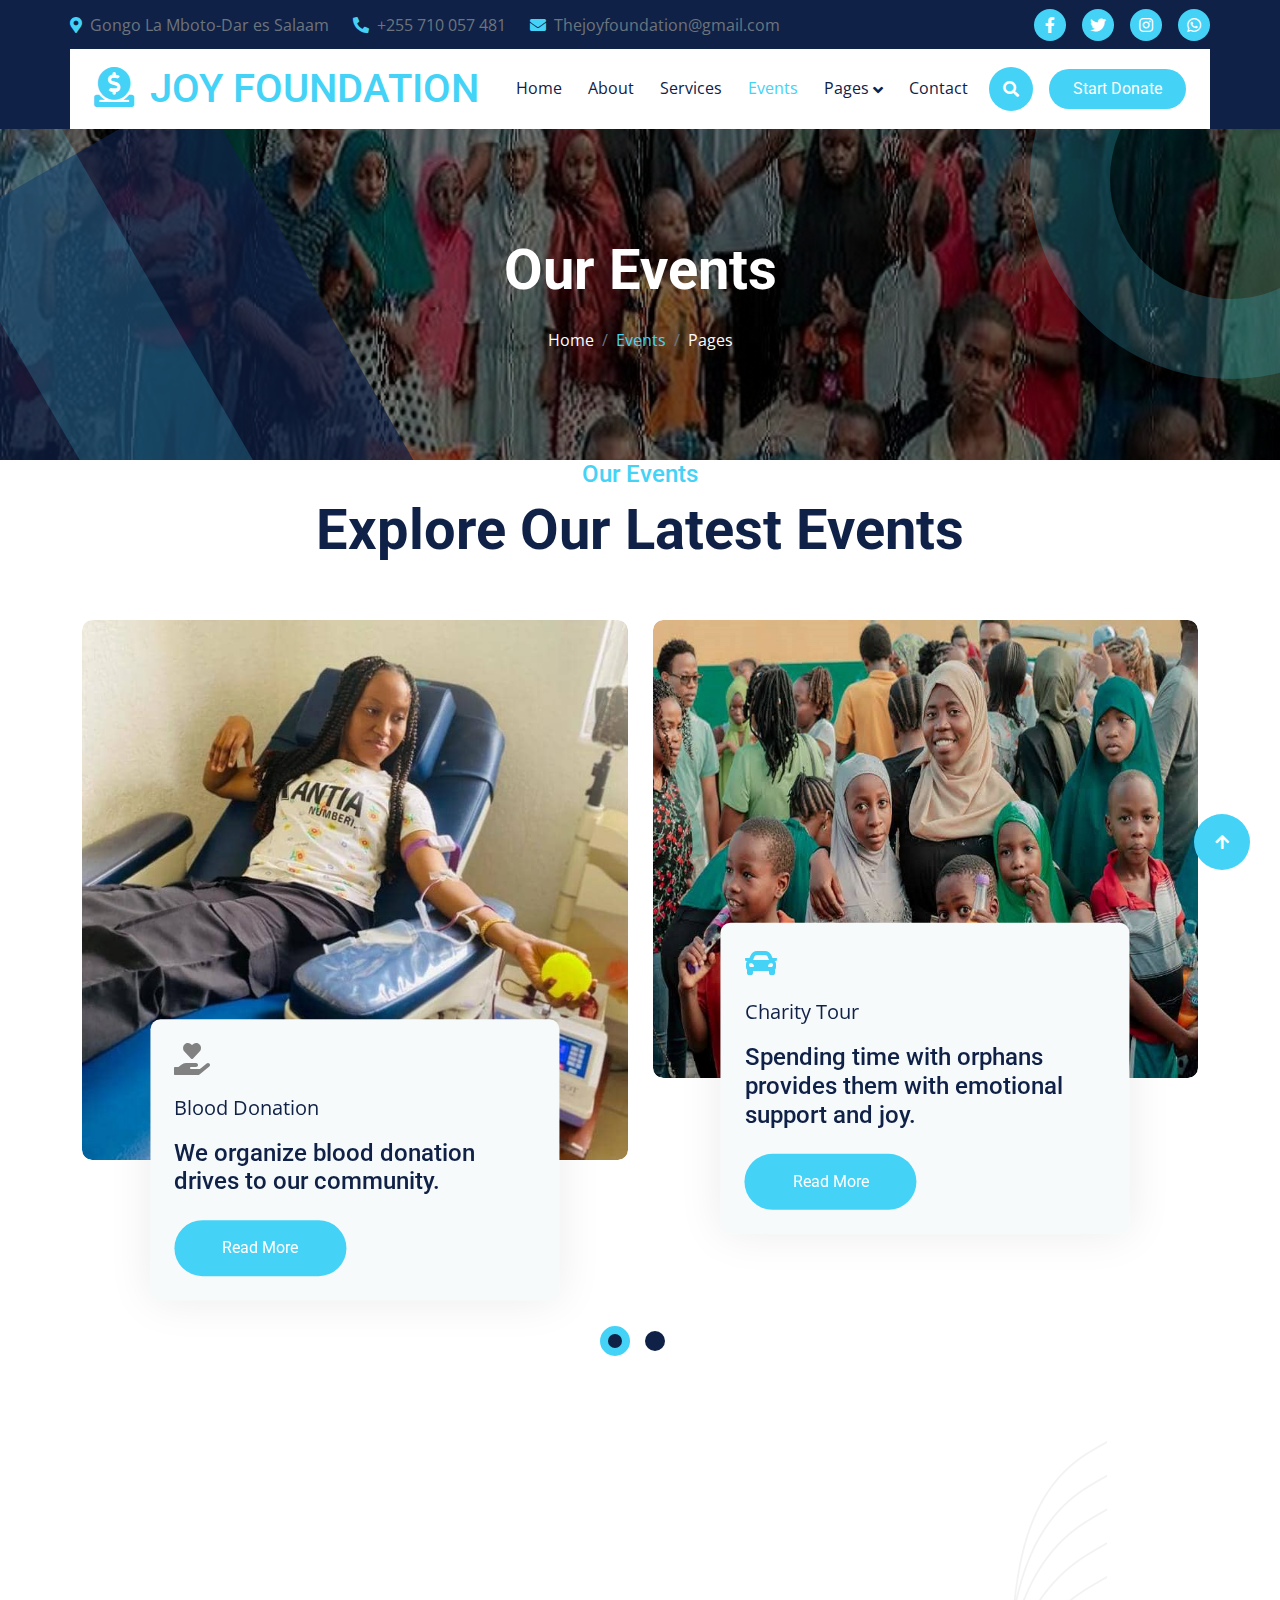
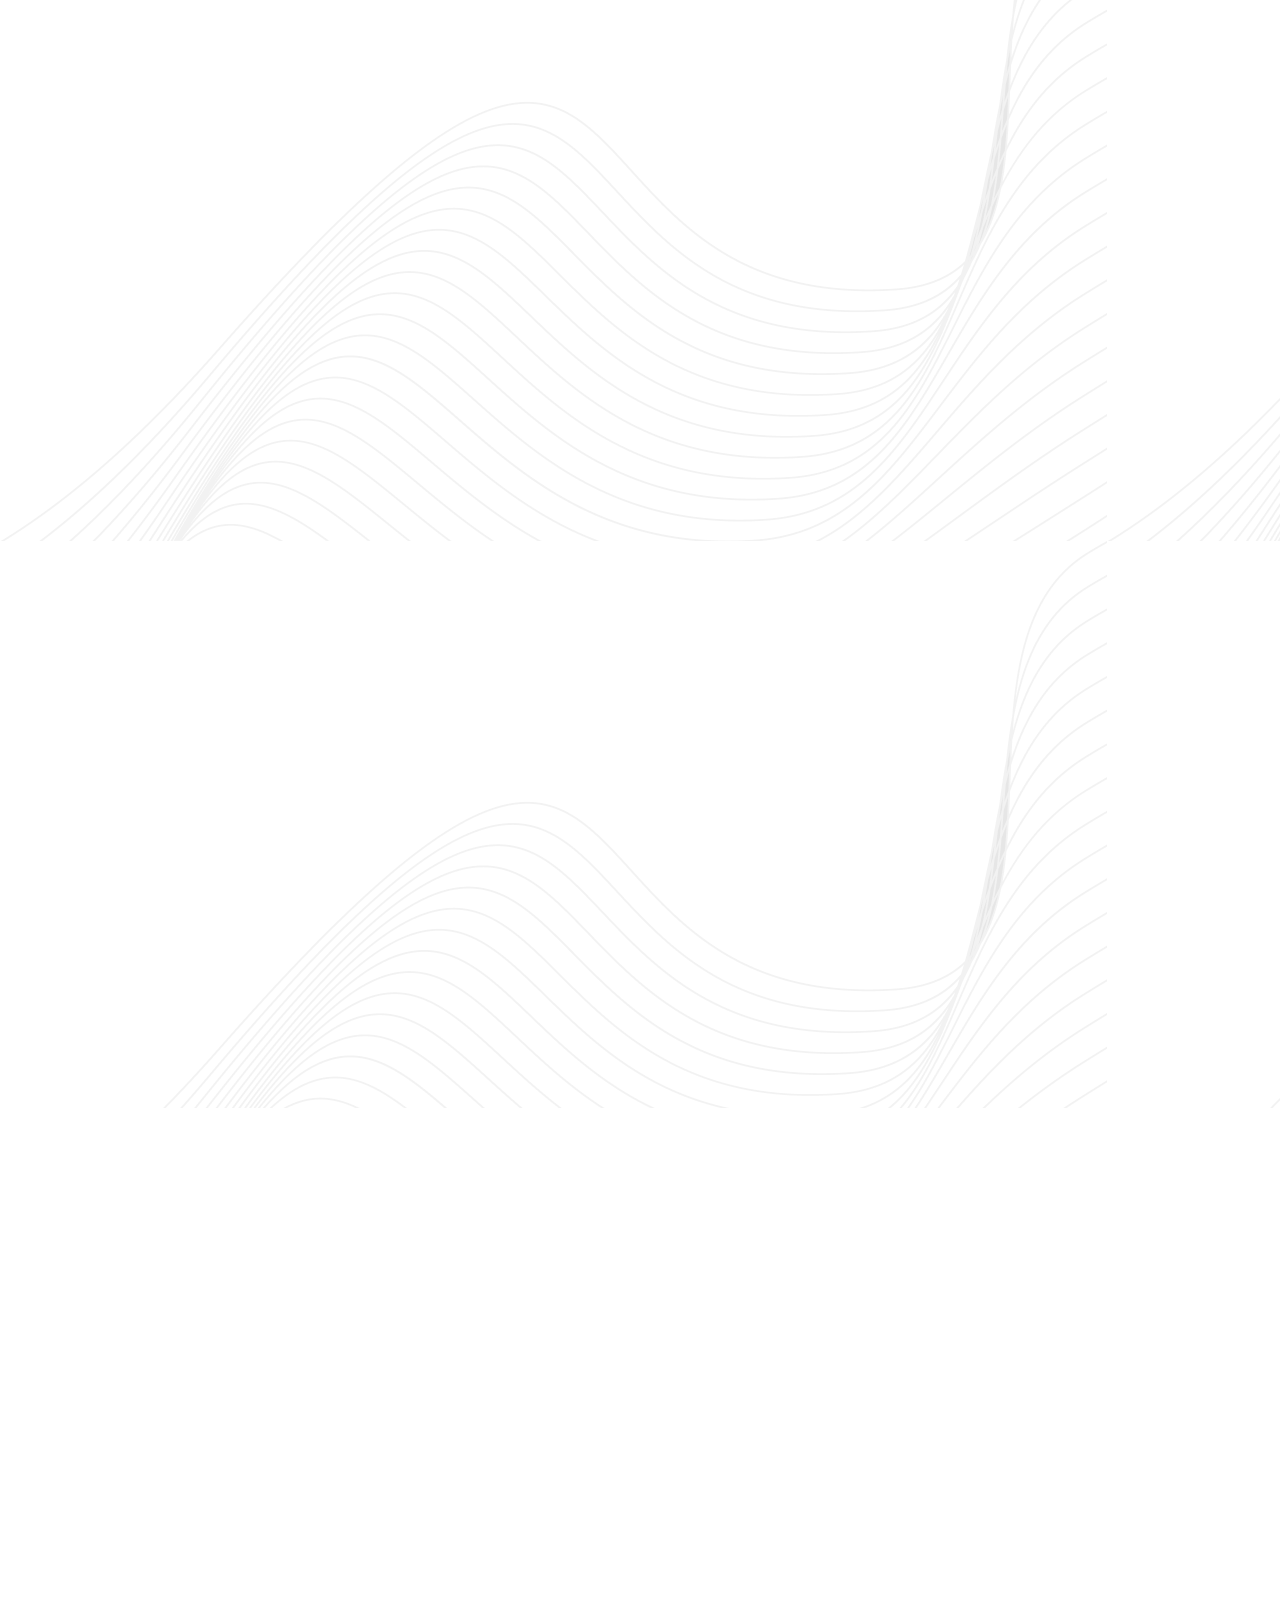
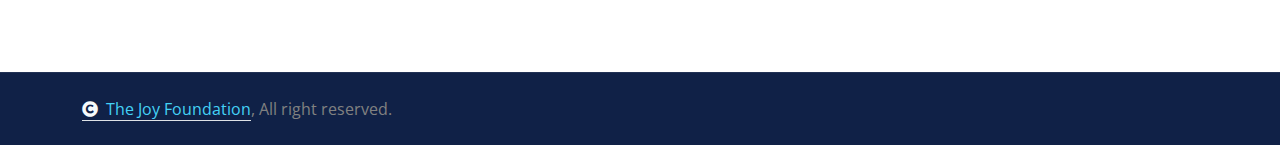
<file: project.html>
<!DOCTYPE html>
<html lang="en">

    <head>
        <meta charset="utf-8">
        <title>The Joy Foundation</title>
        <meta content="width=device-width, initial-scale=1.0" name="viewport">
        <meta content="" name="keywords">
        <meta content="" name="description">

        <!-- Google Web Fonts -->
        <link rel="preconnect" href="https://fonts.googleapis.com">
        <link rel="preconnect" href="https://fonts.gstatic.com" crossorigin>
        <link href="https://fonts.googleapis.com/css2?family=Open+Sans:wght@400;500;600;700&family=Roboto:wght@400;500;700&display=swap" rel="stylesheet"> 

        <!-- Icon Font Stylesheet -->
        <link rel="stylesheet" href="https://use.fontawesome.com/releases/v5.15.4/css/all.css"/>
        <link href="https://cdn.jsdelivr.net/npm/bootstrap-icons@1.4.1/font/bootstrap-icons.css" rel="stylesheet">

        <!-- Libraries Stylesheet -->
        <link rel="stylesheet" href="https://cdnjs.cloudflare.com/ajax/libs/animate.css/4.1.1/animate.min.css"/>
        <link href="lib/animate/animate.min.css" rel="stylesheet">
        <link href="lib/owlcarousel/assets/owl.carousel.min.css" rel="stylesheet">
        <link href="lib/lightbox/css/lightbox.min.css" rel="stylesheet">


        <!-- Customized Bootstrap Stylesheet -->
        <link href="css/bootstrap.min.css" rel="stylesheet">

        <!-- Template Stylesheet -->
        <link href="css/style.css" rel="stylesheet">
    </head>

    <body>

        <!-- Spinner Start -->
        <div id="spinner" class="show bg-white position-fixed translate-middle w-100 vh-100 top-50 start-50 d-flex align-items-center justify-content-center">
            <div class="spinner-border text-primary" style="width: 3rem; height: 3rem;" role="status">
                <span class="sr-only">Loading...</span>
            </div>
        </div>
        <!-- Spinner End -->


       <!-- Topbar Start -->
       <div class="container-fluid topbar px-0 d-none d-lg-block">
        <div class="container px-0">
            <div class="row gx-0 align-items-center" style="height: 45px;">
                <div class="col-lg-8 text-center text-lg-start mb-lg-0">
                    <div class="d-flex flex-wrap">
                        <a href="#" class="text-muted me-4"><i class="fas fa-map-marker-alt text-primary me-2"></i>Gongo La Mboto-Dar es Salaam</a>
                        <a href="#" class="text-muted me-4"><i class="fas fa-phone-alt text-primary me-2"></i>+255 710 057 481</a>
                        <a href="#" class="text-muted me-0"><i class="fas fa-envelope text-primary me-2"></i>Thejoyfoundation@gmail.com</a>
                    </div>
                </div>
                <div class="col-lg-4 text-center text-lg-end">
                    <div class="d-flex align-items-center justify-content-end">
                        <a href="#" class="btn btn-primary btn-square rounded-circle nav-fill me-3"><i class="fab fa-facebook-f text-white"></i></a>
                        <a href="#" class="btn btn-primary btn-square rounded-circle nav-fill me-3"><i class="fab fa-twitter text-white"></i></a>
                        
                        <a href="#" class="btn btn-primary btn-square rounded-circle nav-fill me-3"><i class="fab fa-instagram text-white"></i></a>
                        <a href="#" class="btn btn-primary btn-square rounded-circle nav-fill me-0"><i class="fab fa-whatsapp text-white"></i></a>
                    </div>
                </div>
            </div>
        </div>
    </div>
    <!-- Topbar End -->



        <!-- Navbar & Hero Start -->
        <div class="container-fluid sticky-top px-0">
            <div class="position-absolute bg-dark" style="left: 0; top: 0; width: 100%; height: 100%;">
            </div>
            <div class="container px-0">
                <nav class="navbar navbar-expand-lg navbar-dark bg-white py-3 px-4">
                    <a href="index.html" class="navbar-brand p-0">
                        <h1 class="text-primary m-0"><i class="fas fa-donate me-3"></i>JOY FOUNDATION</h1>
                        <!-- <img src="img/logo.png" alt="Logo"> -->
                    </a>
                    <button class="navbar-toggler" type="button" data-bs-toggle="collapse" data-bs-target="#navbarCollapse">
                        <span class="fa fa-bars"></span>
                    </button>
                    <div class="collapse navbar-collapse" id="navbarCollapse">
                        <div class="navbar-nav ms-auto py-0">
                            <a href="index.html" class="nav-item nav-link">Home</a>
                            <a href="about.html" class="nav-item nav-link">About</a>
                            <a href="service.html" class="nav-item nav-link">Services</a>
                            <a href="project.html" class="nav-item nav-link active">Events</a>
                            <div class="nav-item dropdown">
                                <a href="#" class="nav-link dropdown-toggle" data-bs-toggle="dropdown">Pages</a>
                                <div class="dropdown-menu m-0">
                                    <a href="blog.html" class="dropdown-item">Our Blog</a>
                                    <a href="team.html" class="dropdown-item">Our Team</a>
                                    <a href="testimonial.html" class="dropdown-item">Testimonial</a>
                                    <a href="faqs.html" class="dropdown-item">FAQs</a>
                                    <a href="404.html" class="dropdown-item">404 Page</a>
                                </div>
                            </div>
                            <a href="contact.html" class="nav-item nav-link">Contact</a>
                        </div>
                        <div class="d-flex align-items-center flex-nowrap pt-xl-0">
                            <button class="btn btn-primary btn-md-square mx-2" data-bs-toggle="modal" data-bs-target="#searchModal"><i class="fas fa-search"></i></button>
                            <a href="#" class="btn btn-primary rounded-pill text-white py-2 px-4 ms-2 flex-wrap flex-sm-shrink-0">Start Donate</a>
                        </div>
                    </div>
                </nav>
            </div>
        </div>
        <!-- Navbar & Hero End -->

        <!-- Modal Search Start -->
        <div class="modal fade" id="searchModal" tabindex="-1" aria-labelledby="exampleModalLabel" aria-hidden="true">
            <div class="modal-dialog modal-fullscreen">
                <div class="modal-content rounded-0">
                    <div class="modal-header">
                        <h4 class="modal-title mb-0" id="exampleModalLabel">Search by keyword</h4>
                        <button type="button" class="btn-close" data-bs-dismiss="modal" aria-label="Close"></button>
                    </div>
                    <div class="modal-body d-flex align-items-center">
                        <div class="input-group w-75 mx-auto d-flex">
                            <input type="search" class="form-control p-3" placeholder="keywords" aria-describedby="search-icon-1">
                            <span id="search-icon-1" class="input-group-text p-3"><i class="fa fa-search"></i></span>
                        </div>
                    </div>
                </div>
            </div>
        </div>
        <!-- Modal Search End -->

        <!-- Header Start -->
        <div class="container-fluid bg-breadcrumb">
            <div class="bg-breadcrumb-single"></div>
            <div class="container text-center py-5" style="max-width: 900px;">
                <h4 class="text-white display-4 mb-4 wow fadeInDown" data-wow-delay="0.1s">Our Events</h4>
                <ol class="breadcrumb justify-content-center mb-0 wow fadeInDown" data-wow-delay="0.3s">
                    <li class="breadcrumb-item"><a href="index.html">Home</a></li>
                    
                    <li class="breadcrumb-item active text-primary">Events</li>
                    <li class="breadcrumb-item"><a href="eventsreadmore.html">Pages</a></li>
                </ol>    
            </div>
        </div>
        <!-- Header End -->

         <!-- Project Start -->
         <div class="container-fluid project">
            <div class="container">
                <div class="text-center mx-auto pb-5 wow fadeInUp" data-wow-delay="0.1s" style="max-width: 800px;">
                    <h4 class="text-primary">Our Events</h4>
                    <h1 class="display-4">Explore Our Latest Events</h1>
                </div>
                <div class="project-carousel owl-carousel wow fadeInUp" data-wow-delay="0.1s">
                    <div class="project-item h-100 wow fadeInUp" data-wow-delay="0.1s">
                        <div class="project-img">
                            <img src="img/blodnor.jpg" class="img-fluid w-100 rounded" alt="Image">
                        </div>
                        <div class="project-content bg-light rounded p-4">
                            <div class="project-content-inner">
                                <div class="project-icon mb-3"><i class="fas fa-hand-holding-heart fa-2x me-2"></i> </div>
                                <p class="text-dark fs-5 mb-3">Blood Donation</p>
                                <a href="#" class="h4">We organize blood donation drives to our community.</a>
                                <div class="pt-4">
                                    <a class="btn btn-light rounded-pill py-3 px-5" href="eventsreadmore.html">Read More</a>
                                </div>
                            </div>
                        </div>
                    </div>
                    <div class="project-item h-100 wow fadeInUp" data-wow-delay="0.3s">
                        <div class="project-img">
                            <img src="img/toou.jpg" class="img-fluid w-100 rounded" alt="Image">
                        </div>
                        <div class="project-content bg-light rounded p-4">
                            <div class="project-content-inner">
                                <div class="project-icon mb-3"><i class="fa fa-car fa-2x text-primary"></i>
                                </div>
                                <p class="text-dark fs-5 mb-3">Charity Tour</p>
                                <a href="#" class="h4">Spending time with orphans provides them with emotional support and joy.



                                </a>
                                <div class="pt-4">
                                    <a class="btn btn-light rounded-pill py-3 px-5" href="eventsreadmore.html">Read More</a>
                                </div>
                            </div>
                        </div>
                    </div>
                    <div class="project-item h-100">
                        <div class="project-img">
                            <img src="img/food.jpg" class="img-fluid w-100 rounded" alt="Image">
                        </div>
                        <div class="project-content bg-light rounded p-4">
                            <div class="project-content-inner">
                                <div class="project-icon mb-3"><i class="fas fa-utensils fa-2x text-primary"></i>

                               </div>
                                <p class="text-dark fs-5 mb-3">Food Donation</p>
                                <a href="#" class="h4">Food Donation program ensures that surplus food reaches those orphan childrens
                                </a>
                                <div class="pt-4">
                                    <a class="btn btn-light rounded-pill py-3 px-5" href="eventsreadmore.html">Read More</a>
                                </div>
                            </div>
                        </div>
                    </div>
                </div>
            </div>
        </div>
        <!-- Project End -->


          <!-- FAQ Start -->
          <div class="container-fluid faq py-5">
            <div class="container py-5">
                <div class="row g-5 align-items-center">
                    <div class="col-lg-6 wow fadeInLeft" data-wow-delay="0.1s">
                        <div class="pb-5">
                            <h4 class="text-primary">FAQs</h4>
                            <h1 class="display-4">Get the Answers to Common Questions</h1>
                        </div>
                       <div class="accordion bg-light rounded p-4" id="accordionExample">
                        <div class="accordion-item border-0 mb-4">
                        </div>
                            <div class="accordion-item border-0 mb-4">
                                <h2 class="accordion-header" id="headingOne">
                                    <button class="accordion-button text-dark fs-5 fw-bold rounded-top" type="button" data-bs-toggle="collapse" data-bs-target="#collapseOne" aria-expanded="true" aria-controls="collapseTOne">
                                        What is the Origin of Joy Foundation and  what activities do?
                                    </button>
                                </h2>
                                <div id="collapseOne" class="accordion-collapse collapse show" aria-labelledby="headingOne" data-bs-parent="#accordionExample">
                                    <div class="accordion-body my-2">
                                        
                                        <p>The Joy Foundation was established on October 10, 2022, by students
                                             from Kampala International University in Tanzania. It started as a simple,
                                              non-profit organization without any national or international sponsorship
                                               or government assistance. The founding members, who are still students,
                                                were driven by a passion to give back to the community, especially to those in orphanage centers.
                                             While we began locally, we aim to expand our reach across the entire nation.
                                       </p>
                                    
                                       
                                        <p>The Joy Foundation is dedicated to supporting orphaned children by providing essential food, clothing, health education, and joyful activities. We also engage in environmental cleanups and community events to foster a sense of belonging and empowerment.</p>
                                   
                                    </div>

                                </div>
                            </div>
                            <div class="accordion-item border-0 mb-4">
                                <h2 class="accordion-header" id="headingTwo">
                                    <button class="accordion-button collapsed text-dark fs-5 fw-bold rounded-top" type="button" data-bs-toggle="collapse" data-bs-target="#collapseTwo" aria-expanded="false" aria-controls="collapseTwo">
                                        How does the Joy Foundation get its funding?
                                    </button>
                                </h2>
                                <div id="collapseTwo" class="accordion-collapse collapse" aria-labelledby="headingTwo" data-bs-parent="#accordionExample">
                                    <div class="accordion-body my-2">
                                      
                                        <p>The Joy Foundation receives funding through donations from generous individuals, grants from charitable organizations, and fundraising events. 
                                            These funds are used to support our programs and provide aid to orphanage centers.</p>
                                    </div>
                                </div>
                            </div>
                            <div class="accordion-item border-0 mb-4">
                                <h2 class="accordion-header" id="headingThree">
                                    <button class="accordion-button collapsed text-dark fs-5 fw-bold rounded-top" type="button" data-bs-toggle="collapse" data-bs-target="#collapseThree" aria-expanded="false" aria-controls="collapseThree">
                                        Can you guarantee the growth of the Joy Foundation?
                                    </button>
                                </h2>
                                <div id="collapseThree" class="accordion-collapse collapse" aria-labelledby="headingThree" data-bs-parent="#accordionExample">
                                    <div class="accordion-body my-2">
                                       
                                        <p>While we cannot guarantee growth, we are committed to transparency, effective management, and continuous improvement. Our dedicated team works tirelessly to expand 
                                            our reach and impact, ensuring that we can help more children and communities in need.</p>
                                    </div>
                                </div>
                            </div>
                            <div class="accordion-item border-0 mb-0">
                                <h2 class="accordion-header" id="headingFour">
                                    <button class="accordion-button collapsed text-dark fs-5 fw-bold rounded-top" type="button" data-bs-toggle="collapse" data-bs-target="#collapseFour" aria-expanded="false" aria-controls="collapseFour">
                                        What are the Joy Foundation's special plans or missions?
                                    </button>
                                </h2>
                                <div id="collapseFour" class="accordion-collapse collapse" aria-labelledby="headingFour" data-bs-parent="#accordionExample">
                                    <div class="accordion-body my-2">
                                       
                                        <p>The Joy Foundation aims to create a lasting impact through our health education programs,
                                             environmental initiatives, and community engagement. Our mission is to empower orphaned children and their communities, fostering a brighter future for all. We strive to attract 
                                            and collaborate with like-minded individuals and organizations to amplify our efforts and reach.</p>
                                    </div>
                                </div>
                            </div>

                          
                       </div>
                    </div>
                    <div class="col-lg-6 wow fadeInRight" data-wow-delay="0.3s">
                        <div class="faq-img RotateMoveRight rounded">
                            <img src="img/kamee.jpg" class="img-fluid rounded w-100" alt="Image">
                            <a class="faq-btn btn btn-primary rounded-pill text-white py-3 px-5" href="#">Read More Q & A <i class="fas fa-arrow-right ms-2"></i></a>
                        </div>
                    </div>
                </div>
            </div>
        </div>
        <!-- FAQ End -->


         <!-- Footer Start -->
         <div class="container-fluid footer py-5 wow fadeIn" data-wow-delay="0.2s">
            <div class="container py-5">
                <div class="row g-5">
                    <div class="col-md-6 col-lg-6 col-xl-3">
                        <div class="footer-item d-flex flex-column">
                            <div class="footer-item">
                                <h4 class="text-white mb-4">Newsletter</h4>
                                <p class="mb-3">Get the latest updates on our health programs, environmental cleanups, and community events. Read inspiring stories and see how we're making a difference. Join us in spreading joy!</p>
                                <div class="position-relative mx-auto rounded-pill">
                                    <input class="form-control rounded-pill w-100 py-3 ps-4 pe-5" type="text" placeholder="Enter your email">
                                    <button type="button" class="btn btn-primary rounded-pill position-absolute top-0 end-0 py-2 mt-2 me-2">SignUp</button>
                                </div>
                            </div>
                        </div>
                    </div>
                    <div class="col-md-6 col-lg-6 col-xl-3">
                        <div class="footer-item d-flex flex-column">
                            <h4 class="text-white mb-4">Explore</h4>
                            <a href="index.html"><i class="fas fa-angle-right me-2"></i> Home</a>
                            <a href="service.html"><i class="fas fa-angle-right me-2"></i> Services</a>
                            <a href="about.html"><i class="fas fa-angle-right me-2"></i> About Us</a>
                            <a href="project.html"><i class="fas fa-angle-right me-2"></i> Latest Events</a>
                            <a href="testimonial.html"><i class="fas fa-angle-right me-2"></i> testimonial</a>
                            <a href="team.html"><i class="fas fa-angle-right me-2"></i> Our Team</a>
                            <a href="contact.html"><i class="fas fa-angle-right me-2"></i> Contact Us</a>
                        </div>
                    </div>
                    <div class="col-md-6 col-lg-6 col-xl-3">
                        <div class="footer-item d-flex flex-column">
                            <h4 class="text-white mb-4">Contact Info</h4>
                            <a href=""><i class="fa fa-map-marker-alt me-2"></i> 9790 Gongo la mboto, Dar es salaam, TZ</a>
                            <a href=""><i class="fas fa-envelope me-2"></i> Thejoyfoundation@gmail.com</a>
                            <a href=""><i class="fas fa-envelope me-2"></i> noelmunuo01@gmail.com</a>
                            <a href=""><i class="fas fa-phone me-2"></i> +255 628 904 019</a>
                            <a href="" class="mb-3"><i class="fas fa-print me-2"></i> +255 710 057 481</a>
                            <div class="d-flex align-items-center">
                                <a class="btn btn-light btn-md-square me-2" href=""><i class="fab fa-facebook-f"></i></a>
                                <a class="btn btn-light btn-md-square me-2" href=""><i class="fab fa-twitter"></i></a>
                                <a class="btn btn-light btn-md-square me-2" href=""><i class="fab fa-instagram"></i></a>
                                <a class="btn btn-light btn-md-square me-0" href=""><i class="fab fa-linkedin-in"></i></a>
                            </div>
                        </div>
                    </div>
                    <div class="col-md-6 col-lg-6 col-xl-3">
                        <div class="footer-item-post d-flex flex-column">
                            <h4 class="text-white mb-4">Popular Post</h4>
                            <div class="d-flex flex-column mb-3">
                                <p class="text-uppercase text-primary mb-2">Latest Events</p>
                                <a href="#" class="text-body">Revisiting Our latest events & Distribution Goals</a>
                            </div>
                            <div class="d-flex flex-column mb-3">
                                <p class="text-uppercase text-primary mb-2">New Anouncements</p>
                                <a href="#" class="text-body">View all anouncements from the Organization Leadership</a>
                            </div>
                            <div class="footer-btn text-start">
                                <a href="#" class="btn btn-light rounded-pill px-4">View All Post <i class="fa fa-arrow-right ms-1"></i></a>
                            </div>
                        </div>
                    </div>
                </div>
            </div>
        </div>
        <!-- Footer End -->

        
        <!-- Copyright Start -->
        <div class="container-fluid copyright py-4">
            <div class="container">
                <div class="row g-4 align-items-center">
                    <div class="col-md-6 text-center text-md-start mb-md-0">
                        <span class="text-body"><a href="#" class="border-bottom text-primary"><i class="fas fa-copyright text-light me-2"></i>The Joy Foundation</a>, All right reserved.</span>
                    </div>
                   
                </div>
            </div>
        </div>
        <!-- Copyright End -->




        <!-- Back to Top -->
        <a href="#" class="btn btn-primary btn-lg-square back-to-top"><i class="fa fa-arrow-up"></i></a>   

        
    <!-- JavaScript Libraries -->
    <script src="https://ajax.googleapis.com/ajax/libs/jquery/3.6.4/jquery.min.js"></script>
    <script src="https://cdn.jsdelivr.net/npm/bootstrap@5.0.0/dist/js/bootstrap.bundle.min.js"></script>
    <script src="lib/wow/wow.min.js"></script>
    <script src="lib/easing/easing.min.js"></script>
    <script src="lib/waypoints/waypoints.min.js"></script>
    <script src="lib/counterup/counterup.min.js"></script>
    <script src="lib/owlcarousel/owl.carousel.min.js"></script>
    <script src="lib/lightbox/js/lightbox.min.js"></script>
    

    <!-- Template Javascript -->
    <script src="js/main.js"></script>
    </body>

</html>
</file>
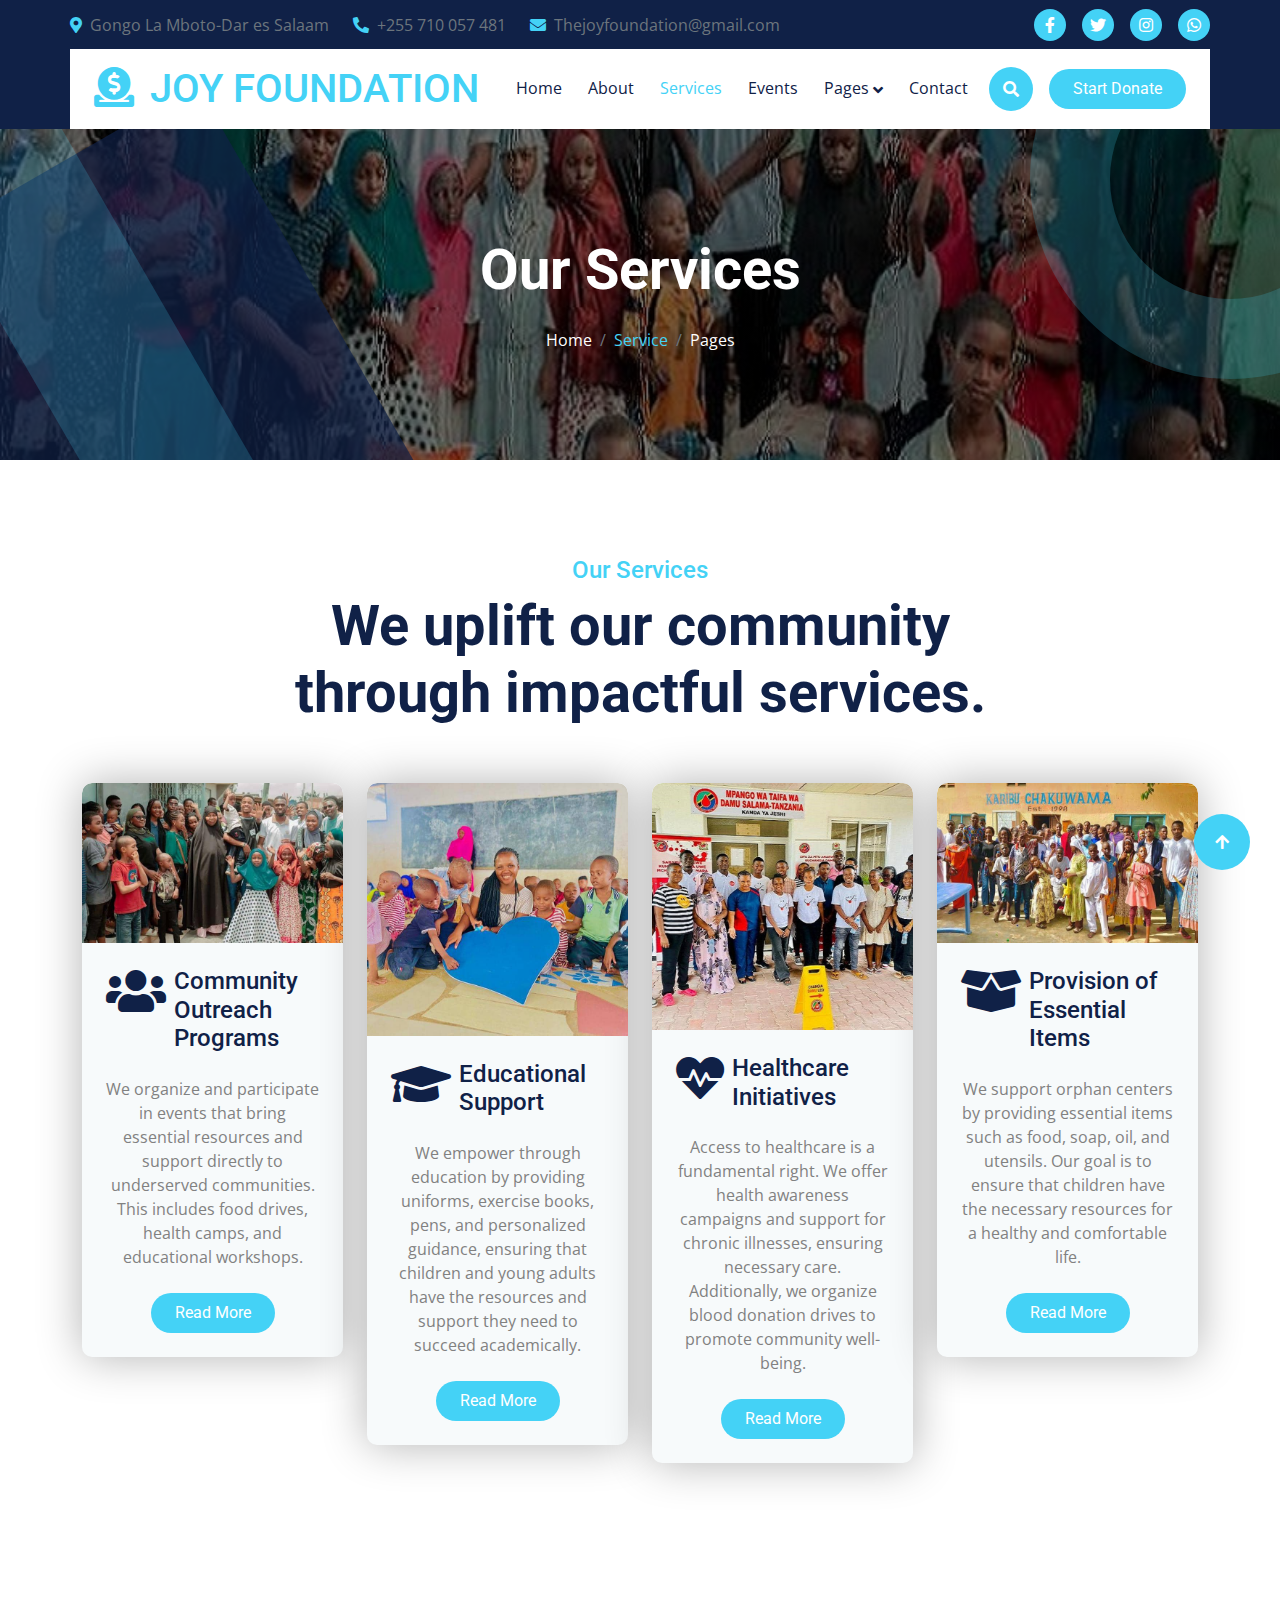
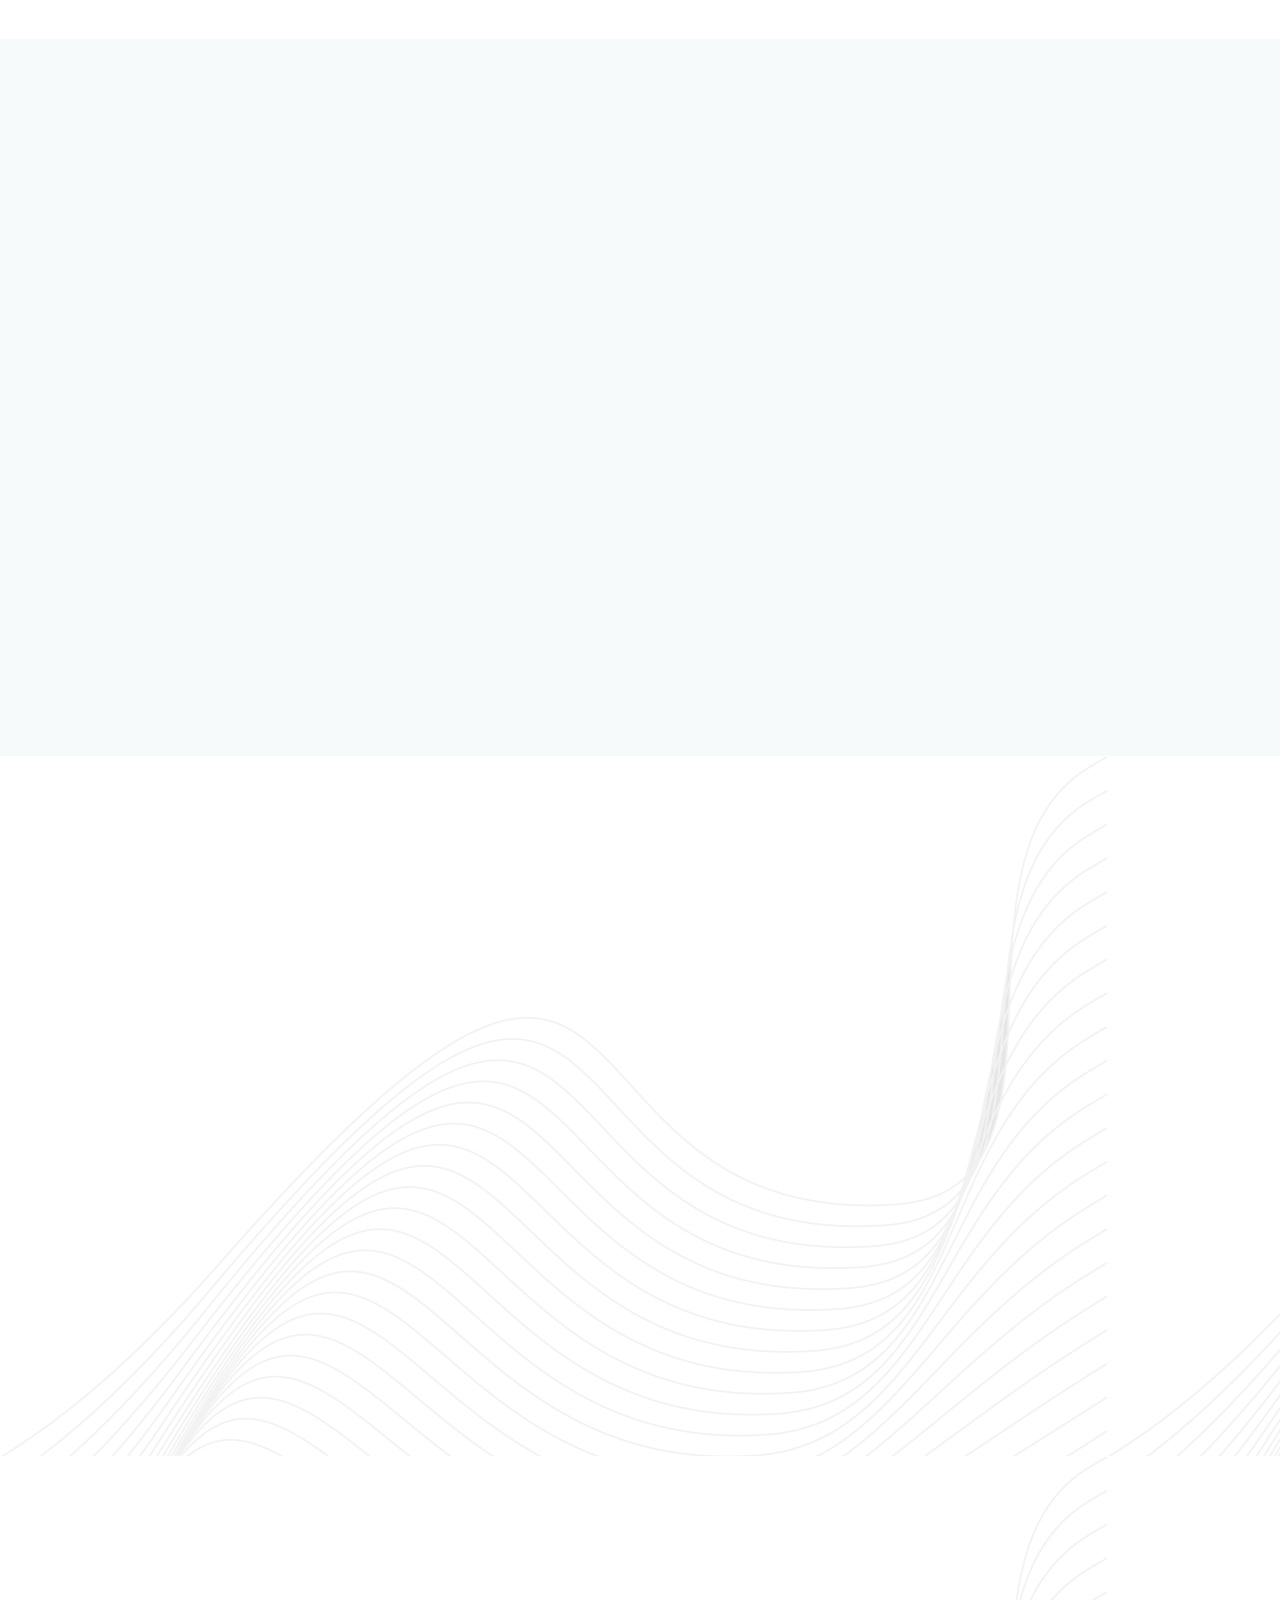
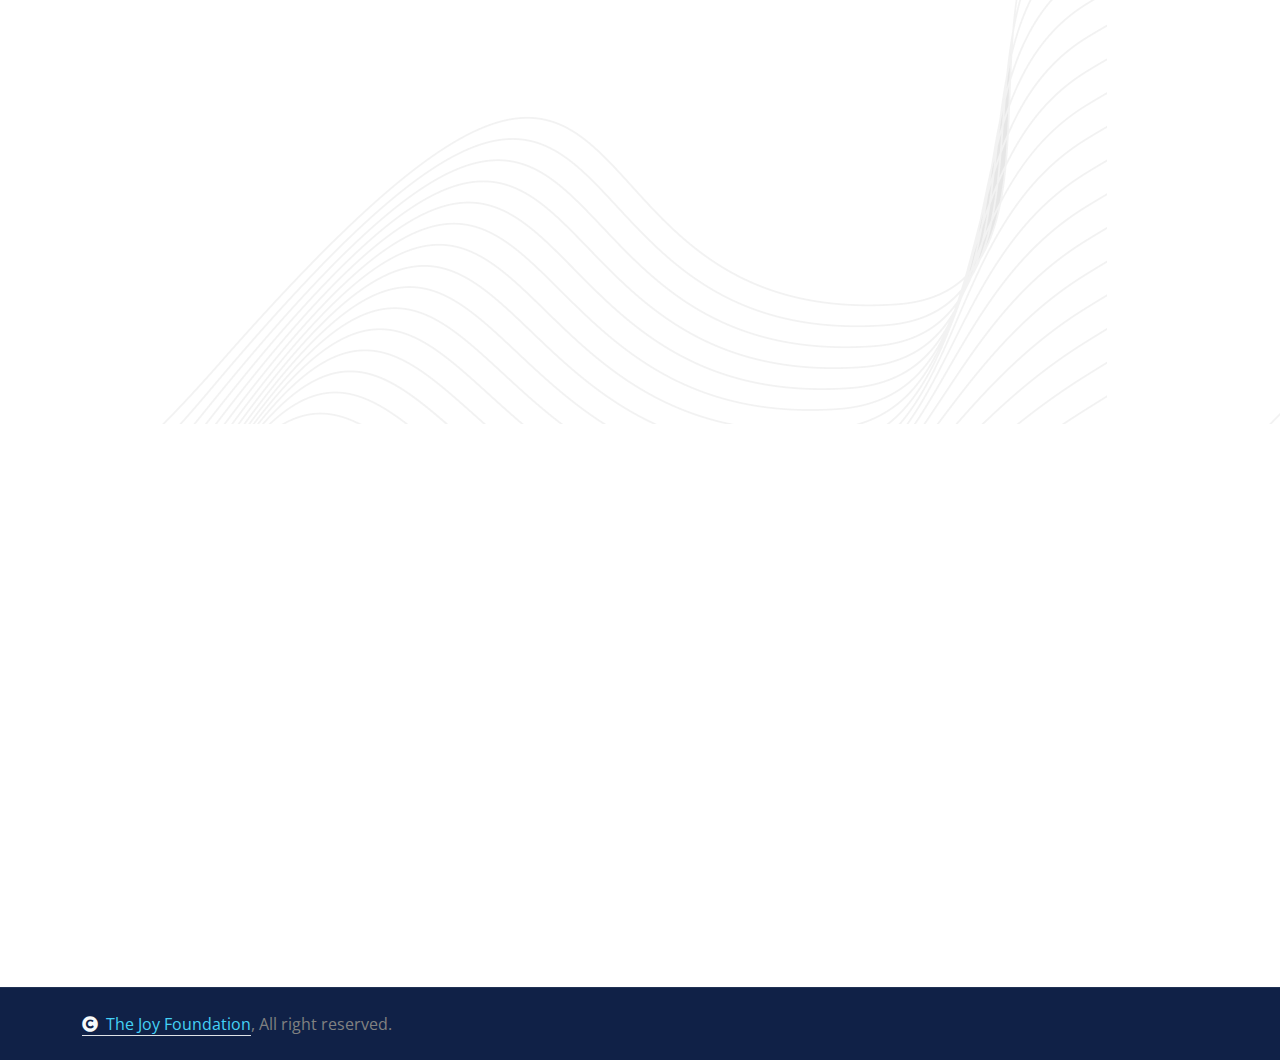
<file: service.html>
<!DOCTYPE html>
<html lang="en">

    <head>
        <meta charset="utf-8">
        <title>The Joy Foundation</title>
        <meta content="width=device-width, initial-scale=1.0" name="viewport">
        <meta content="" name="keywords">
        <meta content="" name="description">

        <!-- Google Web Fonts -->
        <link rel="preconnect" href="https://fonts.googleapis.com">
        <link rel="preconnect" href="https://fonts.gstatic.com" crossorigin>
        <link href="https://fonts.googleapis.com/css2?family=Open+Sans:wght@400;500;600;700&family=Roboto:wght@400;500;700&display=swap" rel="stylesheet"> 

        <!-- Icon Font Stylesheet -->
        <link rel="stylesheet" href="https://use.fontawesome.com/releases/v5.15.4/css/all.css"/>
        <link href="https://cdn.jsdelivr.net/npm/bootstrap-icons@1.4.1/font/bootstrap-icons.css" rel="stylesheet">

        <!-- Libraries Stylesheet -->
        <link rel="stylesheet" href="https://cdnjs.cloudflare.com/ajax/libs/animate.css/4.1.1/animate.min.css"/>
        <link href="lib/animate/animate.min.css" rel="stylesheet">
        <link href="lib/owlcarousel/assets/owl.carousel.min.css" rel="stylesheet">
        <link href="lib/lightbox/css/lightbox.min.css" rel="stylesheet">


        <!-- Customized Bootstrap Stylesheet -->
        <link href="css/bootstrap.min.css" rel="stylesheet">

        <!-- Template Stylesheet -->
        <link href="css/style.css" rel="stylesheet">
    </head>

    <body>

        <!-- Spinner Start -->
        <div id="spinner" class="show bg-white position-fixed translate-middle w-100 vh-100 top-50 start-50 d-flex align-items-center justify-content-center">
            <div class="spinner-border text-primary" style="width: 3rem; height: 3rem;" role="status">
                <span class="sr-only">Loading...</span>
            </div>
        </div>
        <!-- Spinner End -->


        <!-- Topbar Start -->
        <div class="container-fluid topbar px-0 d-none d-lg-block">
            <div class="container px-0">
                <div class="row gx-0 align-items-center" style="height: 45px;">
                    <div class="col-lg-8 text-center text-lg-start mb-lg-0">
                        <div class="d-flex flex-wrap">
                            <a href="#" class="text-muted me-4"><i class="fas fa-map-marker-alt text-primary me-2"></i>Gongo La Mboto-Dar es Salaam</a>
                            <a href="#" class="text-muted me-4"><i class="fas fa-phone-alt text-primary me-2"></i>+255 710 057 481</a>
                            <a href="#" class="text-muted me-0"><i class="fas fa-envelope text-primary me-2"></i>Thejoyfoundation@gmail.com</a>
                        </div>
                    </div>
                    <div class="col-lg-4 text-center text-lg-end">
                        <div class="d-flex align-items-center justify-content-end">
                            <a href="#" class="btn btn-primary btn-square rounded-circle nav-fill me-3"><i class="fab fa-facebook-f text-white"></i></a>
                            <a href="#" class="btn btn-primary btn-square rounded-circle nav-fill me-3"><i class="fab fa-twitter text-white"></i></a>
                            
                            <a href="#" class="btn btn-primary btn-square rounded-circle nav-fill me-3"><i class="fab fa-instagram text-white"></i></a>
                            <a href="#" class="btn btn-primary btn-square rounded-circle nav-fill me-0"><i class="fab fa-whatsapp text-white"></i></a>
                        </div>
                    </div>
                </div>
            </div>
        </div>
        <!-- Topbar End -->



        <!-- Navbar & Hero Start -->
        <div class="container-fluid sticky-top px-0">
            <div class="position-absolute bg-dark" style="left: 0; top: 0; width: 100%; height: 100%;">
            </div>
            <div class="container px-0">
                <nav class="navbar navbar-expand-lg navbar-dark bg-white py-3 px-4">
                    <a href="index.html" class="navbar-brand p-0">
                        <h1 class="text-primary m-0"><i class="fas fa-donate me-3"></i>JOY FOUNDATION</h1>
                        <!-- <img src="img/logo.png" alt="Logo"> -->
                    </a>
                    <button class="navbar-toggler" type="button" data-bs-toggle="collapse" data-bs-target="#navbarCollapse">
                        <span class="fa fa-bars"></span>
                    </button>
                    <div class="collapse navbar-collapse" id="navbarCollapse">
                        <div class="navbar-nav ms-auto py-0">
                            <a href="index.html" class="nav-item nav-link">Home</a>
                            <a href="about.html" class="nav-item nav-link">About</a>
                            <a href="service.html" class="nav-item nav-link active">Services</a>
                            <a href="project.html" class="nav-item nav-link">Events</a>
                            <div class="nav-item dropdown">
                                <a href="" class="nav-link dropdown-toggle" data-bs-toggle="dropdown">Pages</a>
                                <div class="dropdown-menu m-0">
                                    <a href="blog.html" class="dropdown-item">Our Blog</a>
                                    <a href="team.html" class="dropdown-item">Our Team</a>
                                    <a href="testimonial.html" class="dropdown-item">Testimonial</a>
                                    <a href="faqs.html" class="dropdown-item">FAQs</a>
                                    <a href="404.html" class="dropdown-item">404 Page</a>
                                </div>
                            </div>
                            <a href="contact.html" class="nav-item nav-link">Contact</a>
                        </div>
                        <div class="d-flex align-items-center flex-nowrap pt-xl-0">
                            <button class="btn btn-primary btn-md-square mx-2" data-bs-toggle="modal" data-bs-target="#searchModal"><i class="fas fa-search"></i></button>
                            <a href="#" class="btn btn-primary rounded-pill text-white py-2 px-4 ms-2 flex-wrap flex-sm-shrink-0">Start Donate</a>
                        </div>
                    </div>
                </nav>
            </div>
        </div>
        <!-- Navbar & Hero End -->

        <!-- Modal Search Start -->
        <div class="modal fade" id="searchModal" tabindex="-1" aria-labelledby="exampleModalLabel" aria-hidden="true">
            <div class="modal-dialog modal-fullscreen">
                <div class="modal-content rounded-0">
                    <div class="modal-header">
                        <h4 class="modal-title mb-0" id="exampleModalLabel">Search by keyword</h4>
                        <button type="button" class="btn-close" data-bs-dismiss="modal" aria-label="Close"></button>
                    </div>
                    <div class="modal-body d-flex align-items-center">
                        <div class="input-group w-75 mx-auto d-flex">
                            <input type="search" class="form-control p-3" placeholder="keywords" aria-describedby="search-icon-1">
                            <span id="search-icon-1" class="input-group-text p-3"><i class="fa fa-search"></i></span>
                        </div>
                    </div>
                </div>
            </div>
        </div>
        <!-- Modal Search End -->

        <!-- Header Start -->
        <div class="container-fluid bg-breadcrumb">
            <div class="bg-breadcrumb-single"></div>
            <div class="container text-center py-5" style="max-width: 900px;">
                <h4 class="text-white display-4 mb-4 wow fadeInDown" data-wow-delay="0.1s">Our Services</h4>
                <ol class="breadcrumb justify-content-center mb-0 wow fadeInDown" data-wow-delay="0.3s">
                    <li class="breadcrumb-item"><a href="index.html">Home</a></li>
                    
                    <li class="breadcrumb-item active text-primary">Service</li>
                    <li class="breadcrumb-item"><a href="servicereadmore.html">Pages</a></li>
                </ol>    
            </div>
        </div>
        <!-- Header End -->

         <!-- Services Start -->
         <div class="container-fluid service py-5">
            <div class="container py-5">
                <div class="text-center mx-auto pb-5 wow fadeInUp" data-wow-delay="0.1s" style="max-width: 800px;">
                    <h4 class="text-primary">Our Services</h4>
                    <h1 class="display-4"> We uplift our community through impactful services.</h1>
                </div>
                <div class="row g-4 justify-content-center text-center">
                    <div class="col-md-6 col-lg-4 col-xl-3 wow fadeInUp" data-wow-delay="0.1s">
                        <div class="service-item bg-light rounded">
                            <div class="service-img">
                                <img src="img/watoto.jpg" class="img-fluid w-100 rounded-top" alt="">
                            </div>
                            <div class="service-content text-center p-4">
                                <div class="service-content-inner">
                                    <a href="#" class="h4 mb-4 d-inline-flex text-start"><i class="fas fa-users fa-2x me-2"></i> Community Outreach Programs</a>
                                    <p class="mb-4">We organize and participate in events that bring essential resources and support directly to underserved communities.
                                         This includes food drives, health camps, and educational workshops.
                                    </p>
                                    <a class="btn btn-light rounded-pill py-2 px-4" href="servicereadmore.html">Read More</a>
                                </div>
                            </div>
                        </div>
                    </div>
                    <div class="col-md-6 col-lg-4 col-xl-3 wow fadeInUp" data-wow-delay="0.3s">
                        <div class="service-item bg-light rounded">
                            <div class="service-img">
                                <img src="img/education.jpg" class="img-fluid w-100 rounded-top" alt="">
                            </div>
                            <div class="service-content text-center p-4">
                                <div class="service-content-inner">
                                    <a href="#" class="h4 mb-4 d-inline-flex text-start"><i class="fas fa-graduation-cap fa-2x me-2"></i> Educational Support</a>
                                    <p class="mb-4">We empower through education by providing uniforms, exercise books, pens, and personalized guidance, ensuring that children and young adults have the resources and support they need to succeed academically.
                                    </p>
                                    <a class="btn btn-light rounded-pill py-2 px-4" href="servicereadmore.html">Read More</a>
                                </div>
                            </div>
                        </div>
                    </div>
                    <div class="col-md-6 col-lg-4 col-xl-3 wow fadeInUp" data-wow-delay="0.5s">
                        <div class="service-item bg-light rounded">
                            <div class="service-img">
                                <img src="img/healthy.jpg" class="img-fluid w-100 rounded-top" alt="">
                            </div>
                            <div class="service-content text-center p-4">
                                <div class="service-content-inner">
                                    <a href="#" class="h4 mb-4 d-inline-flex text-start"><i class="fas fa-heartbeat fa-2x me-2"></i> Healthcare Initiatives</a>
                                    <p class="mb-4">Access to healthcare is a fundamental right. We offer health awareness campaigns and support for chronic illnesses, ensuring necessary care. Additionally, we organize blood donation drives to promote community well-being.
                                        </p>
                                    <a class="btn btn-light rounded-pill py-2 px-4" href="servicereadmore.html">Read More</a>
                                </div>
                            </div>
                        </div>
                    </div>
                    <div class="col-md-6 col-lg-4 col-xl-3 wow fadeInUp" data-wow-delay="0.7s">
                        <div class="service-item bg-light rounded">
                            <div class="service-img">
                                <img src="img/item.jpg" class="img-fluid w-100 rounded-top" alt="">
                            </div>
                            <div class="service-content text-center p-4">
                                <div class="service-content-inner">
                                    <a href="#" class="h4 mb-4 d-inline-flex text-start"><i class="fas fa-box-open fa-2x me-2"></i>  Provision of Essential Items</a>
                                    <p class="mb-4">We support orphan centers by providing essential items such as food, soap, oil, and utensils.
                                         Our goal is to ensure that children have the necessary resources for a healthy and comfortable life.
                                        </p>
                                    <a class="btn btn-light rounded-pill py-2 px-4" href="servicereadmore.html">Read More</a>
                                </div>
                            </div>
                        </div>
                    </div>
                    <div class="col-12">
                        <a class="btn btn-primary rounded-pill py-3 px-5 wow fadeInUp" data-wow-delay="0.1s" href="#">Services More</a>
                    </div>
                </div>
            </div>
        </div>
        <!-- Services End -->


       
        <!-- Testimonial Start -->
        <div class="container-fluid testimonial bg-light py-5">
            <div class="container py-5">
                <div class="row g-4 align-items-center">
                    <div class="col-xl-4 wow fadeInLeft" data-wow-delay="0.1s">
                        <div class="h-100 rounded">
                            <h4 class="text-primary">Our Feedbacks </h4>
                            <h1 class="display-4 mb-4">Our people are Talking</h1>
                            <p class="mb-4">At the Joy Foundation, we make a meaningful impact by providing essential food, clothing, health education, medical assistance, and joyful activities. Our environmental cleanups and community engagement foster belonging and empowerment. These testimonies reflect
                                 the profound difference we make, offering hope and brighter futures for all.</p>
                            <a class="btn btn-primary rounded-pill text-white py-3 px-5" href="#">Read All Reviews <i class="fas fa-arrow-right ms-2"></i></a>
                        </div>
                    </div>
                    <div class="col-xl-8">
                        <div class="testimonial-carousel owl-carousel wow fadeInUp" data-wow-delay="0.1s">
                            <div class="testimonial-item bg-white rounded p-4 wow fadeInUp" data-wow-delay="0.3s">
                                <div class="d-flex">
                                    <div><i class="fas fa-quote-left fa-3x text-dark me-3"></i></div>
                                    <p class="mt-4">The Joy Foundation has been a lifeline for our community. The health education programs and resources provided have opened doors for many children who would otherwise have no opportunities. Seeing the smiles on their faces and the hope in their eyes is a testament 
                                        to the incredible impact of this organization. We are deeply thankful for their unwavering support
                                    </p>
                                </div>
                                <div class="d-flex justify-content-end">
                                    <div class="my-auto text-end">
                                        <h5>Fatuma Shaban</h5>
                                        <p class="mb-0">Head of Orphanage</p>
                                    </div>
                                    <div class="bg-white rounded-circle ms-3">
                                        <img src="img/kamee.jpg" class="rounded-circle p-2" style="width: 80px; height: 80px; border: 1px solid; border-color: var(--bs-primary);" alt="">
                                    </div>
                                </div>
                            </div>
                            <div class="testimonial-item bg-white rounded p-4 wow fadeInUp" data-wow-delay="0.5s">
                                <div class="d-flex">
                                    <div><i class="fas fa-quote-left fa-3x text-dark me-3"></i></div>
                                    <p class="mt-4">The Joy Foundation has been a beacon of light in our darkest times
                                        . The health education programs have empowered us to take better care of ourselves and our children. The environmental cleanups and the fun activities organized by the foundation have brought joy and
                                         a sense of community. Thank you for believing in us when we couldn't believe in ourselves.
                                         </p>
                                </div>
                                <div class="d-flex justify-content-end">
                                    <div class="my-auto text-end">
                                        <h5>John Julius</h5>
                                        <p class="mb-0">Head of District</p>
                                    </div>
                                    <div class="bg-white rounded-circle ms-3">
                                        <img src="img/kamee.jpg" class="rounded-circle p-2" style="width: 80px; height: 80px; border: 1px solid; border-color: var(--bs-primary);" alt="">
                                    </div>
                                </div>
                            </div>
                            <div class="testimonial-item bg-white rounded p-4 wow fadeInUp" data-wow-delay="0.7s">
                                <div class="d-flex">
                                    <div><i class="fas fa-quote-left fa-3x text-dark me-3"></i></div>
                                    <p class="mt-4">was on the brink of giving up when I found the Joy Foundation. The compassion and care I received here have been life-changing. The medical assistance and the time spent with us have helped me regain my strength and dignity. 
                                        I am now able to look forward to a brighter future, all thanks to the incredible work of this organization.
                                        </p>
                                </div>
                                <div class="d-flex justify-content-end">
                                    <div class="my-auto text-end">
                                        <h5>Salum Bakar</h5>
                                        <p class="mb-0">Child at orphan center</p>
                                    </div>
                                    <div class="bg-white rounded-circle ms-3">
                                        <img src="img/kamee.jpg" class="rounded-circle p-2" style="width: 80px; height: 80px; border: 1px solid; border-color: var(--bs-primary);" alt="">
                                    </div>
                                </div>
                            </div>
                        </div>
                    </div>
                </div>
            </div>
        </div>
        <!-- Testimonial End -->


       
        <!-- FAQ Start -->
        <div class="container-fluid faq py-5">
            <div class="container py-5">
                <div class="row g-5 align-items-center">
                    <div class="col-lg-6 wow fadeInLeft" data-wow-delay="0.1s">
                        <div class="pb-5">
                            <h4 class="text-primary">FAQs</h4>
                            <h1 class="display-4">Get the Answers to Common Questions</h1>
                        </div>
                       <div class="accordion bg-light rounded p-4" id="accordionExample">
                        <div class="accordion-item border-0 mb-4">
                        </div>
                            <div class="accordion-item border-0 mb-4">
                                <h2 class="accordion-header" id="headingOne">
                                    <button class="accordion-button text-dark fs-5 fw-bold rounded-top" type="button" data-bs-toggle="collapse" data-bs-target="#collapseOne" aria-expanded="true" aria-controls="collapseTOne">
                                        What is the Origin of Joy Foundation and  what activities do?
                                    </button>
                                </h2>
                                <div id="collapseOne" class="accordion-collapse collapse show" aria-labelledby="headingOne" data-bs-parent="#accordionExample">
                                    <div class="accordion-body my-2">
                                        
                                        <p>The Joy Foundation was established on October 10, 2022, by students
                                             from Kampala International University in Tanzania. It started as a simple,
                                              non-profit organization without any national or international sponsorship
                                               or government assistance. The founding members, who are still students,
                                                were driven by a passion to give back to the community, especially to those in orphanage centers.
                                             While we began locally, we aim to expand our reach across the entire nation.
                                       </p>
                                    
                                       
                                        <p>The Joy Foundation is dedicated to supporting orphaned children by providing essential food, clothing, health education, and joyful activities. We also engage in environmental cleanups and community events to foster a sense of belonging and empowerment.</p>
                                   
                                    </div>

                                </div>
                            </div>
                            <div class="accordion-item border-0 mb-4">
                                <h2 class="accordion-header" id="headingTwo">
                                    <button class="accordion-button collapsed text-dark fs-5 fw-bold rounded-top" type="button" data-bs-toggle="collapse" data-bs-target="#collapseTwo" aria-expanded="false" aria-controls="collapseTwo">
                                        How does the Joy Foundation get its funding?
                                    </button>
                                </h2>
                                <div id="collapseTwo" class="accordion-collapse collapse" aria-labelledby="headingTwo" data-bs-parent="#accordionExample">
                                    <div class="accordion-body my-2">
                                      
                                        <p>The Joy Foundation receives funding through donations from generous individuals, grants from charitable organizations, and fundraising events. 
                                            These funds are used to support our programs and provide aid to orphanage centers.</p>
                                    </div>
                                </div>
                            </div>
                            <div class="accordion-item border-0 mb-4">
                                <h2 class="accordion-header" id="headingThree">
                                    <button class="accordion-button collapsed text-dark fs-5 fw-bold rounded-top" type="button" data-bs-toggle="collapse" data-bs-target="#collapseThree" aria-expanded="false" aria-controls="collapseThree">
                                        Can you guarantee the growth of the Joy Foundation?
                                    </button>
                                </h2>
                                <div id="collapseThree" class="accordion-collapse collapse" aria-labelledby="headingThree" data-bs-parent="#accordionExample">
                                    <div class="accordion-body my-2">
                                       
                                        <p>While we cannot guarantee growth, we are committed to transparency, effective management, and continuous improvement. Our dedicated team works tirelessly to expand 
                                            our reach and impact, ensuring that we can help more children and communities in need.</p>
                                    </div>
                                </div>
                            </div>
                            <div class="accordion-item border-0 mb-0">
                                <h2 class="accordion-header" id="headingFour">
                                    <button class="accordion-button collapsed text-dark fs-5 fw-bold rounded-top" type="button" data-bs-toggle="collapse" data-bs-target="#collapseFour" aria-expanded="false" aria-controls="collapseFour">
                                        What are the Joy Foundation's special plans or missions?
                                    </button>
                                </h2>
                                <div id="collapseFour" class="accordion-collapse collapse" aria-labelledby="headingFour" data-bs-parent="#accordionExample">
                                    <div class="accordion-body my-2">
                                       
                                        <p>The Joy Foundation aims to create a lasting impact through our health education programs,
                                             environmental initiatives, and community engagement. Our mission is to empower orphaned children and their communities, fostering a brighter future for all. We strive to attract 
                                            and collaborate with like-minded individuals and organizations to amplify our efforts and reach.</p>
                                    </div>
                                </div>
                            </div>

                          
                       </div>
                    </div>
                    <div class="col-lg-6 wow fadeInRight" data-wow-delay="0.3s">
                        <div class="faq-img RotateMoveRight rounded">
                            <img src="img/kamee.jpg" class="img-fluid rounded w-100" alt="Image">
                            <a class="faq-btn btn btn-primary rounded-pill text-white py-3 px-5" href="#">Read More Q & A <i class="fas fa-arrow-right ms-2"></i></a>
                        </div>
                    </div>
                </div>
            </div>
        </div>
        <!-- FAQ End -->

        <!-- Footer Start -->
        <div class="container-fluid footer py-5 wow fadeIn" data-wow-delay="0.2s">
            <div class="container py-5">
                <div class="row g-5">
                    <div class="col-md-6 col-lg-6 col-xl-3">
                        <div class="footer-item d-flex flex-column">
                            <div class="footer-item">
                                <h4 class="text-white mb-4">Newsletter</h4>
                                <p class="mb-3">Get the latest updates on our health programs, environmental cleanups, and community events. Read inspiring stories and see how we're making a difference. Join us in spreading joy!</p>
                                <div class="position-relative mx-auto rounded-pill">
                                    <input class="form-control rounded-pill w-100 py-3 ps-4 pe-5" type="text" placeholder="Enter your email">
                                    <button type="button" class="btn btn-primary rounded-pill position-absolute top-0 end-0 py-2 mt-2 me-2">SignUp</button>
                                </div>
                            </div>
                        </div>
                    </div>
                    <div class="col-md-6 col-lg-6 col-xl-3">
                        <div class="footer-item d-flex flex-column">
                            <h4 class="text-white mb-4">Explore</h4>
                            <a href="index.html"><i class="fas fa-angle-right me-2"></i> Home</a>
                            <a href="service.html"><i class="fas fa-angle-right me-2"></i> Services</a>
                            <a href="about.html"><i class="fas fa-angle-right me-2"></i> About Us</a>
                            <a href="project.html"><i class="fas fa-angle-right me-2"></i> Latest Events</a>
                            <a href="testimonial.html"><i class="fas fa-angle-right me-2"></i> testimonial</a>
                            <a href="team.html"><i class="fas fa-angle-right me-2"></i> Our Team</a>
                            <a href="contact.html"><i class="fas fa-angle-right me-2"></i> Contact Us</a>
                        </div>
                    </div>
                    <div class="col-md-6 col-lg-6 col-xl-3">
                        <div class="footer-item d-flex flex-column">
                            <h4 class="text-white mb-4">Contact Info</h4>
                            <a href=""><i class="fa fa-map-marker-alt me-2"></i> 9790 Gongo la mboto, Dar es salaam, TZ</a>
                            <a href=""><i class="fas fa-envelope me-2"></i> Thejoyfoundation@gmail.com</a>
                            <a href=""><i class="fas fa-envelope me-2"></i> noelmunuo01@gmail.com</a>
                            <a href=""><i class="fas fa-phone me-2"></i> +255 628 904 019</a>
                            <a href="" class="mb-3"><i class="fas fa-print me-2"></i> +255 710 057 481</a>
                            <div class="d-flex align-items-center">
                                <a class="btn btn-light btn-md-square me-2" href=""><i class="fab fa-facebook-f"></i></a>
                                <a class="btn btn-light btn-md-square me-2" href=""><i class="fab fa-twitter"></i></a>
                                <a class="btn btn-light btn-md-square me-2" href=""><i class="fab fa-instagram"></i></a>
                                <a class="btn btn-light btn-md-square me-0" href=""><i class="fab fa-linkedin-in"></i></a>
                            </div>
                        </div>
                    </div>
                    <div class="col-md-6 col-lg-6 col-xl-3">
                        <div class="footer-item-post d-flex flex-column">
                            <h4 class="text-white mb-4">Popular Post</h4>
                            <div class="d-flex flex-column mb-3">
                                <p class="text-uppercase text-primary mb-2">Latest Events</p>
                                <a href="#" class="text-body">Revisiting Our latest events & Distribution Goals</a>
                            </div>
                            <div class="d-flex flex-column mb-3">
                                <p class="text-uppercase text-primary mb-2">New Anouncements</p>
                                <a href="#" class="text-body">View all anouncements from the Organization Leadership</a>
                            </div>
                            <div class="footer-btn text-start">
                                <a href="#" class="btn btn-light rounded-pill px-4">View All Post <i class="fa fa-arrow-right ms-1"></i></a>
                            </div>
                        </div>
                    </div>
                </div>
            </div>
        </div>
        <!-- Footer End -->

        
        <!-- Copyright Start -->
        <div class="container-fluid copyright py-4">
            <div class="container">
                <div class="row g-4 align-items-center">
                    <div class="col-md-6 text-center text-md-start mb-md-0">
                        <span class="text-body"><a href="#" class="border-bottom text-primary"><i class="fas fa-copyright text-light me-2"></i>The Joy Foundation</a>, All right reserved.</span>
                    </div>
                   
                </div>
            </div>
        </div>
        <!-- Copyright End -->




        <!-- Back to Top -->
        <a href="#" class="btn btn-primary btn-lg-square back-to-top"><i class="fa fa-arrow-up"></i></a>   

        
    <!-- JavaScript Libraries -->
    <script src="https://ajax.googleapis.com/ajax/libs/jquery/3.6.4/jquery.min.js"></script>
    <script src="https://cdn.jsdelivr.net/npm/bootstrap@5.0.0/dist/js/bootstrap.bundle.min.js"></script>
    <script src="lib/wow/wow.min.js"></script>
    <script src="lib/easing/easing.min.js"></script>
    <script src="lib/waypoints/waypoints.min.js"></script>
    <script src="lib/counterup/counterup.min.js"></script>
    <script src="lib/owlcarousel/owl.carousel.min.js"></script>
    <script src="lib/lightbox/js/lightbox.min.js"></script>
    

    <!-- Template Javascript -->
    <script src="js/main.js"></script>
    </body>

</html>
</file>
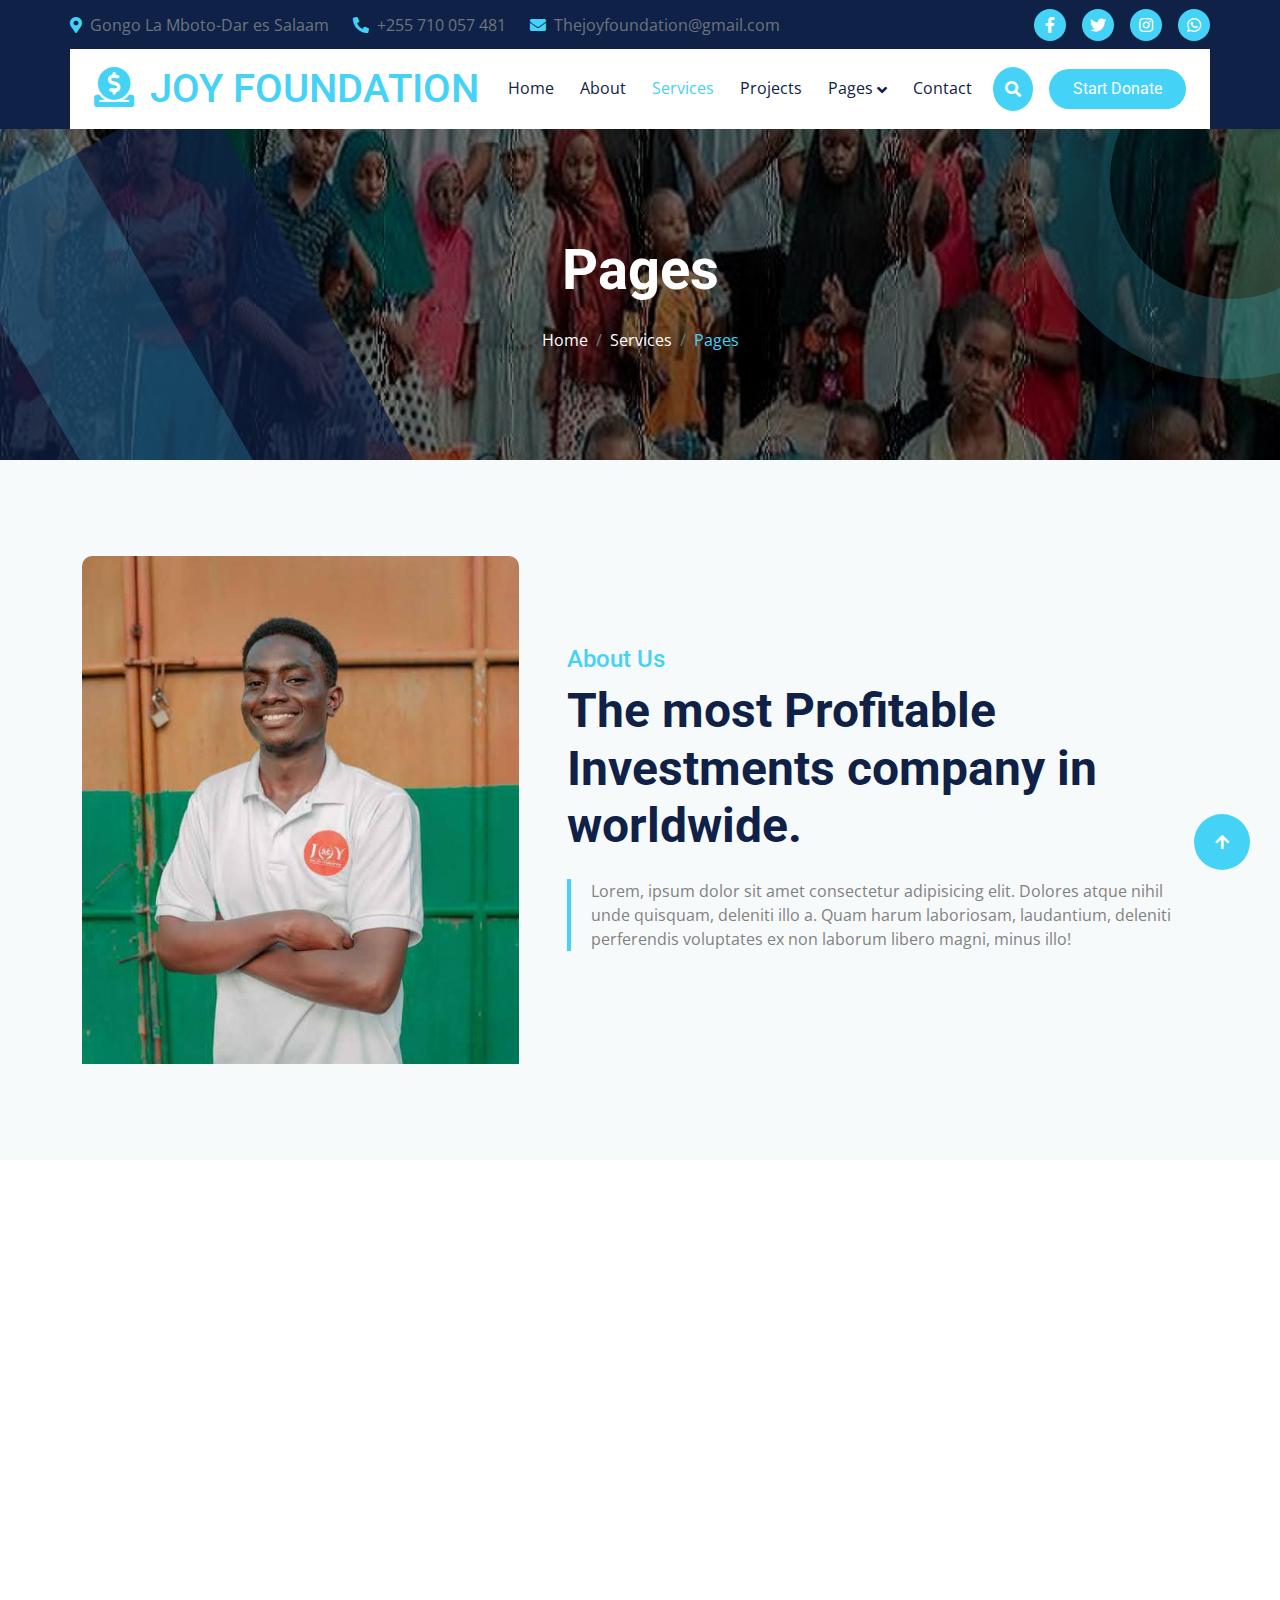
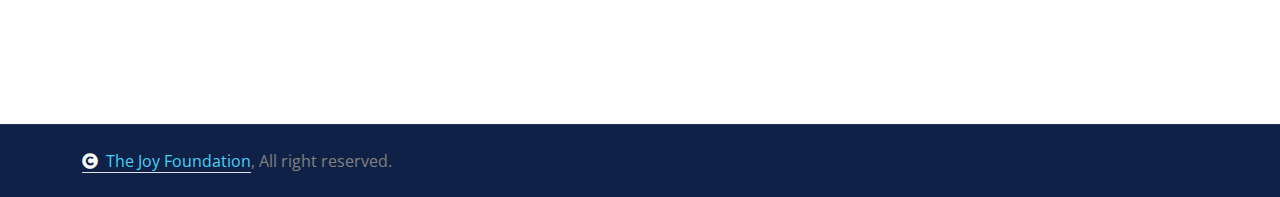
<file: servicereadmore.html>
<!DOCTYPE html>
<html lang="en">

<head>
    <meta charset="utf-8">
    <title>The Joy Foundation</title>
    <meta content="width=device-width, initial-scale=1.0" name="viewport">
    <meta content="" name="keywords">
    <meta content="" name="description">

    <!-- Google Web Fonts -->
    <link rel="preconnect" href="https://fonts.googleapis.com">
    <link rel="preconnect" href="https://fonts.gstatic.com" crossorigin>
    <link href="https://fonts.googleapis.com/css2?family=Open+Sans:wght@400;500;600;700&family=Roboto:wght@400;500;700&display=swap" rel="stylesheet"> 

    <!-- Icon Font Stylesheet -->
    <link rel="stylesheet" href="https://use.fontawesome.com/releases/v5.15.4/css/all.css"/>
    <link href="https://cdn.jsdelivr.net/npm/bootstrap-icons@1.4.1/font/bootstrap-icons.css" rel="stylesheet">

    <!-- Libraries Stylesheet -->
    <link rel="stylesheet" href="https://cdnjs.cloudflare.com/ajax/libs/animate.css/4.1.1/animate.min.css"/>
    <link href="lib/animate/animate.min.css" rel="stylesheet">
    <link href="lib/owlcarousel/assets/owl.carousel.min.css" rel="stylesheet">
    <link href="lib/lightbox/css/lightbox.min.css" rel="stylesheet">


    <!-- Customized Bootstrap Stylesheet -->
    <link href="css/bootstrap.min.css" rel="stylesheet">

    <!-- Template Stylesheet -->
    <link href="css/style.css" rel="stylesheet">
</head>


    <body>

        <!-- Spinner Start -->
        <div id="spinner" class="show bg-white position-fixed translate-middle w-100 vh-100 top-50 start-50 d-flex align-items-center justify-content-center">
            <div class="spinner-border text-primary" style="width: 3rem; height: 3rem;" role="status">
                <span class="sr-only">Loading...</span>
            </div>
        </div>
        <!-- Spinner End -->


        <!-- Topbar Start -->
        <div class="container-fluid topbar px-0 d-none d-lg-block">
            <div class="container px-0">
                <div class="row gx-0 align-items-center" style="height: 45px;">
                    <div class="col-lg-8 text-center text-lg-start mb-lg-0">
                        <div class="d-flex flex-wrap">
                            <a href="#" class="text-muted me-4"><i class="fas fa-map-marker-alt text-primary me-2"></i>Gongo La Mboto-Dar es Salaam</a>
                            <a href="#" class="text-muted me-4"><i class="fas fa-phone-alt text-primary me-2"></i>+255 710 057 481</a>
                            <a href="#" class="text-muted me-0"><i class="fas fa-envelope text-primary me-2"></i>Thejoyfoundation@gmail.com</a>
                        </div>
                    </div>
                    <div class="col-lg-4 text-center text-lg-end">
                        <div class="d-flex align-items-center justify-content-end">
                            <a href="#" class="btn btn-primary btn-square rounded-circle nav-fill me-3"><i class="fab fa-facebook-f text-white"></i></a>
                            <a href="#" class="btn btn-primary btn-square rounded-circle nav-fill me-3"><i class="fab fa-twitter text-white"></i></a>
                            
                            <a href="#" class="btn btn-primary btn-square rounded-circle nav-fill me-3"><i class="fab fa-instagram text-white"></i></a>
                            <a href="#" class="btn btn-primary btn-square rounded-circle nav-fill me-0"><i class="fab fa-whatsapp text-white"></i></a>
                        </div>
                    </div>
                </div>
            </div>
        </div>
        <!-- Topbar End -->



       <!-- Navbar & Hero Start -->
       <div class="container-fluid sticky-top px-0">
        <div class="position-absolute bg-dark" style="left: 0; top: 0; width: 100%; height: 100%;">
        </div>
        <div class="container px-0">
            <nav class="navbar navbar-expand-lg navbar-dark bg-white py-3 px-4">
                <a href="index.html" class="navbar-brand p-0">
                    <h1 class="text-primary m-0"><i class="fas fa-donate me-3"></i>JOY FOUNDATION</h1>
                    <!-- <img src="img/logo.png" alt="Logo"> -->
                </a>
                <button class="navbar-toggler" type="button" data-bs-toggle="collapse" data-bs-target="#navbarCollapse">
                    <span class="fa fa-bars"></span>
                </button>
                <div class="collapse navbar-collapse" id="navbarCollapse">
                    <div class="navbar-nav ms-auto py-0">
                        <a href="index.html" class="nav-item nav-link">Home</a>
                        <a href="about.html" class="nav-item nav-link">About</a>
                        <a href="service.html" class="nav-item nav-link active">Services</a>
                        <a href="project.html" class="nav-item nav-link">Projects</a>
                        <div class="nav-item dropdown">
                            <a href="#" class="nav-link dropdown-toggle" data-bs-toggle="dropdown">Pages</a>
                            <div class="dropdown-menu m-0">
                                <a href="blog.html" class="dropdown-item ">Our Blog</a>
                                <a href="team.html" class="dropdown-item">Our Team</a>
                                <a href="testimonial.html" class="dropdown-item">Testimonial</a>
                                <a href="faqs.html" class="dropdown-item">FAQs</a>
                                <a href="404.html" class="dropdown-item">404 Page</a>
                            </div>
                        </div>
                        <a href="contact.html" class="nav-item nav-link">Contact</a>
                    </div>
                    <div class="d-flex align-items-center flex-nowrap pt-xl-0">
                        <button class="btn btn-primary btn-md-square mx-2" data-bs-toggle="modal" data-bs-target="#searchModal"><i class="fas fa-search"></i></button>
                        <a href="#" class="btn btn-primary rounded-pill text-white py-2 px-4 ms-2 flex-wrap flex-sm-shrink-0">Start Donate</a>
                    </div>
                </div>
            </nav>
        </div>
    </div>
    <!-- Navbar & Hero End -->

        <!-- Modal Search Start -->
        <div class="modal fade" id="searchModal" tabindex="-1" aria-labelledby="exampleModalLabel" aria-hidden="true">
            <div class="modal-dialog modal-fullscreen">
                <div class="modal-content rounded-0">
                    <div class="modal-header">
                        <h4 class="modal-title mb-0" id="exampleModalLabel">Search by keyword</h4>
                        <button type="button" class="btn-close" data-bs-dismiss="modal" aria-label="Close"></button>
                    </div>
                    <div class="modal-body d-flex align-items-center">
                        <div class="input-group w-75 mx-auto d-flex">
                            <input type="search" class="form-control p-3" placeholder="keywords" aria-describedby="search-icon-1">
                            <span id="search-icon-1" class="input-group-text p-3"><i class="fa fa-search"></i></span>
                        </div>
                    </div>
                </div>
            </div>
        </div>
        <!-- Modal Search End -->

       <!-- Header Start -->
       <div class="container-fluid bg-breadcrumb">
        <div class="bg-breadcrumb-single"></div>
        <div class="container text-center py-5" style="max-width: 900px;">
            <h4 class="text-white display-4 mb-4 wow fadeInDown" data-wow-delay="0.1s">Pages</h4>
            <ol class="breadcrumb justify-content-center mb-0 wow fadeInDown" data-wow-delay="0.3s">
                <li class="breadcrumb-item"><a href="index.html">Home</a></li>
                
                <li class="breadcrumb-item "><a href="service.html">Services</a></li>
                <li class="breadcrumb-item active text-primary">Pages</li>
            </ol>    
        </div>
    </div>
    <!-- Header End -->

        <!-- About Start -->
        <div class="container-fluid about bg-light py-5">
            <div class="container py-5">
                <div class="row g-5 align-items-center">
                    <div class="col-lg-6 col-xl-5 wow fadeInLeft" data-wow-delay="0.1s">
                        <div class="about-img">
                            <img src="img/kamee.jpg" class="img-fluid w-100 rounded-top bg-white" alt="Image">
                        </div>
                    </div>
                    <div class="col-lg-6 col-xl-7 wow fadeInRight" data-wow-delay="0.3s">
                        <h4 class="text-primary">About Us</h4>
                        <h1 class="display-5 mb-4">The most Profitable Investments company in worldwide.</h1>
                        <p class="text ps-4 mb-4">Lorem, ipsum dolor sit amet consectetur adipisicing elit. Dolores atque nihil unde quisquam, deleniti illo a. Quam harum laboriosam, laudantium, deleniti perferendis voluptates ex non laborum libero magni, minus illo!
                        </p>
                    </div>
                </div>
            </div>
        </div>
        <!-- About End -->
       
         <!-- Footer Start -->
         <div class="container-fluid footer py-5 wow fadeIn" data-wow-delay="0.2s">
            <div class="container py-5">
                <div class="row g-5">
                    <div class="col-md-6 col-lg-6 col-xl-3">
                        <div class="footer-item d-flex flex-column">
                            <div class="footer-item">
                                <h4 class="text-white mb-4">Newsletter</h4>
                                <p class="mb-3">Get the latest updates on our health programs, environmental cleanups, and community events. Read inspiring stories and see how we're making a difference. Join us in spreading joy!</p>
                                <div class="position-relative mx-auto rounded-pill">
                                    <input class="form-control rounded-pill w-100 py-3 ps-4 pe-5" type="text" placeholder="Enter your email">
                                    <button type="button" class="btn btn-primary rounded-pill position-absolute top-0 end-0 py-2 mt-2 me-2">SignUp</button>
                                </div>
                            </div>
                        </div>
                    </div>
                    <div class="col-md-6 col-lg-6 col-xl-3">
                        <div class="footer-item d-flex flex-column">
                            <h4 class="text-white mb-4">Explore</h4>
                            <a href="index.html"><i class="fas fa-angle-right me-2"></i> Home</a>
                            <a href="service.html"><i class="fas fa-angle-right me-2"></i> Services</a>
                            <a href="about.html"><i class="fas fa-angle-right me-2"></i> About Us</a>
                            <a href="project.html"><i class="fas fa-angle-right me-2"></i> Latest Events</a>
                            <a href="testimonial.html"><i class="fas fa-angle-right me-2"></i> testimonial</a>
                            <a href="team.html"><i class="fas fa-angle-right me-2"></i> Our Team</a>
                            <a href="contact.html"><i class="fas fa-angle-right me-2"></i> Contact Us</a>
                        </div>
                    </div>
                    <div class="col-md-6 col-lg-6 col-xl-3">
                        <div class="footer-item d-flex flex-column">
                            <h4 class="text-white mb-4">Contact Info</h4>
                            <a href=""><i class="fa fa-map-marker-alt me-2"></i> 9790 Gongo la mboto, Dar es salaam, TZ</a>
                            <a href=""><i class="fas fa-envelope me-2"></i> Thejoyfoundation@gmail.com</a>
                            <a href=""><i class="fas fa-envelope me-2"></i> noelmunuo01@gmail.com</a>
                            <a href=""><i class="fas fa-phone me-2"></i> +255 628 904 019</a>
                            <a href="" class="mb-3"><i class="fas fa-print me-2"></i> +255 710 057 481</a>
                            <div class="d-flex align-items-center">
                                <a class="btn btn-light btn-md-square me-2" href=""><i class="fab fa-facebook-f"></i></a>
                                <a class="btn btn-light btn-md-square me-2" href=""><i class="fab fa-twitter"></i></a>
                                <a class="btn btn-light btn-md-square me-2" href=""><i class="fab fa-instagram"></i></a>
                                <a class="btn btn-light btn-md-square me-0" href=""><i class="fab fa-linkedin-in"></i></a>
                            </div>
                        </div>
                    </div>
                    <div class="col-md-6 col-lg-6 col-xl-3">
                        <div class="footer-item-post d-flex flex-column">
                            <h4 class="text-white mb-4">Popular Post</h4>
                            <div class="d-flex flex-column mb-3">
                                <p class="text-uppercase text-primary mb-2">Latest Events</p>
                                <a href="#" class="text-body">Revisiting Our latest events & Distribution Goals</a>
                            </div>
                            <div class="d-flex flex-column mb-3">
                                <p class="text-uppercase text-primary mb-2">New Anouncements</p>
                                <a href="#" class="text-body">View all anouncements from the Organization Leadership</a>
                            </div>
                            <div class="footer-btn text-start">
                                <a href="#" class="btn btn-light rounded-pill px-4">View All Post <i class="fa fa-arrow-right ms-1"></i></a>
                            </div>
                        </div>
                    </div>
                </div>
            </div>
        </div>
        <!-- Footer End -->

        
        <!-- Copyright Start -->
        <div class="container-fluid copyright py-4">
            <div class="container">
                <div class="row g-4 align-items-center">
                    <div class="col-md-6 text-center text-md-start mb-md-0">
                        <span class="text-body"><a href="#" class="border-bottom text-primary"><i class="fas fa-copyright text-light me-2"></i>The Joy Foundation</a>, All right reserved.</span>
                    </div>
                   
                </div>
            </div>
        </div>
        <!-- Copyright End -->




        <!-- Back to Top -->
        <a href="#" class="btn btn-primary btn-lg-square back-to-top"><i class="fa fa-arrow-up"></i></a>   

        
    <!-- JavaScript Libraries -->
    <script src="https://ajax.googleapis.com/ajax/libs/jquery/3.6.4/jquery.min.js"></script>
    <script src="https://cdn.jsdelivr.net/npm/bootstrap@5.0.0/dist/js/bootstrap.bundle.min.js"></script>
    <script src="lib/wow/wow.min.js"></script>
    <script src="lib/easing/easing.min.js"></script>
    <script src="lib/waypoints/waypoints.min.js"></script>
    <script src="lib/counterup/counterup.min.js"></script>
    <script src="lib/owlcarousel/owl.carousel.min.js"></script>
    <script src="lib/lightbox/js/lightbox.min.js"></script>
    

    <!-- Template Javascript -->
    <script src="js/main.js"></script>
    </body>

</html>
</file>
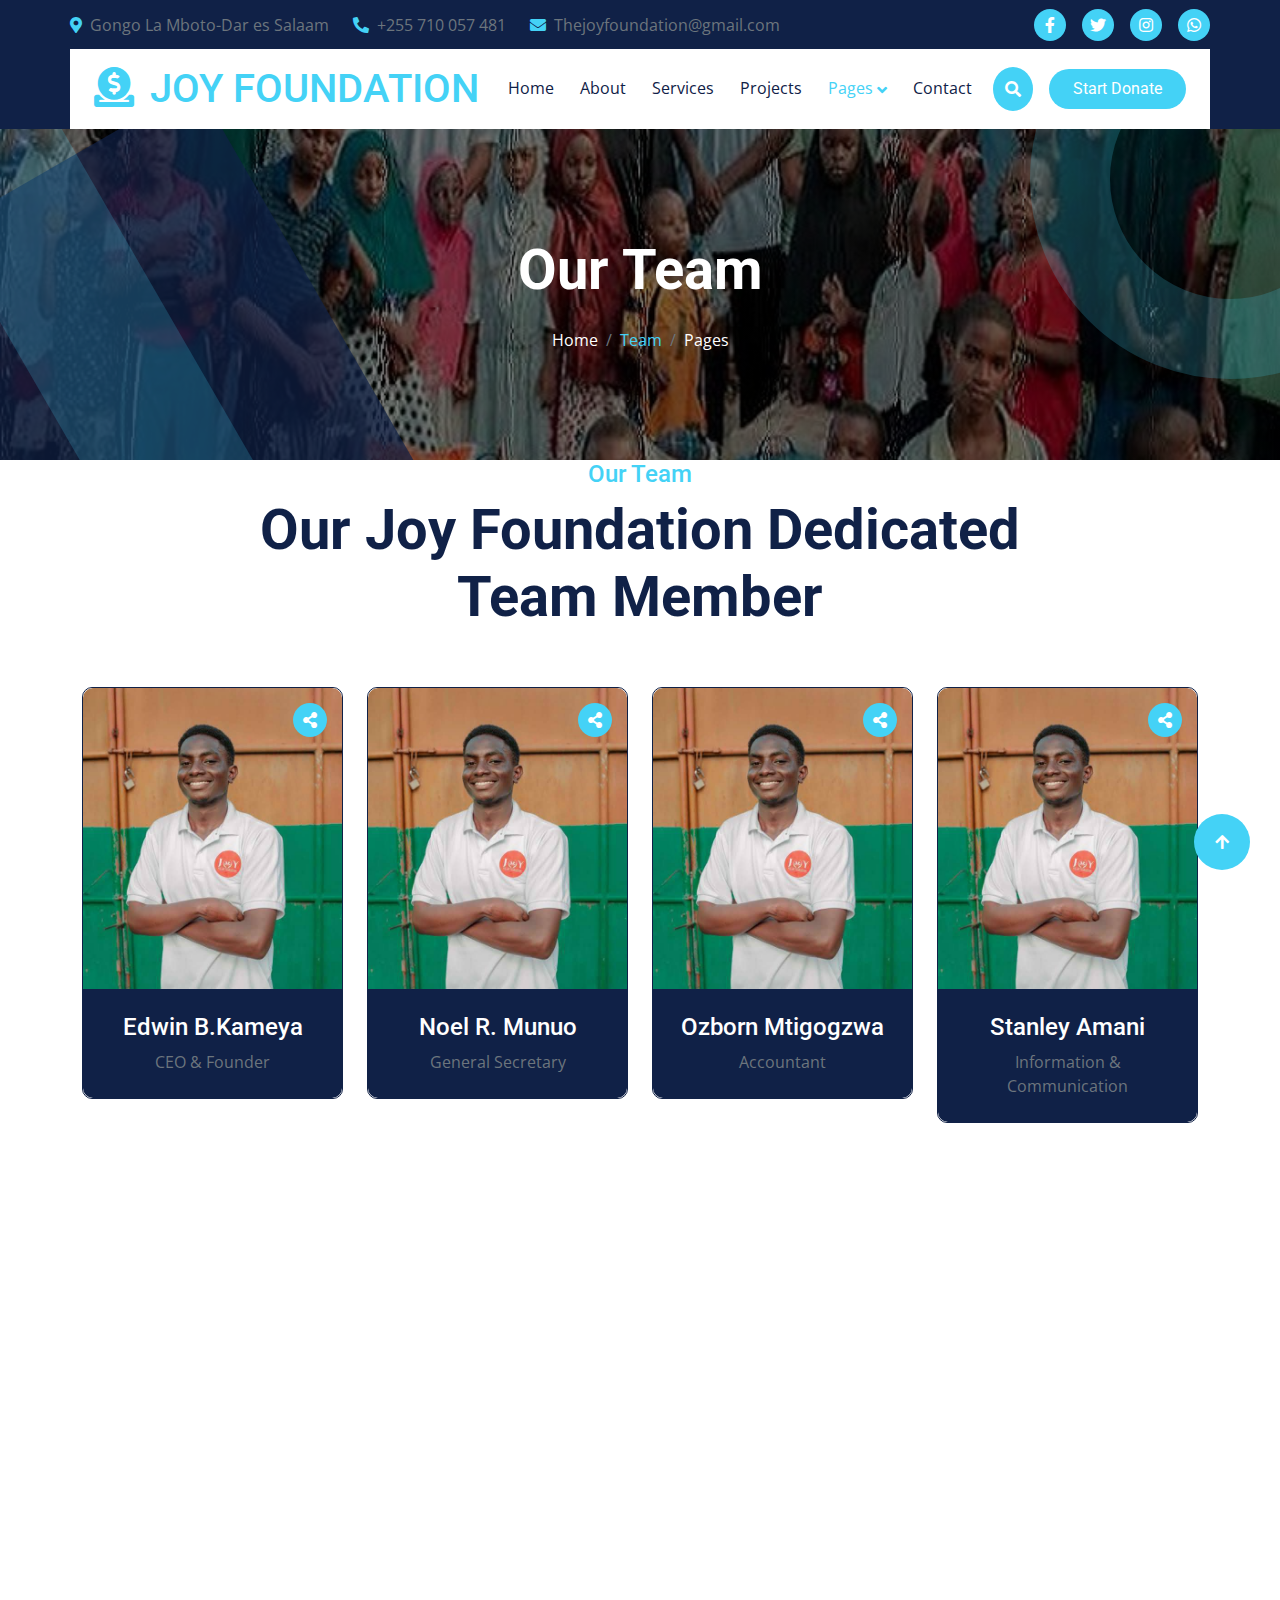
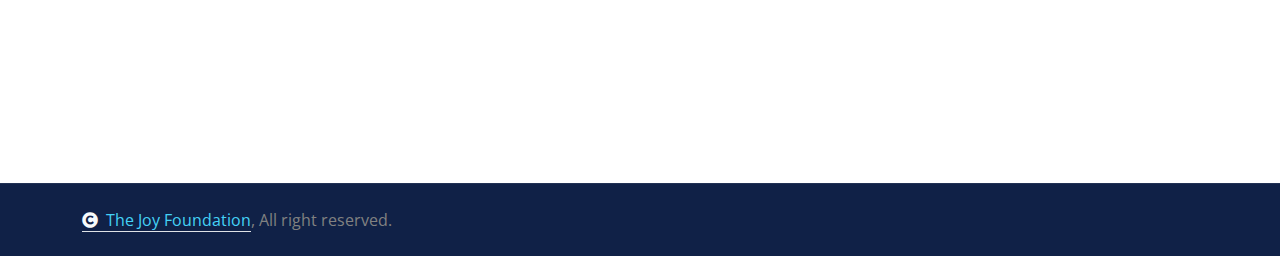
<file: team.html>
<!DOCTYPE html>
<html lang="en">

    <head>
        <meta charset="utf-8">
        <title>The Joy Foundation</title>
        <meta content="width=device-width, initial-scale=1.0" name="viewport">
        <meta content="" name="keywords">
        <meta content="" name="description">

        <!-- Google Web Fonts -->
        <link rel="preconnect" href="https://fonts.googleapis.com">
        <link rel="preconnect" href="https://fonts.gstatic.com" crossorigin>
        <link href="https://fonts.googleapis.com/css2?family=Open+Sans:wght@400;500;600;700&family=Roboto:wght@400;500;700&display=swap" rel="stylesheet"> 

        <!-- Icon Font Stylesheet -->
        <link rel="stylesheet" href="https://use.fontawesome.com/releases/v5.15.4/css/all.css"/>
        <link href="https://cdn.jsdelivr.net/npm/bootstrap-icons@1.4.1/font/bootstrap-icons.css" rel="stylesheet">

        <!-- Libraries Stylesheet -->
        <link rel="stylesheet" href="https://cdnjs.cloudflare.com/ajax/libs/animate.css/4.1.1/animate.min.css"/>
        <link href="lib/animate/animate.min.css" rel="stylesheet">
        <link href="lib/owlcarousel/assets/owl.carousel.min.css" rel="stylesheet">
        <link href="lib/lightbox/css/lightbox.min.css" rel="stylesheet">


        <!-- Customized Bootstrap Stylesheet -->
        <link href="css/bootstrap.min.css" rel="stylesheet">

        <!-- Template Stylesheet -->
        <link href="css/style.css" rel="stylesheet">
    </head>

    <body>

        <!-- Spinner Start -->
        <div id="spinner" class="show bg-white position-fixed translate-middle w-100 vh-100 top-50 start-50 d-flex align-items-center justify-content-center">
            <div class="spinner-border text-primary" style="width: 3rem; height: 3rem;" role="status">
                <span class="sr-only">Loading...</span>
            </div>
        </div>
        <!-- Spinner End -->


       <!-- Topbar Start -->
       <div class="container-fluid topbar px-0 d-none d-lg-block">
        <div class="container px-0">
            <div class="row gx-0 align-items-center" style="height: 45px;">
                <div class="col-lg-8 text-center text-lg-start mb-lg-0">
                    <div class="d-flex flex-wrap">
                        <a href="#" class="text-muted me-4"><i class="fas fa-map-marker-alt text-primary me-2"></i>Gongo La Mboto-Dar es Salaam</a>
                        <a href="#" class="text-muted me-4"><i class="fas fa-phone-alt text-primary me-2"></i>+255 710 057 481</a>
                        <a href="#" class="text-muted me-0"><i class="fas fa-envelope text-primary me-2"></i>Thejoyfoundation@gmail.com</a>
                    </div>
                </div>
                <div class="col-lg-4 text-center text-lg-end">
                    <div class="d-flex align-items-center justify-content-end">
                        <a href="#" class="btn btn-primary btn-square rounded-circle nav-fill me-3"><i class="fab fa-facebook-f text-white"></i></a>
                        <a href="#" class="btn btn-primary btn-square rounded-circle nav-fill me-3"><i class="fab fa-twitter text-white"></i></a>
                        
                        <a href="#" class="btn btn-primary btn-square rounded-circle nav-fill me-3"><i class="fab fa-instagram text-white"></i></a>
                        <a href="#" class="btn btn-primary btn-square rounded-circle nav-fill me-0"><i class="fab fa-whatsapp text-white"></i></a>
                    </div>
                </div>
            </div>
        </div>
    </div>
    <!-- Topbar End -->



        <!-- Navbar & Hero Start -->
        <div class="container-fluid sticky-top px-0">
            <div class="position-absolute bg-dark" style="left: 0; top: 0; width: 100%; height: 100%;">
            </div>
            <div class="container px-0">
                <nav class="navbar navbar-expand-lg navbar-dark bg-white py-3 px-4">
                    <a href="index.html" class="navbar-brand p-0">
                        <h1 class="text-primary m-0"><i class="fas fa-donate me-3"></i>JOY FOUNDATION</h1>
                        <!-- <img src="img/logo.png" alt="Logo"> -->
                    </a>
                    <button class="navbar-toggler" type="button" data-bs-toggle="collapse" data-bs-target="#navbarCollapse">
                        <span class="fa fa-bars"></span>
                    </button>
                    <div class="collapse navbar-collapse" id="navbarCollapse">
                        <div class="navbar-nav ms-auto py-0">
                            <a href="index.html" class="nav-item nav-link">Home</a>
                            <a href="about.html" class="nav-item nav-link">About</a>
                            <a href="service.html" class="nav-item nav-link">Services</a>
                            <a href="project.html" class="nav-item nav-link">Projects</a>
                            <div class="nav-item dropdown active">
                                <a href="#" class="nav-link dropdown-toggle active" data-bs-toggle="dropdown">Pages</a>
                                <div class="dropdown-menu m-0">
                                    <a href="blog.html" class="dropdown-item">Our Blog</a>
                                    <a href="team.html" class="dropdown-item active">Our Team</a>
                                    <a href="testimonial.html" class="dropdown-item">Testimonial</a>
                                    <a href="faqs.html" class="dropdown-item">FAQs</a>
                                    <a href="404.html" class="dropdown-item">404 Page</a>
                                </div>
                            </div>
                            <a href="contact.html" class="nav-item nav-link">Contact</a>
                        </div>
                        <div class="d-flex align-items-center flex-nowrap pt-xl-0">
                            <button class="btn btn-primary btn-md-square mx-2" data-bs-toggle="modal" data-bs-target="#searchModal"><i class="fas fa-search"></i></button>
                            <a href="#" class="btn btn-primary rounded-pill text-white py-2 px-4 ms-2 flex-wrap flex-sm-shrink-0">Start Donate</a>
                        </div>
                    </div>
                </nav>
            </div>
        </div>
        <!-- Navbar & Hero End -->

        <!-- Modal Search Start -->
        <div class="modal fade" id="searchModal" tabindex="-1" aria-labelledby="exampleModalLabel" aria-hidden="true">
            <div class="modal-dialog modal-fullscreen">
                <div class="modal-content rounded-0">
                    <div class="modal-header">
                        <h4 class="modal-title mb-0" id="exampleModalLabel">Search by keyword</h4>
                        <button type="button" class="btn-close" data-bs-dismiss="modal" aria-label="Close"></button>
                    </div>
                    <div class="modal-body d-flex align-items-center">
                        <div class="input-group w-75 mx-auto d-flex">
                            <input type="search" class="form-control p-3" placeholder="keywords" aria-describedby="search-icon-1">
                            <span id="search-icon-1" class="input-group-text p-3"><i class="fa fa-search"></i></span>
                        </div>
                    </div>
                </div>
            </div>
        </div>
        <!-- Modal Search End -->

        <!-- Header Start -->
        <div class="container-fluid bg-breadcrumb">
            <div class="bg-breadcrumb-single"></div>
            <div class="container text-center py-5" style="max-width: 900px;">
                <h4 class="text-white display-4 mb-4 wow fadeInDown" data-wow-delay="0.1s">Our Team</h4>
                <ol class="breadcrumb justify-content-center mb-0 wow fadeInDown" data-wow-delay="0.3s">
                    <li class="breadcrumb-item"><a href="index.html">Home</a></li>
                    
                    <li class="breadcrumb-item active text-primary">Team</li>
                    <li class="breadcrumb-item"><a href="#">Pages</a></li>
                </ol>    
            </div>
        </div>
        <!-- Header End -->

         <!-- Team Start -->
         <div class="container-fluid team pb-5">
            <div class="container pb-5">
                <div class="text-center mx-auto pb-5 wow fadeInUp" data-wow-delay="0.1s" style="max-width: 800px;">
                    <h4 class="text-primary">Our Team</h4>
                    <h1 class="display-4">Our Joy Foundation Dedicated Team Member</h1>
                </div>
                <div class="row g-4 justify-content-center">
                    <div class="col-sm-6 col-md-6 col-lg-4 col-xl-3 wow fadeInUp" data-wow-delay="0.1s">
                        <div class="team-item rounded">
                            <div class="team-img">
                                <img src="img/kamee.jpg" class="img-fluid w-100 rounded-top" alt="Image">
                                <div class="team-icon">
                                    <a class="btn btn-primary btn-sm-square text-white rounded-circle mb-3" href=""><i class="fas fa-share-alt"></i></a>
                                    <div class="team-icon-share">
                                        <a class="btn btn-primary btn-sm-square text-white rounded-circle mb-3" href=""><i class="fab fa-facebook-f"></i></a>
                                        <a class="btn btn-primary btn-sm-square text-white rounded-circle mb-3" href=""><i class="fab fa-twitter"></i></a>
                                        <a class="btn btn-primary btn-sm-square text-white rounded-circle mb-0" href=""><i class="fab fa-instagram"></i></a>
                                    </div>
                                </div>
                            </div>
                            <div class="team-content bg-dark text-center rounded-bottom p-4">
                                <div class="team-content-inner rounded-bottom">
                                    <h4 class="text-white">Edwin B.Kameya</h4>
                                    <p class="text-muted mb-0">CEO & Founder</p>
                                </div>
                            </div>
                        </div>
                    </div>
                    <div class="col-sm-6 col-md-6 col-lg-4 col-xl-3 wow fadeInUp" data-wow-delay="0.3s">
                        <div class="team-item rounded">
                            <div class="team-img">
                                <img src="img/kamee.jpg" class="img-fluid w-100 rounded-top" alt="Image">
                                <div class="team-icon">
                                    <a class="btn btn-primary btn-sm-square text-white rounded-circle mb-3" href=""><i class="fas fa-share-alt"></i></a>
                                    <div class="team-icon-share">
                                        <a class="btn btn-primary btn-sm-square text-white rounded-circle mb-3" href=""><i class="fab fa-facebook-f"></i></a>
                                        <a class="btn btn-primary btn-sm-square text-white rounded-circle mb-3" href=""><i class="fab fa-twitter"></i></a>
                                        <a class="btn btn-primary btn-sm-square text-white rounded-circle mb-0" href=""><i class="fab fa-instagram"></i></a>
                                    </div>
                                </div>
                            </div>
                            <div class="team-content bg-dark text-center rounded-bottom p-4">
                                <div class="team-content-inner rounded-bottom">
                                    <h4 class="text-white">Noel R. Munuo</h4>
                                    <p class="text-muted mb-0">General Secretary</p>
                                </div>
                            </div>
                        </div>
                    </div>
                    <div class="col-sm-6 col-md-6 col-lg-4 col-xl-3 wow fadeInUp" data-wow-delay="0.5s">
                        <div class="team-item rounded">
                            <div class="team-img">
                                <img src="img/kamee.jpg" class="img-fluid w-100 rounded-top" alt="Image">
                                <div class="team-icon">
                                    <a class="btn btn-primary btn-sm-square text-white rounded-circle mb-3" href=""><i class="fas fa-share-alt"></i></a>
                                    <div class="team-icon-share">
                                        <a class="btn btn-primary btn-sm-square text-white rounded-circle mb-3" href=""><i class="fab fa-facebook-f"></i></a>
                                        <a class="btn btn-primary btn-sm-square text-white rounded-circle mb-3" href=""><i class="fab fa-twitter"></i></a>
                                        <a class="btn btn-primary btn-sm-square text-white rounded-circle mb-0" href=""><i class="fab fa-instagram"></i></a>
                                    </div>
                                </div>
                            </div>
                            <div class="team-content bg-dark text-center rounded-bottom p-4">
                                <div class="team-content-inner rounded-bottom">
                                    <h4 class="text-white">Ozborn Mtigogzwa</h4>
                                    <p class="text-muted mb-0">Accountant</p>
                                </div>
                            </div>
                        </div>
                    </div>
                    <div class="col-sm-6 col-md-6 col-lg-4 col-xl-3 wow fadeInUp" data-wow-delay="0.7s">
                        <div class="team-item rounded">
                            <div class="team-img">
                                <img src="img/kamee.jpg" class="img-fluid w-100 rounded-top" alt="Image">
                                <div class="team-icon">
                                    <a class="btn btn-primary btn-sm-square text-white rounded-circle mb-3" href=""><i class="fas fa-share-alt"></i></a>
                                    <div class="team-icon-share">
                                        <a class="btn btn-primary btn-sm-square text-white rounded-circle mb-3" href=""><i class="fab fa-facebook-f"></i></a>
                                        <a class="btn btn-primary btn-sm-square text-white rounded-circle mb-3" href=""><i class="fab fa-twitter"></i></a>
                                        <a class="btn btn-primary btn-sm-square text-white rounded-circle mb-0" href=""><i class="fab fa-instagram"></i></a>
                                    </div>
                                </div>
                            </div>
                            <div class="team-content bg-dark text-center rounded-bottom p-4">
                                <div class="team-content-inner rounded-bottom">
                                    <h4 class="text-white">Stanley Amani</h4>
                                    <p class="text-muted mb-0">Information & Communication</p>
                                </div>
                            </div>
                        </div>
                    </div>
                </div>
            </div>
        </div>
        <!-- Team End -->

         <!-- Footer Start -->
         <div class="container-fluid footer py-5 wow fadeIn" data-wow-delay="0.2s">
            <div class="container py-5">
                <div class="row g-5">
                    <div class="col-md-6 col-lg-6 col-xl-3">
                        <div class="footer-item d-flex flex-column">
                            <div class="footer-item">
                                <h4 class="text-white mb-4">Newsletter</h4>
                                <p class="mb-3">Get the latest updates on our health programs, environmental cleanups, and community events. Read inspiring stories and see how we're making a difference. Join us in spreading joy!</p>
                                <div class="position-relative mx-auto rounded-pill">
                                    <input class="form-control rounded-pill w-100 py-3 ps-4 pe-5" type="text" placeholder="Enter your email">
                                    <button type="button" class="btn btn-primary rounded-pill position-absolute top-0 end-0 py-2 mt-2 me-2">SignUp</button>
                                </div>
                            </div>
                        </div>
                    </div>
                    <div class="col-md-6 col-lg-6 col-xl-3">
                        <div class="footer-item d-flex flex-column">
                            <h4 class="text-white mb-4">Explore</h4>
                            <a href="index.html"><i class="fas fa-angle-right me-2"></i> Home</a>
                            <a href="service.html"><i class="fas fa-angle-right me-2"></i> Services</a>
                            <a href="about.html"><i class="fas fa-angle-right me-2"></i> About Us</a>
                            <a href="project.html"><i class="fas fa-angle-right me-2"></i> Latest Events</a>
                            <a href="testimonial.html"><i class="fas fa-angle-right me-2"></i> testimonial</a>
                            <a href="team.html"><i class="fas fa-angle-right me-2"></i> Our Team</a>
                            <a href="contact.html"><i class="fas fa-angle-right me-2"></i> Contact Us</a>
                        </div>
                    </div>
                    <div class="col-md-6 col-lg-6 col-xl-3">
                        <div class="footer-item d-flex flex-column">
                            <h4 class="text-white mb-4">Contact Info</h4>
                            <a href=""><i class="fa fa-map-marker-alt me-2"></i> 9790 Gongo la mboto, Dar es salaam, TZ</a>
                            <a href=""><i class="fas fa-envelope me-2"></i> Thejoyfoundation@gmail.com</a>
                            <a href=""><i class="fas fa-envelope me-2"></i> noelmunuo01@gmail.com</a>
                            <a href=""><i class="fas fa-phone me-2"></i> +255 628 904 019</a>
                            <a href="" class="mb-3"><i class="fas fa-print me-2"></i> +255 710 057 481</a>
                            <div class="d-flex align-items-center">
                                <a class="btn btn-light btn-md-square me-2" href=""><i class="fab fa-facebook-f"></i></a>
                                <a class="btn btn-light btn-md-square me-2" href=""><i class="fab fa-twitter"></i></a>
                                <a class="btn btn-light btn-md-square me-2" href=""><i class="fab fa-instagram"></i></a>
                                <a class="btn btn-light btn-md-square me-0" href=""><i class="fab fa-linkedin-in"></i></a>
                            </div>
                        </div>
                    </div>
                    <div class="col-md-6 col-lg-6 col-xl-3">
                        <div class="footer-item-post d-flex flex-column">
                            <h4 class="text-white mb-4">Popular Post</h4>
                            <div class="d-flex flex-column mb-3">
                                <p class="text-uppercase text-primary mb-2">Latest Events</p>
                                <a href="#" class="text-body">Revisiting Our latest events & Distribution Goals</a>
                            </div>
                            <div class="d-flex flex-column mb-3">
                                <p class="text-uppercase text-primary mb-2">New Anouncements</p>
                                <a href="#" class="text-body">View all anouncements from the Organization Leadership</a>
                            </div>
                            <div class="footer-btn text-start">
                                <a href="#" class="btn btn-light rounded-pill px-4">View All Post <i class="fa fa-arrow-right ms-1"></i></a>
                            </div>
                        </div>
                    </div>
                </div>
            </div>
        </div>
        <!-- Footer End -->

        
        <!-- Copyright Start -->
        <div class="container-fluid copyright py-4">
            <div class="container">
                <div class="row g-4 align-items-center">
                    <div class="col-md-6 text-center text-md-start mb-md-0">
                        <span class="text-body"><a href="#" class="border-bottom text-primary"><i class="fas fa-copyright text-light me-2"></i>The Joy Foundation</a>, All right reserved.</span>
                    </div>
                   
                </div>
            </div>
        </div>
        <!-- Copyright End -->




        <!-- Back to Top -->
        <a href="#" class="btn btn-primary btn-lg-square back-to-top"><i class="fa fa-arrow-up"></i></a>   

        
    <!-- JavaScript Libraries -->
    <script src="https://ajax.googleapis.com/ajax/libs/jquery/3.6.4/jquery.min.js"></script>
    <script src="https://cdn.jsdelivr.net/npm/bootstrap@5.0.0/dist/js/bootstrap.bundle.min.js"></script>
    <script src="lib/wow/wow.min.js"></script>
    <script src="lib/easing/easing.min.js"></script>
    <script src="lib/waypoints/waypoints.min.js"></script>
    <script src="lib/counterup/counterup.min.js"></script>
    <script src="lib/owlcarousel/owl.carousel.min.js"></script>
    <script src="lib/lightbox/js/lightbox.min.js"></script>
    

    <!-- Template Javascript -->
    <script src="js/main.js"></script>
    </body>

</html>
</file>
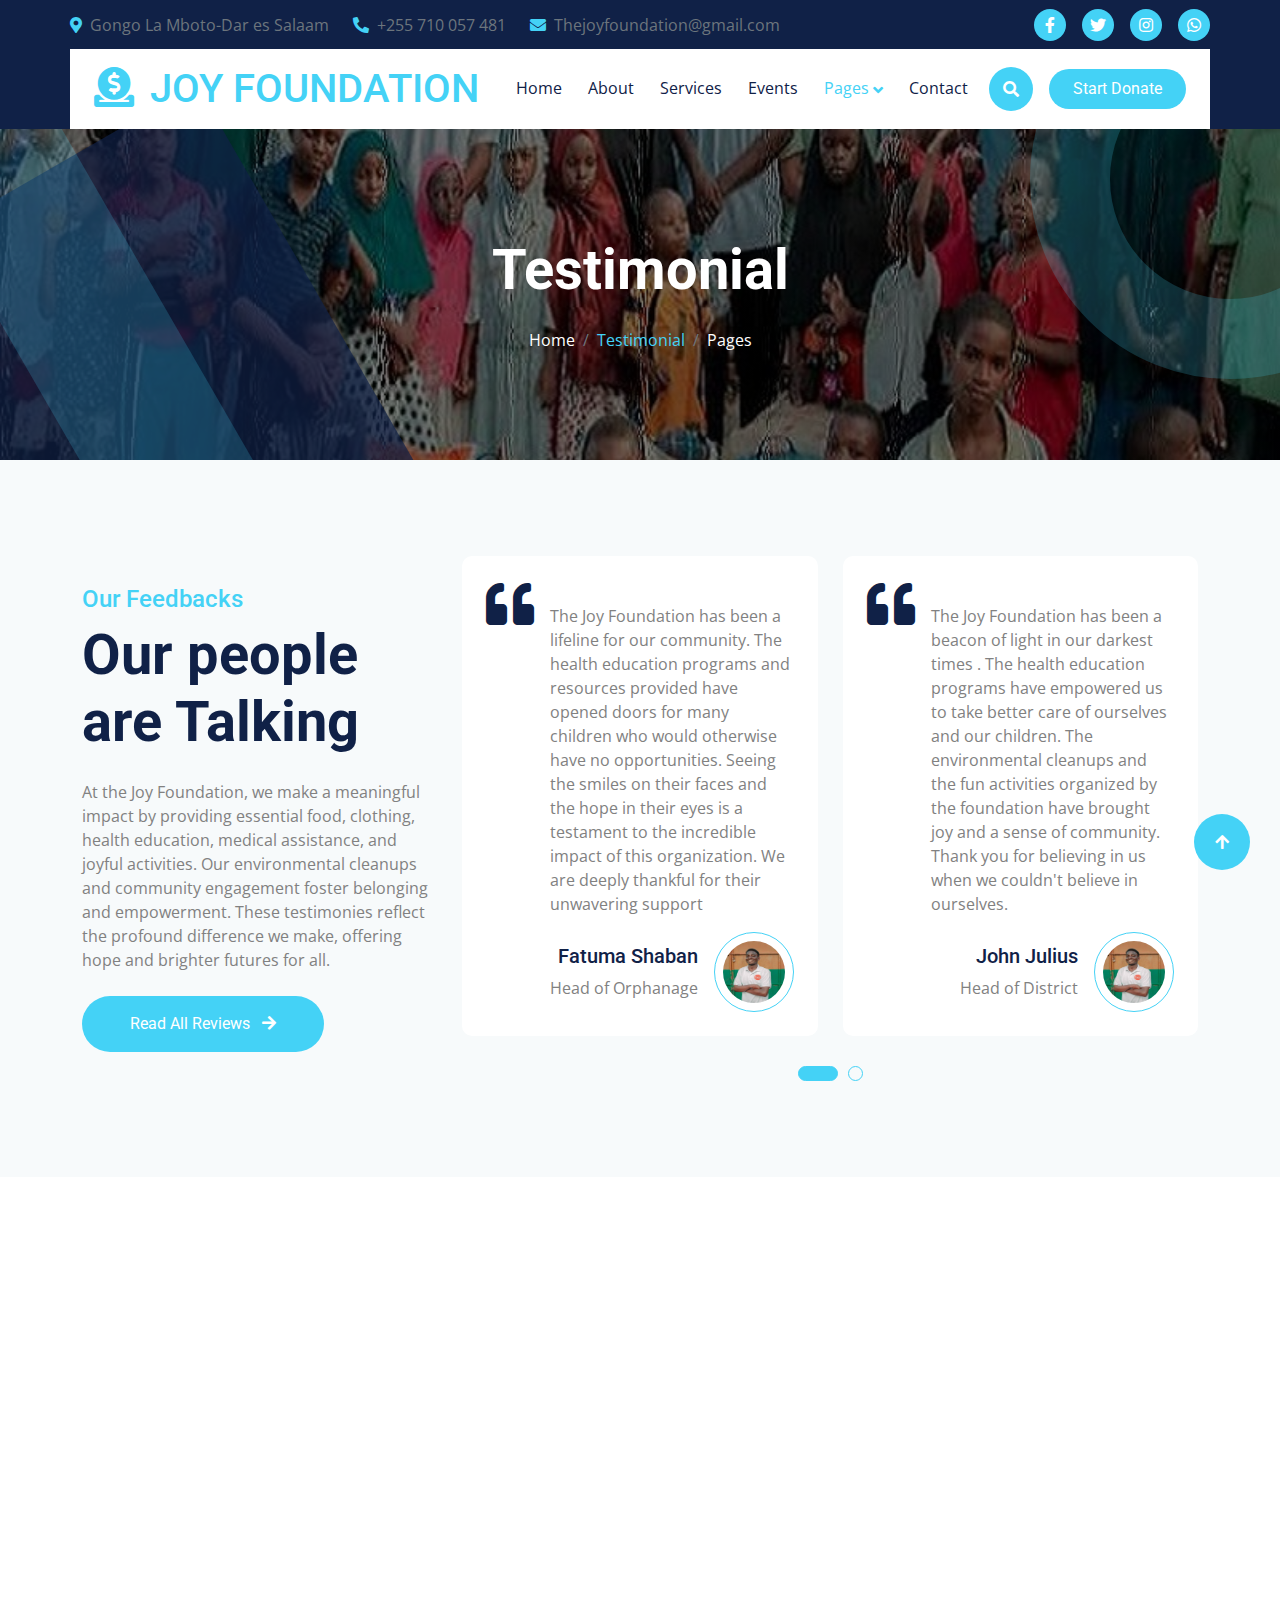
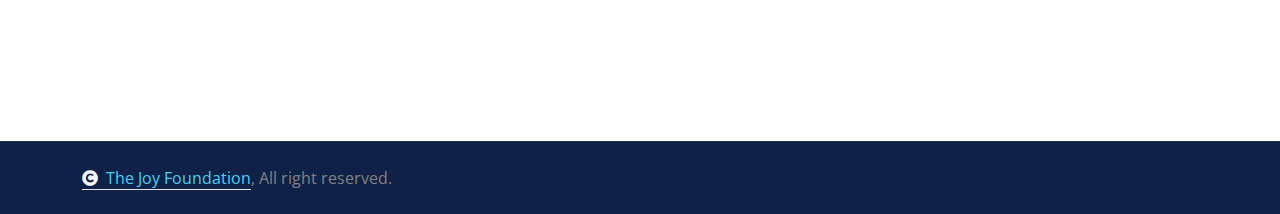
<file: testimonial.html>
<!DOCTYPE html>
<html lang="en">

    <head>
        <meta charset="utf-8">
        <title>The Joy Foundation</title>
        <meta content="width=device-width, initial-scale=1.0" name="viewport">
        <meta content="" name="keywords">
        <meta content="" name="description">

        <!-- Google Web Fonts -->
        <link rel="preconnect" href="https://fonts.googleapis.com">
        <link rel="preconnect" href="https://fonts.gstatic.com" crossorigin>
        <link href="https://fonts.googleapis.com/css2?family=Open+Sans:wght@400;500;600;700&family=Roboto:wght@400;500;700&display=swap" rel="stylesheet"> 

        <!-- Icon Font Stylesheet -->
        <link rel="stylesheet" href="https://use.fontawesome.com/releases/v5.15.4/css/all.css"/>
        <link href="https://cdn.jsdelivr.net/npm/bootstrap-icons@1.4.1/font/bootstrap-icons.css" rel="stylesheet">

        <!-- Libraries Stylesheet -->
        <link rel="stylesheet" href="https://cdnjs.cloudflare.com/ajax/libs/animate.css/4.1.1/animate.min.css"/>
        <link href="lib/animate/animate.min.css" rel="stylesheet">
        <link href="lib/owlcarousel/assets/owl.carousel.min.css" rel="stylesheet">
        <link href="lib/lightbox/css/lightbox.min.css" rel="stylesheet">


        <!-- Customized Bootstrap Stylesheet -->
        <link href="css/bootstrap.min.css" rel="stylesheet">

        <!-- Template Stylesheet -->
        <link href="css/style.css" rel="stylesheet">
    </head>

    <body>

        <!-- Spinner Start -->
        <div id="spinner" class="show bg-white position-fixed translate-middle w-100 vh-100 top-50 start-50 d-flex align-items-center justify-content-center">
            <div class="spinner-border text-primary" style="width: 3rem; height: 3rem;" role="status">
                <span class="sr-only">Loading...</span>
            </div>
        </div>
        <!-- Spinner End -->

<!-- Topbar Start -->
<div class="container-fluid topbar px-0 d-none d-lg-block">
    <div class="container px-0">
        <div class="row gx-0 align-items-center" style="height: 45px;">
            <div class="col-lg-8 text-center text-lg-start mb-lg-0">
                <div class="d-flex flex-wrap">
                    <a href="#" class="text-muted me-4"><i class="fas fa-map-marker-alt text-primary me-2"></i>Gongo La Mboto-Dar es Salaam</a>
                    <a href="#" class="text-muted me-4"><i class="fas fa-phone-alt text-primary me-2"></i>+255 710 057 481</a>
                    <a href="#" class="text-muted me-0"><i class="fas fa-envelope text-primary me-2"></i>Thejoyfoundation@gmail.com</a>
                </div>
            </div>
            <div class="col-lg-4 text-center text-lg-end">
                <div class="d-flex align-items-center justify-content-end">
                    <a href="#" class="btn btn-primary btn-square rounded-circle nav-fill me-3"><i class="fab fa-facebook-f text-white"></i></a>
                    <a href="#" class="btn btn-primary btn-square rounded-circle nav-fill me-3"><i class="fab fa-twitter text-white"></i></a>
                    
                    <a href="#" class="btn btn-primary btn-square rounded-circle nav-fill me-3"><i class="fab fa-instagram text-white"></i></a>
                    <a href="#" class="btn btn-primary btn-square rounded-circle nav-fill me-0"><i class="fab fa-whatsapp text-white"></i></a>
                </div>
            </div>
        </div>
    </div>
</div>
<!-- Topbar End -->




        <!-- Navbar & Hero Start -->
        <div class="container-fluid sticky-top px-0">
            <div class="position-absolute bg-dark" style="left: 0; top: 0; width: 100%; height: 100%;">
            </div>
            <div class="container px-0">
                <nav class="navbar navbar-expand-lg navbar-dark bg-white py-3 px-4">
                    <a href="index.html" class="navbar-brand p-0">
                        <h1 class="text-primary m-0"><i class="fas fa-donate me-3"></i>JOY FOUNDATION</h1>
                        <!-- <img src="img/logo.png" alt="Logo"> -->
                    </a>
                    <button class="navbar-toggler" type="button" data-bs-toggle="collapse" data-bs-target="#navbarCollapse">
                        <span class="fa fa-bars"></span>
                    </button>
                    <div class="collapse navbar-collapse" id="navbarCollapse">
                        <div class="navbar-nav ms-auto py-0">
                            <a href="index.html" class="nav-item nav-link">Home</a>
                            <a href="about.html" class="nav-item nav-link">About</a>
                            <a href="service.html" class="nav-item nav-link">Services</a>
                            <a href="project.html" class="nav-item nav-link">Events</a>
                            <div class="nav-item dropdown active">
                                <a href="#" class="nav-link dropdown-toggle active" data-bs-toggle="dropdown">Pages</a>
                                <div class="dropdown-menu m-0">
                                    <a href="blog.html" class="dropdown-item">Our Blog</a>
                                    <a href="team.html" class="dropdown-item">Our Team</a>
                                    <a href="testimonial.html" class="dropdown-item active">Testimonial</a>
                                    <a href="faqs.html" class="dropdown-item">FAQs</a>
                                    <a href="404.html" class="dropdown-item">404 Page</a>
                                </div>
                            </div>
                            <a href="contact.html" class="nav-item nav-link">Contact</a>
                        </div>
                        <div class="d-flex align-items-center flex-nowrap pt-xl-0">
                            <button class="btn btn-primary btn-md-square mx-2" data-bs-toggle="modal" data-bs-target="#searchModal"><i class="fas fa-search"></i></button>
                            <a href="#" class="btn btn-primary rounded-pill text-white py-2 px-4 ms-2 flex-wrap flex-sm-shrink-0">Start Donate</a>
                        </div>
                    </div>
                </nav>
            </div>
        </div>
        <!-- Navbar & Hero End -->

        <!-- Modal Search Start -->
        <div class="modal fade" id="searchModal" tabindex="-1" aria-labelledby="exampleModalLabel" aria-hidden="true">
            <div class="modal-dialog modal-fullscreen">
                <div class="modal-content rounded-0">
                    <div class="modal-header">
                        <h4 class="modal-title mb-0" id="exampleModalLabel">Search by keyword</h4>
                        <button type="button" class="btn-close" data-bs-dismiss="modal" aria-label="Close"></button>
                    </div>
                    <div class="modal-body d-flex align-items-center">
                        <div class="input-group w-75 mx-auto d-flex">
                            <input type="search" class="form-control p-3" placeholder="keywords" aria-describedby="search-icon-1">
                            <span id="search-icon-1" class="input-group-text p-3"><i class="fa fa-search"></i></span>
                        </div>
                    </div>
                </div>
            </div>
        </div>
        <!-- Modal Search End -->

        <!-- Header Start -->
        <div class="container-fluid bg-breadcrumb">
            <div class="bg-breadcrumb-single"></div>
            <div class="container text-center py-5" style="max-width: 900px;">
                <h4 class="text-white display-4 mb-4 wow fadeInDown" data-wow-delay="0.1s">Testimonial</h4>
                <ol class="breadcrumb justify-content-center mb-0 wow fadeInDown" data-wow-delay="0.3s">
                    <li class="breadcrumb-item"><a href="index.html">Home</a></li>
                    
                    <li class="breadcrumb-item active text-primary">Testimonial</li>
                    <li class="breadcrumb-item"><a href="#">Pages</a></li>
                </ol>    
            </div>
        </div>
        <!-- Header End -->

        <!-- Testimonial Start -->
        <div class="container-fluid testimonial bg-light py-5">
            <div class="container py-5">
                <div class="row g-4 align-items-center">
                    <div class="col-xl-4 wow fadeInLeft" data-wow-delay="0.1s">
                        <div class="h-100 rounded">
                            <h4 class="text-primary">Our Feedbacks </h4>
                            <h1 class="display-4 mb-4">Our people are Talking</h1>
                            <p class="mb-4">At the Joy Foundation, we make a meaningful impact by providing essential food, clothing, health education, medical assistance, and joyful activities. Our environmental cleanups and community engagement foster belonging and empowerment. These testimonies reflect
                                 the profound difference we make, offering hope and brighter futures for all.</p>
                            <a class="btn btn-primary rounded-pill text-white py-3 px-5" href="#">Read All Reviews <i class="fas fa-arrow-right ms-2"></i></a>
                        </div>
                    </div>
                    <div class="col-xl-8">
                        <div class="testimonial-carousel owl-carousel wow fadeInUp" data-wow-delay="0.1s">
                            <div class="testimonial-item bg-white rounded p-4 wow fadeInUp" data-wow-delay="0.3s">
                                <div class="d-flex">
                                    <div><i class="fas fa-quote-left fa-3x text-dark me-3"></i></div>
                                    <p class="mt-4">The Joy Foundation has been a lifeline for our community. The health education programs and resources provided have opened doors for many children who would otherwise have no opportunities. Seeing the smiles on their faces and the hope in their eyes is a testament 
                                        to the incredible impact of this organization. We are deeply thankful for their unwavering support
                                    </p>
                                </div>
                                <div class="d-flex justify-content-end">
                                    <div class="my-auto text-end">
                                        <h5>Fatuma Shaban</h5>
                                        <p class="mb-0">Head of Orphanage</p>
                                    </div>
                                    <div class="bg-white rounded-circle ms-3">
                                        <img src="img/kamee.jpg" class="rounded-circle p-2" style="width: 80px; height: 80px; border: 1px solid; border-color: var(--bs-primary);" alt="">
                                    </div>
                                </div>
                            </div>
                            <div class="testimonial-item bg-white rounded p-4 wow fadeInUp" data-wow-delay="0.5s">
                                <div class="d-flex">
                                    <div><i class="fas fa-quote-left fa-3x text-dark me-3"></i></div>
                                    <p class="mt-4">The Joy Foundation has been a beacon of light in our darkest times
                                        . The health education programs have empowered us to take better care of ourselves and our children. The environmental cleanups and the fun activities organized by the foundation have brought joy and
                                         a sense of community. Thank you for believing in us when we couldn't believe in ourselves.
                                         </p>
                                </div>
                                <div class="d-flex justify-content-end">
                                    <div class="my-auto text-end">
                                        <h5>John Julius</h5>
                                        <p class="mb-0">Head of District</p>
                                    </div>
                                    <div class="bg-white rounded-circle ms-3">
                                        <img src="img/kamee.jpg" class="rounded-circle p-2" style="width: 80px; height: 80px; border: 1px solid; border-color: var(--bs-primary);" alt="">
                                    </div>
                                </div>
                            </div>
                            <div class="testimonial-item bg-white rounded p-4 wow fadeInUp" data-wow-delay="0.7s">
                                <div class="d-flex">
                                    <div><i class="fas fa-quote-left fa-3x text-dark me-3"></i></div>
                                    <p class="mt-4">was on the brink of giving up when I found the Joy Foundation. The compassion and care I received here have been life-changing. The medical assistance and the time spent with us have helped me regain my strength and dignity. 
                                        I am now able to look forward to a brighter future, all thanks to the incredible work of this organization.
                                        </p>
                                </div>
                                <div class="d-flex justify-content-end">
                                    <div class="my-auto text-end">
                                        <h5>Salum Bakar</h5>
                                        <p class="mb-0">Child at orphan center</p>
                                    </div>
                                    <div class="bg-white rounded-circle ms-3">
                                        <img src="img/kamee.jpg" class="rounded-circle p-2" style="width: 80px; height: 80px; border: 1px solid; border-color: var(--bs-primary);" alt="">
                                    </div>
                                </div>
                            </div>
                        </div>
                    </div>
                </div>
            </div>
        </div>
        <!-- Testimonial End -->


          <!-- Footer Start -->
          <div class="container-fluid footer py-5 wow fadeIn" data-wow-delay="0.2s">
            <div class="container py-5">
                <div class="row g-5">
                    <div class="col-md-6 col-lg-6 col-xl-3">
                        <div class="footer-item d-flex flex-column">
                            <div class="footer-item">
                                <h4 class="text-white mb-4">Newsletter</h4>
                                <p class="mb-3">Get the latest updates on our health programs, environmental cleanups, and community events. Read inspiring stories and see how we're making a difference. Join us in spreading joy!</p>
                                <div class="position-relative mx-auto rounded-pill">
                                    <input class="form-control rounded-pill w-100 py-3 ps-4 pe-5" type="text" placeholder="Enter your email">
                                    <button type="button" class="btn btn-primary rounded-pill position-absolute top-0 end-0 py-2 mt-2 me-2">SignUp</button>
                                </div>
                            </div>
                        </div>
                    </div>
                    <div class="col-md-6 col-lg-6 col-xl-3">
                        <div class="footer-item d-flex flex-column">
                            <h4 class="text-white mb-4">Explore</h4>
                            <a href="index.html"><i class="fas fa-angle-right me-2"></i> Home</a>
                            <a href="service.html"><i class="fas fa-angle-right me-2"></i> Services</a>
                            <a href="about.html"><i class="fas fa-angle-right me-2"></i> About Us</a>
                            <a href="project.html"><i class="fas fa-angle-right me-2"></i> Latest Events</a>
                            <a href="testimonial.html"><i class="fas fa-angle-right me-2"></i> testimonial</a>
                            <a href="team.html"><i class="fas fa-angle-right me-2"></i> Our Team</a>
                            <a href="contact.html"><i class="fas fa-angle-right me-2"></i> Contact Us</a>
                        </div>
                    </div>
                    <div class="col-md-6 col-lg-6 col-xl-3">
                        <div class="footer-item d-flex flex-column">
                            <h4 class="text-white mb-4">Contact Info</h4>
                            <a href=""><i class="fa fa-map-marker-alt me-2"></i> 9790 Gongo la mboto, Dar es salaam, TZ</a>
                            <a href=""><i class="fas fa-envelope me-2"></i> Thejoyfoundation@gmail.com</a>
                            <a href=""><i class="fas fa-envelope me-2"></i> noelmunuo01@gmail.com</a>
                            <a href=""><i class="fas fa-phone me-2"></i> +255 628 904 019</a>
                            <a href="" class="mb-3"><i class="fas fa-print me-2"></i> +255 710 057 481</a>
                            <div class="d-flex align-items-center">
                                <a class="btn btn-light btn-md-square me-2" href=""><i class="fab fa-facebook-f"></i></a>
                                <a class="btn btn-light btn-md-square me-2" href=""><i class="fab fa-twitter"></i></a>
                                <a class="btn btn-light btn-md-square me-2" href=""><i class="fab fa-instagram"></i></a>
                                <a class="btn btn-light btn-md-square me-0" href=""><i class="fab fa-linkedin-in"></i></a>
                            </div>
                        </div>
                    </div>
                    <div class="col-md-6 col-lg-6 col-xl-3">
                        <div class="footer-item-post d-flex flex-column">
                            <h4 class="text-white mb-4">Popular Post</h4>
                            <div class="d-flex flex-column mb-3">
                                <p class="text-uppercase text-primary mb-2">Latest Events</p>
                                <a href="#" class="text-body">Revisiting Our latest events & Distribution Goals</a>
                            </div>
                            <div class="d-flex flex-column mb-3">
                                <p class="text-uppercase text-primary mb-2">New Anouncements</p>
                                <a href="#" class="text-body">View all anouncements from the Organization Leadership</a>
                            </div>
                            <div class="footer-btn text-start">
                                <a href="#" class="btn btn-light rounded-pill px-4">View All Post <i class="fa fa-arrow-right ms-1"></i></a>
                            </div>
                        </div>
                    </div>
                </div>
            </div>
        </div>
        <!-- Footer End -->

        
        <!-- Copyright Start -->
        <div class="container-fluid copyright py-4">
            <div class="container">
                <div class="row g-4 align-items-center">
                    <div class="col-md-6 text-center text-md-start mb-md-0">
                        <span class="text-body"><a href="#" class="border-bottom text-primary"><i class="fas fa-copyright text-light me-2"></i>The Joy Foundation</a>, All right reserved.</span>
                    </div>
                   
                </div>
            </div>
        </div>
        <!-- Copyright End -->



        <!-- Back to Top -->
        <a href="#" class="btn btn-primary btn-lg-square back-to-top"><i class="fa fa-arrow-up"></i></a>   

        
    <!-- JavaScript Libraries -->
    <script src="https://ajax.googleapis.com/ajax/libs/jquery/3.6.4/jquery.min.js"></script>
    <script src="https://cdn.jsdelivr.net/npm/bootstrap@5.0.0/dist/js/bootstrap.bundle.min.js"></script>
    <script src="lib/wow/wow.min.js"></script>
    <script src="lib/easing/easing.min.js"></script>
    <script src="lib/waypoints/waypoints.min.js"></script>
    <script src="lib/counterup/counterup.min.js"></script>
    <script src="lib/owlcarousel/owl.carousel.min.js"></script>
    <script src="lib/lightbox/js/lightbox.min.js"></script>
    

    <!-- Template Javascript -->
    <script src="js/main.js"></script>
    </body>

</html>
</file>
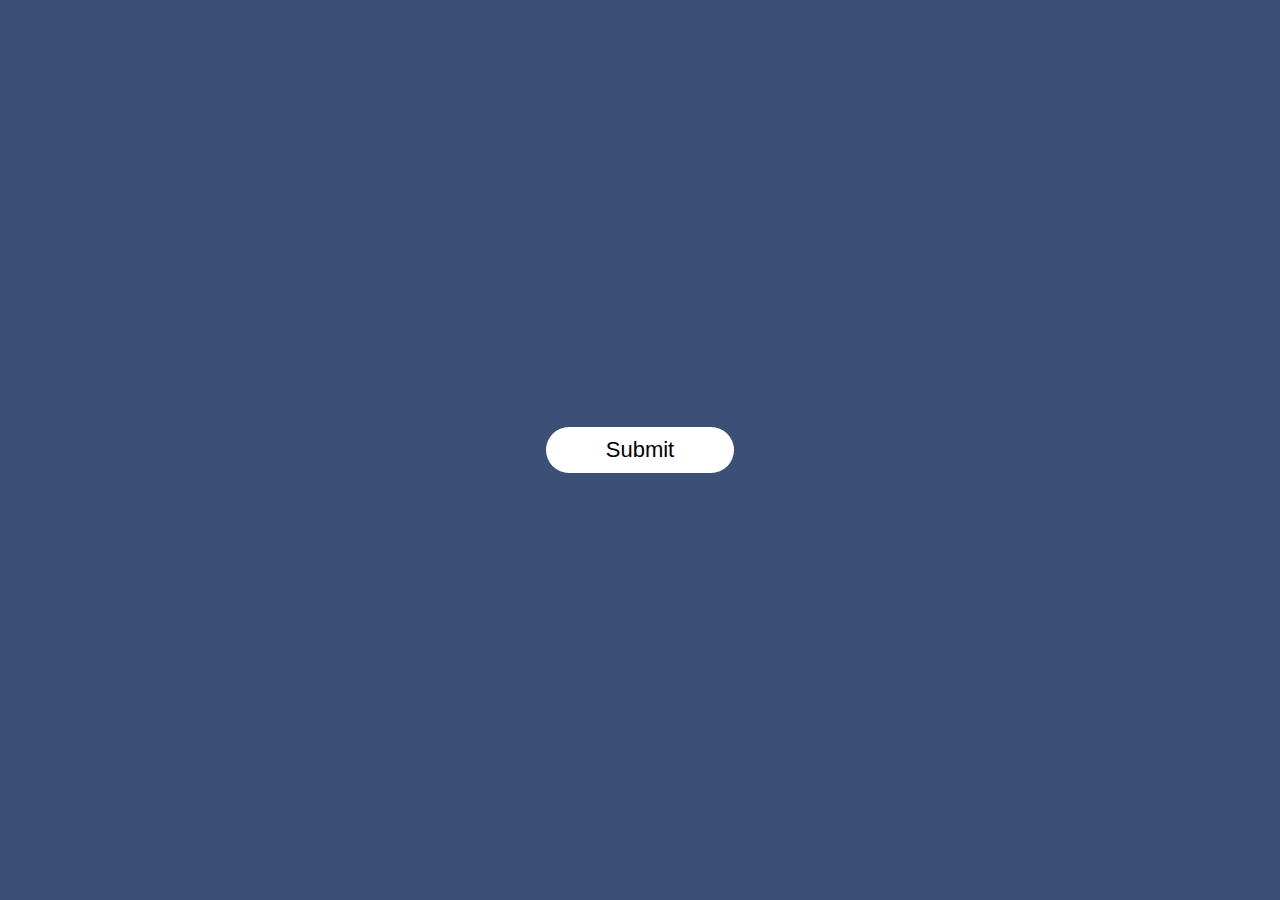
<file: thanks.html>
<!DOCTYPE html>
<html lang="en">
<head>
    <meta charset="UTF-8">
    <meta name="viewport" content="width=device-width, initial-scale=1.0">
    <title>Document</title>
    <link rel="stylesheet" href="stylezz.css">
</head>
<body>
    <div class="div container">
       <button type="submit" class="btn" onclick="openPopup()">Submit</button>
       <div class="popup" id="popup">
        <img src="img/chi.png">
        <h2>Thank You!</h2>
        <p>Your Message has been successfully submited. Thanks</p>
        <button type="button" onclick="closePopup()">OK</button>
       </div>
    </div>
    <script>
        let popup = document.getElementById("popup");

        function openPopup(){
            popup.classList.add("open-popup");
        }

        function closePopup(){
            popup.classList.remove("open-popup");
        }

        
    </script>
    
</body>
</html>
</file>
<file: css/style.css>
/*** Spinner Start ***/
/*** Spinner ***/
#spinner {
    opacity: 0;
    visibility: hidden;
    transition: opacity .5s ease-out, visibility 0s linear .5s;
    z-index: 99999;
}

#spinner.show {
    transition: opacity .5s ease-out, visibility 0s linear 0s;
    visibility: visible;
    opacity: 1;
}
/*** Spinner End ***/

.back-to-top {
    position: fixed;
    right: 30px;
    bottom: 30px;
    display: flex;
    width: 45px;
    height: 45px;
    align-items: center;
    justify-content: center;
    transition: 0.5s;
    z-index: 99;
}

/*** Button Start ***/
.btn {
    font-weight: 600;
    transition: .5s;
}

.btn-square {
    width: 32px;
    height: 32px;
}

.btn-sm-square {
    width: 34px;
    height: 34px;
}

.btn-md-square {
    width: 44px;
    height: 44px;
}

.btn-lg-square {
    width: 56px;
    height: 56px;
}

.btn-xl-square {
    width: 66px;
    height: 66px;
}

.btn-square,
.btn-sm-square,
.btn-md-square,
.btn-lg-square,
.btn-xl-square {
    padding: 0;
    display: flex;
    align-items: center;
    justify-content: center;
    font-weight: normal;
    border-radius: 50%;
}

.btn.btn-primary {
    background: var(--bs-primary) !important;
    color: var(--bs-white) !important;
    font-family: 'Roboto', sans-serif;
    border: none;
    font-weight: 400;
    transition: 0.5s;
}

.btn.btn-primary:hover {
    background: var(--bs-dark) !important;
    color: var(--bs-light) !important;
}

.btn.btn-dark {
    background: var(--bs-dark) !important;
    color: var(--bs-white) !important;
    font-family: 'Roboto', sans-serif;
    border: none;
    font-weight: 400;
    transition: 0.5s;
}

.btn.btn-dark:hover {
    background: var(--bs-white) !important;
    color: var(--bs-dark) !important;
}

.btn.btn-light {
    background: var(--bs-primary) !important;
    color: var(--bs-white) !important;
    font-family: 'Roboto', sans-serif;
    border: none;
    font-weight: 400;
    transition: 0.5s;
}

.btn.btn-light:hover {
    background: var(--bs-white) !important;
    color: var(--bs-dark) !important;
}
/*** Topbar Start ***/
.topbar {
    padding: 2px 10px 2px 20px;
    background: var(--bs-dark) !important;
}

@media (max-width: 768px) {
    .topbar {
        display: none;    
    }
}
/*** Topbar End ***/

/*** Navbar ***/
.sticky-top,
.sticky-top .container {
    transition: 0.5s !important;
}

.navbar .navbar-nav .nav-item.nav-link,
.navbar .navbar-nav .nav-link {
    color: var(--bs-dark) !important;
}

.navbar .navbar-nav .nav-item {
    position: relative;
    margin: 0 5px !important;
}

.navbar .navbar-nav .nav-item::before,
.navbar .navbar-nav .nav-item::after {
    position: absolute;
    content: "";
    width: 0;
    height: 0;
    
    transition: 0.5s;
}

.navbar .navbar-nav .nav-item::before {
    top: 0;
    left: 0;
}
.navbar .navbar-nav .nav-item::after {
    bottom: 0;
    right: 0;
}

.navbar .navbar-nav .nav-item:hover::after,
.navbar .navbar-nav .nav-item:hover::before,
.navbar .navbar-nav .nav-item.active::after,
.navbar .navbar-nav .nav-item.active::before {
    width: 100%;
    border-width: 1px;
}

.navbar .navbar-nav .nav-link:hover,
.navbar .navbar-nav .nav-link.active,
.sticky-top .navbar .navbar-nav .nav-link:hover,
.sticky-top .navbar .navbar-nav .nav-link.active {
    color: var(--bs-primary) !important;
    
}

.navbar .dropdown-toggle::after {
    border: none;
    content: "\f107" !important;
    font-family: "Font Awesome 5 Free";
    font-weight: 600;
    vertical-align: middle;
}

@media (min-width: 1200px) {
    .navbar .nav-item .dropdown-menu {
        display: block;
        visibility: hidden;
        top: 100%;
        transform: rotateX(-75deg);
        transform-origin: 0% 0%;
        border: 0;
        border-radius: 10px;
        margin-top: 20px !important;
        transition: .5s;
        opacity: 0;
        z-index: 9;
    }
}

@media (max-width: 1200px) {
    .navbar .nav-item .dropdown-menu {
        margin-top: 15px !important;
        transition: 0.5s;
    }
}

@media (max-width: 991px) {
    .navbar .navbar-nav .nav-item.nav-link {
        margin: 15px 0 !important;
    }

}

.dropdown .dropdown-menu a:hover {
    background: var(--bs-primary) !important;
    color: var(--bs-white);
}

.navbar .nav-item:hover .dropdown-menu {
    transform: rotateX(0deg);
    visibility: visible;
    background: var(--bs-light) !important;
    margin-top: 20px !important;
    transition: .5s;
    opacity: 1;
}

.navbar .navbar-toggler {
    padding: 8px 15px;
    color: var(--bs-dark);
    background: var(--bs-primary);
}

#searchModal .modal-content {
    background: rgba(250, 250, 250, .6);
}
/*** Navbar End ***/

/*** Carousel Header Start ***/
.header-carousel .header-carousel-item {
    position: relative;
    overflow: hidden;
    z-index: 1;
}


.header-carousel .header-carousel-item-img-1,
.header-carousel .header-carousel-item-img-2,
.header-carousel .header-carousel-item-img-3 {
    position: relative;
    overflow: hidden;
}

.header-carousel .header-carousel-item-img-1::before,
.header-carousel .header-carousel-item-img-2::before,
.header-carousel .header-carousel-item-img-3::before {
    content: "";
    position: absolute;
    width: 600px;
    height: 600px;
    top: -300px;
    right: -300px;
    border-radius: 300px;
    border: 100px solid rgba(68, 210, 246, 0.2);
    animation: RotateMoveCircle 10s linear infinite;
    background: transparent;
    z-index: 2 !important;
}

@keyframes RotateMoveCircle {
    0% {top: -400px;}
    50%   {right: -200px;}
    75%   {top: -200px;}
    100%  {top: -400px;}
}

.header-carousel .header-carousel-item-img-1::after,
.header-carousel .header-carousel-item-img-2::after,
.header-carousel .header-carousel-item-img-3::after {
    content: "";
    position: absolute;
    width: 150px;
    height: 1200px;
    top: -150px;
    left: 70px;
    transform: rotate(-30deg);
    background: rgba(68, 210, 246, 0.2);
    animation: RotateMoveRight 5s linear infinite;
    z-index: 2 !important;
}

@keyframes RotateMoveRight {
    0%   {left: 0px;}
    50%   {left: 70px;}
    100%  {left: 0px;}
}

.header-carousel .header-carousel-item::before {
    content: "";
    position: absolute;
    width: 300px;
    height: 1200px;
    top: -150px;
    left: -265px;
    transform: rotate(-30deg);
    background: var(--bs-dark);
    animation: RotateMoveLeft 5s linear infinite;
    opacity: 0.7;
    z-index: 2 !important;
}

@keyframes RotateMoveLeft {
    0%   {left: -240px;}
    50%   {left: -300px;}
    100%  {left: -240px;}
}

.header-carousel .header-carousel-item::after {
    content: "";
    position: absolute;
    width: 100%;
    height: 100%;
    top: 0;
    left: 0;
    background: rgba(0, 0, 0, 0.5);
    z-index: 2 !important;
}

.header-carousel .header-carousel-item .carousel-caption {
    position: absolute;
    width: 80%;
    height: 100%;
    top: 0;
    left: 50%;
    transform: translateX(-50%);
    display: flex;
    flex-direction: column;
    justify-content: center;
    z-index: 9;
}

@media (max-width: 992px) {
    .header-carousel .header-carousel-item .carousel-caption {
        width: 100% !important;
        margin-left: 0 !important;
        padding: 0 10px;
    }
    .header-carousel-item img {
        height: 700px;
        object-fit: cover;
    }

    .owl-prev,
    .owl-next {
        top: 40px !important;
    }

    .owl-prev {
        left: 65%;
    }
}
/*** Header Carousel End ***/

/*** Single Page Hero Header Start ***/
.bg-breadcrumb {
    position: relative;
    overflow: hidden;
    background: linear-gradient(rgba(0, 0, 0, 0.5), rgba(0, 0, 0, 0.5)), url(../img/food.jpg);
    background-position: center center;
    background-repeat: no-repeat;
    background-size: cover;
    padding: 60px 0 60px 0;
}

.bg-breadcrumb .breadcrumb-item a {
    color: var(--bs-white) !important;
}

.bg-breadcrumb .bg-breadcrumb-single {
    position: absolute;
    width: 500px;
    height: 1200px;
    top: 0px;
    left: 0;
    margin-left: 30px;
    transform: rotate(-30deg);
    background: var(--bs-dark);
    animation: RotateMoveLeft 5s linear infinite;
    opacity: 0.7;
    z-index: 2 !important;
}


.bg-breadcrumb::before {
    content: "";
    position: absolute;
    width: 400px;
    height: 400px;
    top: -150px;
    right: -150px;
    border-radius: 200px;
    border: 80px solid rgba(68, 210, 246, 0.2);
    animation: RotateMoveCircle 10s linear infinite;
    background: transparent;
    z-index: 2 !important;
}

@keyframes RotateMoveCircle {
    0% {top: -200px;}
    50%   {right: -100px;}
    75%   {top: -100px;}
    100%  {top: -200px;}
}


.bg-breadcrumb::after {
    content: "";
    position: absolute;
    width: 150px;
    height: 1200px;
    top: -150px;
    left: 0;
    margin-left: 160px;
    transform: rotate(-30deg);
    background: rgba(68, 210, 246, 0.2);
    animation: RotateMoveRight 5s linear infinite;
    z-index: 2 !important;
}
/*** Single Page Hero Header End ***/


/*** About Start ***/
.about .text {
    position: relative;
}

.about .text::after {
    content: "";
    width: 4px;
    height: 100%;
    position: absolute;
    top: 0;
    left: 0;
    background: var(--bs-primary);
}
/*** About End ***/

/*** Service Start ***/
.service .service-item {
    box-shadow: 0 0 45px rgba(0, 0, 0, 0.3);
}

.service .service-item .service-img {
    position: relative;
    overflow: hidden;
    border-top-left-radius: 10px;
    border-top-right-radius: 10px;
}

.service .service-item .service-img img {
    transition: 0.5s;
}

.service .service-item:hover .service-img img {
    transform: scale(1.2);
}

.service .service-item .service-img::after {
    content: "";
    width: 0;
    height: 0;
    position: absolute;
    top: 0;
    right: 0;
    border-top-left-radius: 10px;
    border-top-right-radius: 10px;
    background: rgba(68, 210, 246, 0.4);
    transition: 0.5s;
}

.service .service-item:hover .service-img::after {
    width: 100% !important;
    height: 100% !important;
}

.service .service-item .service-content {
    position: relative;
}

.service .service-item .service-content::after {
    content: "";
    width: 0;
    height: 0;
    position: absolute;
    bottom: 0;
    left: 0;
    border-bottom-left-radius: 10px;
    border-bottom-right-radius: 10px;
    background: var(--bs-dark);
    transition: 0.5s;
    z-index: 1;
}

.service .service-item:hover .service-content::after {
    width: 100% !important;
    height: 100% !important;
}

.service .service-item .service-content .service-content-inner {
    transition: 0.5s;
}

.service .service-item:hover .service-content .service-content-inner {
    position: relative;
    color: var(--bs-white) !important;
    transition: 0.5s;
    z-index: 2;
}

.service .service-item:hover .service-content .service-content-inner a.h4 {
    color: var(--bs-white) !important;
    transition: 0.5s;
}

.service .service-item:hover .service-content .service-content-inner a.h4:hover {
    color: var(--bs-primary) !important;
}
/*** Service End ***/

/*** Project Start ***/
.project .project-carousel.owl-carousel {
    height: 100%;
}

.project .project-carousel .project-item {
    position: relative;
    overflow: hidden;
}

.project .project-carousel .project-item .project-img {
    position: relative;
    overflow: hidden;
    border-radius: 10px;
}

.project .project-carousel .project-item .project-img::after {
    content: "";
    width: 100%;
    height: 0;
    position: absolute;
    top: 0;
    left: 0;
    border-radius: 10px;
    background: rgba(68, 210, 246, 0.4);
    transition: 0.5s;
}

.project .project-carousel .project-item:hover .project-img::after {
    height: 100%;
}

.project .project-carousel .project-item .project-img img {
    transition: 0.5s;
}

.project .project-carousel .project-item:hover .project-img img {
    transform: scale(1.2);
}

.project .project-carousel .project-item .project-content {
    position: relative;
    width: 75%;
    height: 100%;
    bottom: 50%; 
    left: 50%; 
    transform: translate(-50%, -50%);
    box-shadow: 0 0 45px rgba(0, 0, 0, 0.08);
}

.project .project-carousel .project-item .project-content::after {
    content: "";
    position: absolute;
    width: 100%;
    height: 0;
    bottom: 0;
    left: 0;
    border-radius: 10px !important;
    background: var(--bs-dark);
    transition: 0.5s;
}

.project .project-carousel .project-item .project-content .project-content-inner {
    position: relative;
    z-index: 2;
}

.project .project-carousel .project-item:hover .project-content .project-content-inner p,
.project .project-carousel .project-item:hover .project-content .project-content-inner a.h4,
.project .project-carousel .project-item:hover .project-content .project-content-inner .project-icon i {
    color: var(--bs-white) !important;
    transition: 0.5s;
}

.project .project-carousel .project-item:hover .project-content .project-content-inner a.h4:hover {
    color: var(--bs-primary) !important;
}

.project .project-carousel .project-item:hover .project-content::after {
    height: 100%;
}

.project-carousel .owl-dots {
    position: absolute;
    width: 100%;
    height: 40px;
    display: flex;
    align-items: center;
    justify-content: center;
    margin-top: -120px;
    transition: 0.5s;
}

.project-carousel .owl-dots .owl-dot {
    width: 20px;
    height: 20px;
    border-radius: 20px;
    margin-right: 15px;
    background: var(--bs-dark);
    transition: 0.5s;
}

.project-carousel .owl-dots .owl-dot.active {
    width: 30px;
    height: 30px;
    border-radius: 40px;
    border: 8px solid var(--bs-primary);
}
/*** Project End ***/

/*** Blog Start ***/
.blog .blog-item .project-img {
    position: relative;
    overflow: hidden;
    border-radius: 10px;
    transition: 0.5s;
}

.blog .blog-item .project-img .blog-plus-icon {
    position: absolute;
    width: 100%;
    height: 100%;
    top: 0;
    left: 0;
    border-radius: 10px;
    display: flex;
    align-items: center;
    justify-content: center;
    text-align: center;
    background: rgba(68, 210, 246, 0.2);
    transition: 0.5s;
    opacity: 0;
}

.blog .blog-item:hover .project-img .blog-plus-icon {
    opacity: 1;
}

.blog .blog-item .project-img img {
    transition: 0.5s;
}

.blog .blog-item:hover .project-img img {
    transform: scale(1.3);
}

/*** Blog End ***/

/*** Team Start ***/
.team .team-item {
    position: relative;
    overflow: hidden;
    border: 1px solid var(--bs-dark);
    transition: 0.5s;
}

.team .team-item:hover {
    border: none !important;
}

.team .team-item::after {
    content: "";
    width: 0;
    height: 0;
    position: absolute;
    top: 0;
    left: 0;
    border-radius: 10px;
    border: 1px solid;
    border-color: var(--bs-primary) transparent transparent var(--bs-primary) !important;
    z-index: 5;
    transition: 1s;
    opacity: 0;
}

.team .team-item::before {
    content: "";
    width: 0;
    height: 0;
    position: absolute;
    bottom: 0;
    right: 0;
    border-radius: 10px;
    border: 1px solid;
    border-color: transparent var(--bs-primary) var(--bs-primary) transparent !important;
    z-index: 5;
    transition: 1s;
    opacity: 0;
}

.team .team-item:hover:after,
.team .team-item:hover::before {
    width: 100% !important;
    height: 100% !important;
    opacity: 1;
}

.team .team-item .team-img {
    position: relative;
    overflow: hidden;
}

.team .team-item .team-img::after {
    content: "";
    width: 100%;
    height: 0;
    position: absolute;
    top: 0;
    left: 0;
    border-top-left-radius: 10px;
    border-top-right-radius: 10px;
    background: rgba(68, 210, 246, 0.2);
    transition: 0.5s;
}

.team .team-item:hover .team-img::after {
    height: 100%;
}

.team .team-item .team-img .team-icon {
    position: absolute;
    top: 15px;
    right: 15px;
    z-index: 8;
    transition: 0.5s;
}

.team .team-item .team-img .team-icon .team-icon-share {
    position: relative;
    margin-top: -200px;
    transition: 0.5s;
    z-index: 9;
}

.team .team-item:hover .team-img .team-icon .team-icon-share {
    margin-top: 0 !important;
}

.team .team-item .team-content {
    position: relative;
}

.team .team-item .team-content::after {
    content: "";
    width: 0;
    height: 0;
    position: absolute;
    top: 0;
    left: 0;
    background: var(--bs-primary) !important;
    transition: 0.5s;
}

.team .team-item .team-content::before {
    content: "";
    width: 0;
    height: 0;
    position: absolute;
    bottom: 0;
    right: 0;
    border-bottom-left-radius: 10px;
    border-bottom-right-radius: 10px;
    background: var(--bs-primary) !important;
    transition: 0.5s;
}

.team .team-item:hover .team-content::after,
.team .team-item:hover .team-content::before {
    width: 100% !important;
    height: 50% !important;
}

.team .team-item:hover .team-content .team-content-inner {
    position: relative;
    color: var(--bs-white);
    z-index: 2;
}

.team .team-item .team-content .team-content-inner h4,
.team .team-item .team-content .team-content-inner p {
    transition: 0.5s;
}

.team .team-item:hover .team-content .team-content-inner p {
    color: var(--bs-white) !important;
}

.team .team-item:hover .team-content .team-content-inner h4 {
    color: var(--bs-dark) !important;
}
/*** Team End ***/

/*** Testimonial Start ***/
.testimonial .testimonial-carousel {
    position: relative;
}

.testimonial .testimonial-carousel .owl-dots {
    margin-top: 30px;
    display: flex;
    align-items: center;
    justify-content: center;
}

.testimonial .testimonial-carousel .owl-dot {
    position: relative;
    display: inline-block;
    margin: 0 5px;
    width: 15px;
    height: 15px;
    background: var(--bs-light);
    border: 1px solid var(--bs-primary);
    border-radius: 10px;
    transition: 0.5s;
}

.testimonial .testimonial-carousel .owl-dot.active {
    width: 40px;
    background: var(--bs-primary);
}
/*** Testimonial End ***/

/*** FAQ'S Start ***/
.faq {
    position: relative;
    overflow: hidden;
}

.faq::after {
    content: "";
    width: 100%;
    height: 100%;
    position: absolute;
    top: 0;
    right: 0;
    background-image: url(../img/bg.png);
    object-fit: cover;
    z-index: -1;
}

.faq .faq-img {
    position: relative;
}

.faq .faq-img .faq-btn {
    position: absolute;
    bottom: 20px;
    right: 20px;
}

/*** FAQ'S End ***/

/*** Footer Start ***/
.footer {
    background: var(--bs-dark);
}
.footer .footer-item a {
    line-height: 35px;
    color: var(--bs-body);
    transition: 0.5s;
}

.footer .footer-item p {
    line-height: 35px;
}

.footer .footer-item a:hover {
    letter-spacing: 1px;
    color: var(--bs-primary);
}

.footer .footer-item-post a {
    transition: 0.5s;
}

.footer .footer-item-post a:hover {
    color: var(--bs-primary) !important;
}

.footer .footer-item-post .footer-btn a {
    transition: 0.5s;
}

.footer .footer-item-post .footer-btn a:hover {
    color: var(--bs-dark);
}
/*** Footer End ***/

/*** copyright Start ***/
.copyright {
    border-top: 1px solid rgba(255, 255, 255, 0.08);
    background: var(--bs-dark) !important;
}
/*** copyright end ***/
</file>
<file: stylezz.css>
*{
    margin: 0;
    padding: 0;
    box-sizing: border-box;
    font-family: sans-serif;
}

.container{
    width: 100%;
    height: 100vh;
    background: #3c5077;
    display: flex;
    align-items: center;
    justify-content: center;
}

.btn{
    padding: 10px 60px;
    background: #fff;
    border: 0;
    outline: none;
    cursor: pointer;
    font-size: 22px;
    font-weight: 500;
    border-radius: 30px  ;
}

.popup{
    width: 400px;
    background: #fff;
    border-radius: 6px;
    position: absolute;
    top: 0%;
    left: 50%;
    transform: translate(-50%, -50%) scale(0.1 );
    text-align: center;
    padding: 0 30px 30px;
    color: #333;
    visibility: hidden;
    transition: transform 0.4s, top 0.4s ;
}

.open-popup{
    visibility: visible;
    top:50%;
    transform: translate(-50%, -50%) scale(1);
}

.popup img{
    width: 100px;
    margin-top: -50px;
    border-radius: 50%;
    box-shadow: 0 2px 5px rgba(0, 0, 0, 0.8);
}

.popup h2{
    font-size: 38px;
    font-weight: 500;
    margin: 30px 0 10px;
}

.popup button{
    width: 100%;
    margin-top: 50px;
    padding: 10px 0;
    background: #6fd649;
    color: #fff;
    border: 0;
    outline: none;
    font-size: 18px;
    border-radius: 4px;
    cursor: pointer;
    box-shadow: 0 2px 5px rgba(0, 0, 0, 0.4);
}
</file>
